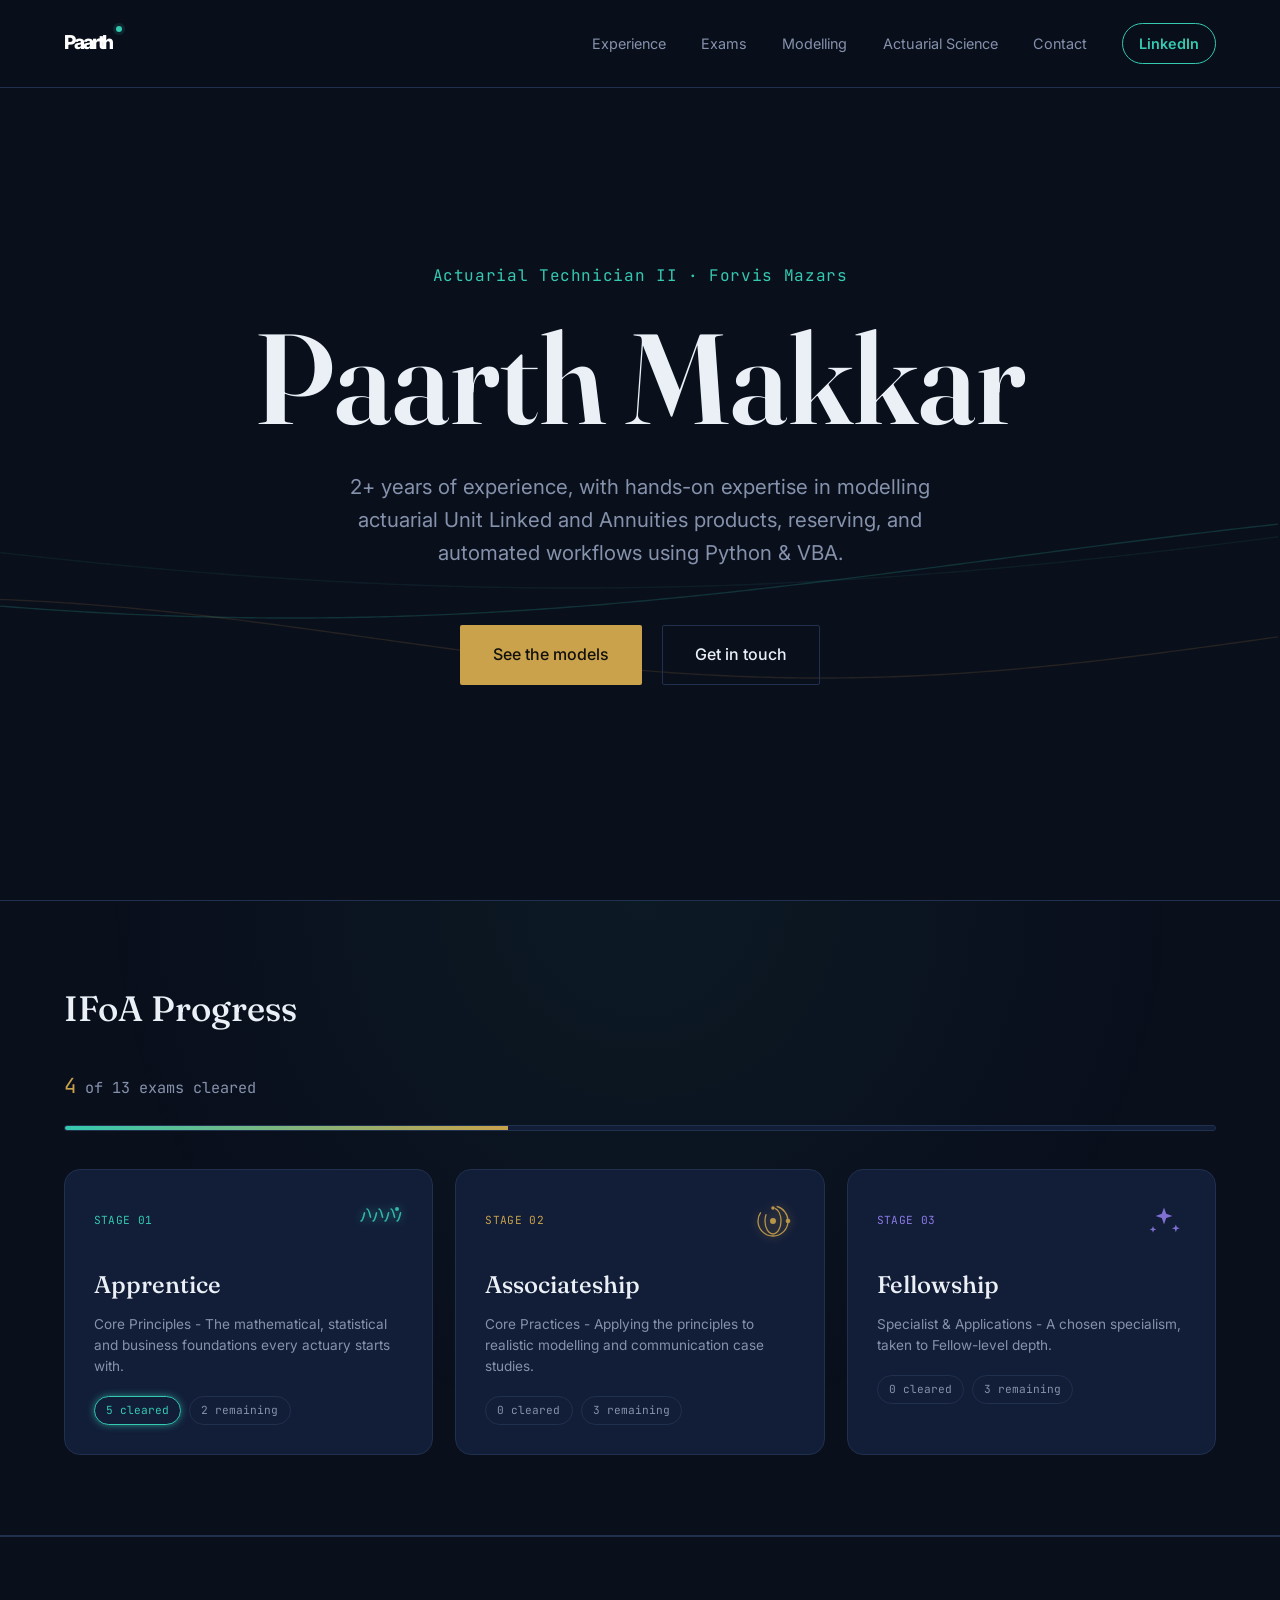
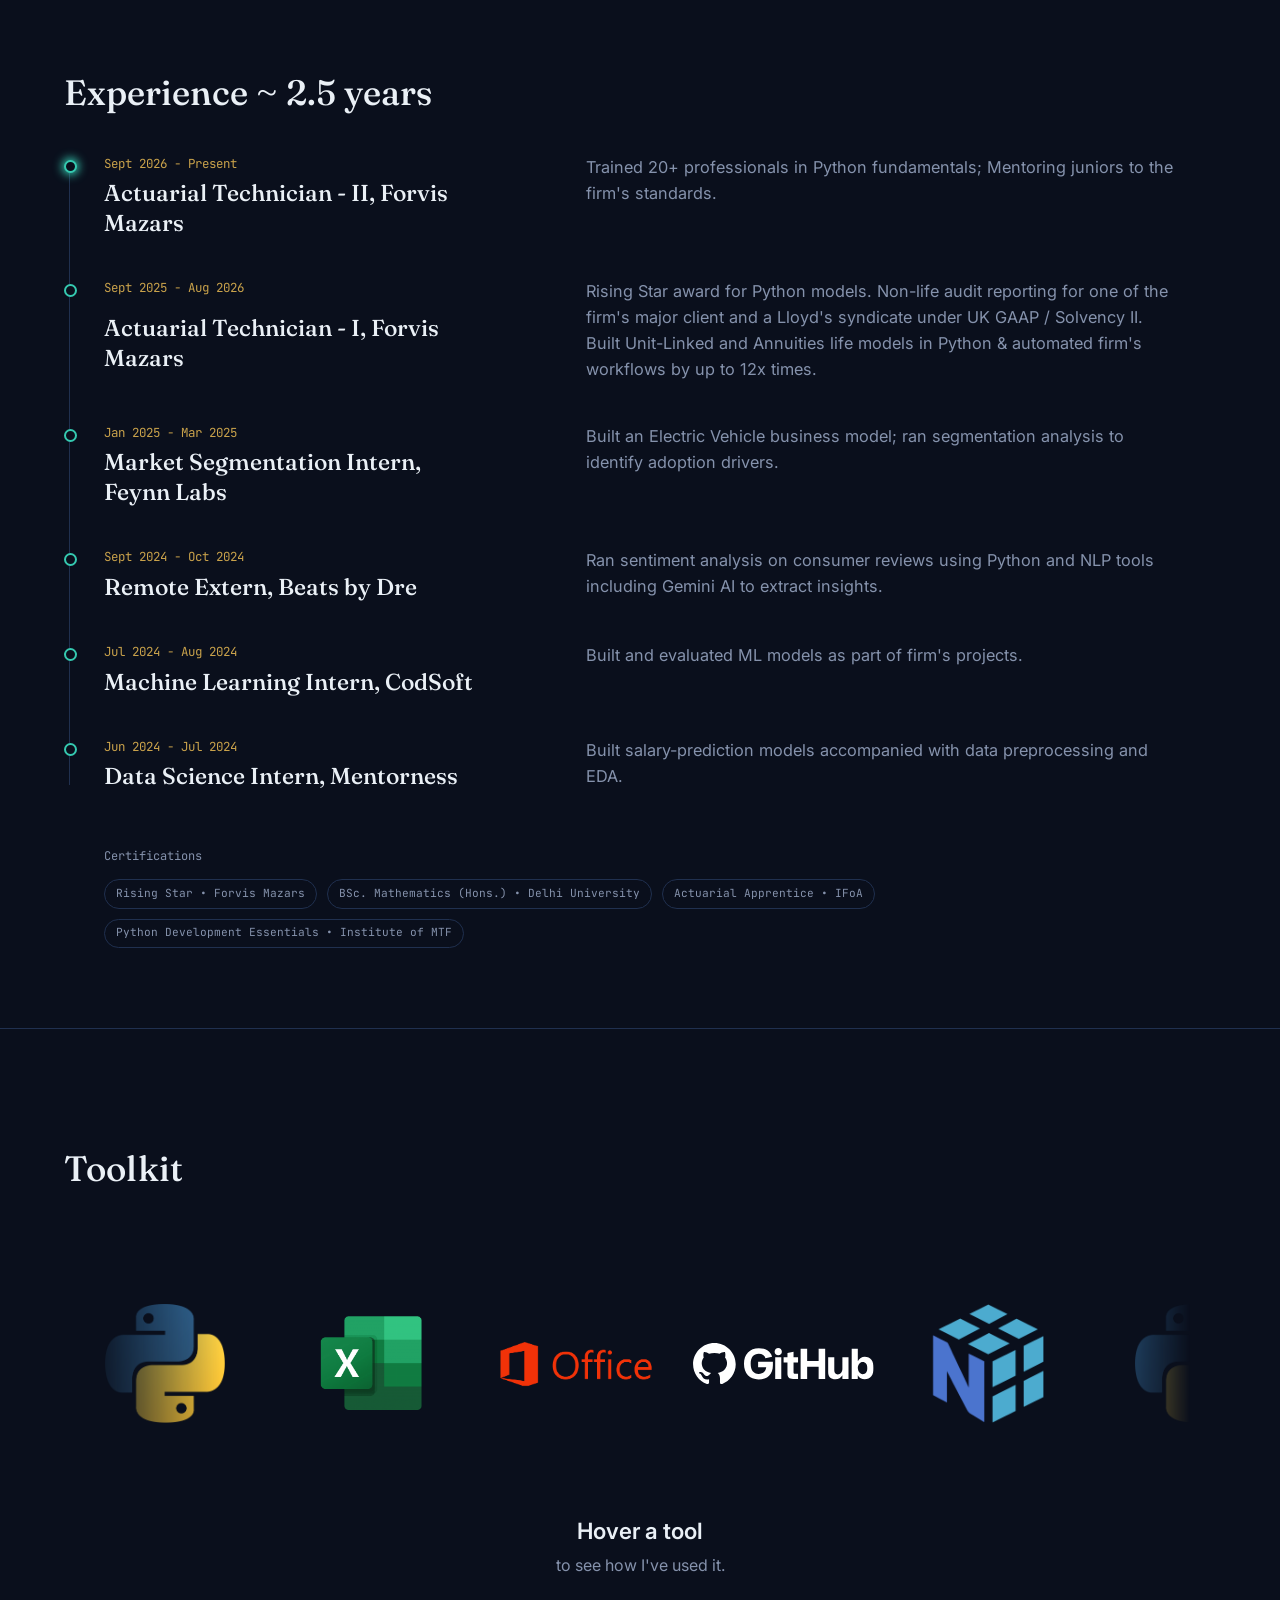
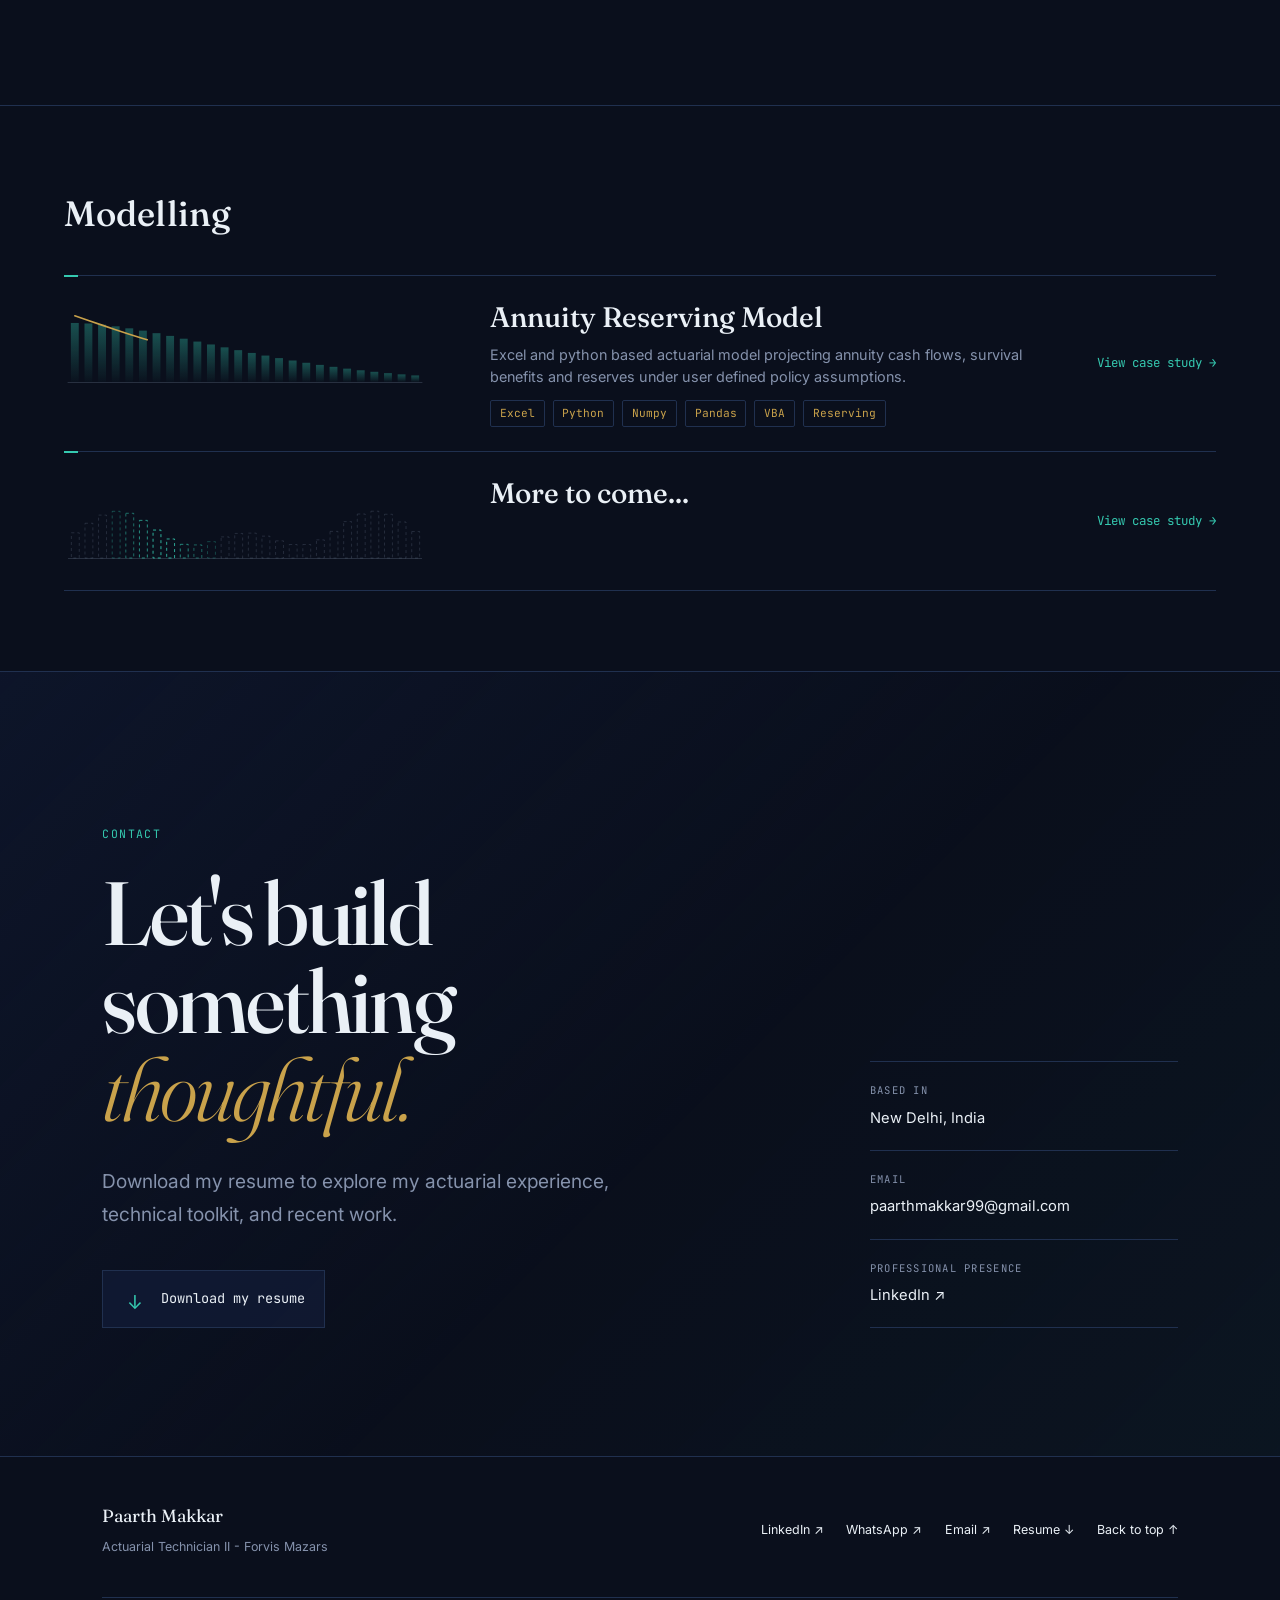
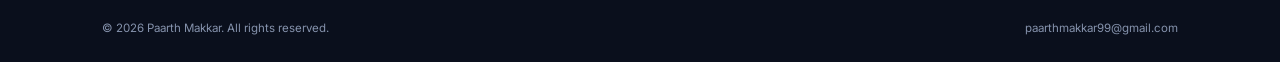
<file: index.html>
<!DOCTYPE html>
<html lang="en">
<head>
<meta charset="UTF-8">
<meta name="viewport" content="width=device-width, initial-scale=1.0">
<title>Paarth Makkar • Actuarial Technician</title>
<script async src="https://www.googletagmanager.com/gtag/js?id=G-KG7TGZZYTG"></script>
<script>
  window.dataLayer = window.dataLayer || [];
  function gtag(){dataLayer.push(arguments);}
  gtag('js', new Date());
  gtag('config', 'G-KG7TGZZYTG');
</script>
<link rel="preconnect" href="https://fonts.googleapis.com">
<link href="https://fonts.googleapis.com/css2?family=Fraunces:opsz,wght@9..144,300;9..144,500;9..144,600&family=Inter:wght@400;500;600&family=JetBrains+Mono:wght@400;500&display=swap" rel="stylesheet">
<link rel="stylesheet" href="assets/css/base.css">
<link rel="stylesheet" href="assets/css/style.css">
<link rel="icon" type="image/x-icon" href="assets/favicon.ico">
</head>
<body>

<canvas id="bg-curve"></canvas>

<header class="nav" id="top">
  <div class="nav__logo" aria-label="Paarth Makkar logo">
    <a href="./" aria-label="Go to home page">
      <span class="nav__logo-mark" aria-hidden="true">Paarth</span>
    </a>
  </div>
  <nav class="nav__links">
    <a href="#work">Experience</a>
    <a href="#exams">Exams</a>
    <a href="#modelling">Modelling</a>
    <a href="pages/actuarial-science/">Actuarial Science</a>
    <a href="#contact">Contact</a>
    <a class="nav__linkedin" href="https://www.linkedin.com/in/paarthmakkar" target="_blank" rel="noopener noreferrer" aria-label="Visit Paarth Makkar on LinkedIn">LinkedIn</a>
  </nav>
</header>

<main>

  <!-- HERO -->
  <section class="hero">
    <div class="hero__text">
      <p class="hero__eyebrow">Actuarial Technician II · Forvis Mazars</p>
      <h1 class="hero__title">Paarth Makkar</h1>
      <p class="hero__lede">2+ years of experience, with hands-on expertise in modelling actuarial Unit Linked and Annuities products, reserving, and automated workflows using Python & VBA.</p>
      <div class="hero__actions">
        <a href="#modelling" class="btn btn--primary">See the models</a>
        <a href="#contact" class="btn btn--ghost">Get in touch</a>
      </div>
    </div>
  </section>

  <!-- EXAMS -->
  <section class="exams" id="exams">
    <div class="exams__inner">
      <h2 class="section-title">IFoA Progress</h2>
      <p class="exams__caption"><span class="exams__count" data-target="5">0</span> of 13 exams cleared</p>
      <div class="exams__track">
        <div class="exams__fill" data-target="38.5"></div>
      </div>
      <div class="branch-grid">
        <article class="branch branch--teal">
          <div class="branch__top">
            <span class="branch__label">STAGE 01</span>
            <svg class="branch__icon icon-wave" viewBox="0 0 44 44" fill="none" stroke="currentColor" stroke-width="1.6" stroke-linecap="round" aria-hidden="true">
              <path class="wave-path" d="M2 22c3 0 3-12 6-12s3 12 6 12 3-12 6-12 3 12 6 12 3-12 6-12 3 12 6 12 3-12 6-12"/>
              <circle class="wave-pulse" cx="38" cy="10" r="2" fill="currentColor" stroke="none"/>
            </svg>
          </div>
          <h3 class="branch__title">Apprentice</h3>
          <p class="branch__desc">Core Principles - The mathematical, statistical and business foundations every actuary starts with.</p>
          <div class="branch__pills">
            <span class="pill pill--glow">5 cleared</span>
            <span class="pill">2 remaining</span>
          </div>
          <div class="branch__exams">
            <span class="ex ex--done">CB1</span>
            <span class="ex ex--done">CM1</span>
            <span class="ex ex--done">CM2</span>
            <span class="ex ex--done">CS1</span>
            <span class="ex ex--done">CS2</span>
            <span class="ex">CB2</span>
            <span class="ex">CB3</span>
          </div>
        </article>

        <article class="branch branch--gold">
          <div class="branch__top">
            <span class="branch__label">STAGE 02</span>
            <svg class="branch__icon icon-orbit" viewBox="0 0 44 44" fill="none" stroke="currentColor" stroke-width="1.3" aria-hidden="true">
              <circle class="orbit-ring orbit-ring--outer" cx="22" cy="22" r="15"/>
              <ellipse class="orbit-ring orbit-ring--inner" cx="22" cy="22" rx="8" ry="13"/>
              <circle class="orbit-core" cx="22" cy="22" r="3" fill="currentColor" stroke="none"/>
              <circle class="orbit-dot orbit-dot--one" cx="37" cy="22" r="2.3" fill="currentColor" stroke="none"/>
              <circle class="orbit-dot orbit-dot--two" cx="22" cy="9" r="1.8" fill="currentColor" stroke="none"/>
            </svg>
          </div>
          <h3 class="branch__title">Associateship</h3>
          <p class="branch__desc">Core Practices - Applying the principles to realistic modelling and communication case studies.</p>
          <div class="branch__pills">
            <span class="pill">0 cleared</span>
            <span class="pill">3 remaining</span>
          </div>
          <div class="branch__exams">
            <span class="ex">CP1</span>
            <span class="ex">CP2</span>
            <span class="ex">CP3</span>
          </div>
        </article>

        <article class="branch branch--violet">
          <div class="branch__top">
            <span class="branch__label">STAGE 03</span>
            <svg class="branch__icon icon-stars" viewBox="0 0 26 26" fill="currentColor" stroke="none">
              <path class="star star--a" d="M13 5l1.3 3.7L18 10l-3.7 1.3L13 15l-1.3-3.7L8 10l3.7-1.3L13 5Z"/>
              <path class="star star--b" d="M20 15l0.6 1.7L22.3 17.3l-1.7 0.6L20 19.6l-0.6-1.7L17.7 17.3l1.7-0.6L20 15Z"/>
              <path class="star star--c" d="M6.5 16l0.5 1.5L8.5 18l-1.5 0.5L6.5 20l-0.5-1.5L4.5 18l1.5-0.5L6.5 16Z"/>
            </svg>
          </div>
          <h3 class="branch__title">Fellowship</h3>
          <p class="branch__desc">Specialist &amp; Applications - A chosen specialism, taken to Fellow-level depth.</p>
          <div class="branch__pills">
            <span class="pill">0 cleared</span>
            <span class="pill">3 remaining</span>
          </div>
          <div class="branch__exams">
            <span class="ex">SP</span>
            <span class="ex">SA</span>
            <span class="ex">FA</span>
          </div>
        </article>
      </div>
    </div>
  </section>

  <!-- EXPERIENCE -->
  <section class="timeline" id="work">
    <div class="timeline__layout">
      <div class="timeline__main">
        <h2 class="section-title">Experience <span id="experience-years"></span></h2>
        <ol class="timeline__list">
          <li class="tl-item tl-item--current">
            <span class="tl-item__date">Sept 2026 - Present</span>
            <h3 class="tl-item__role">Actuarial Technician - II, Forvis Mazars</h3>
            <p class="tl-item__desc">Trained 20+ professionals in Python fundamentals; Mentoring juniors to the firm's standards.</p>
          </li>
          <li class="tl-item">
            <span class="tl-item__date">Sept 2025 - Aug 2026</span>
            <h3 class="tl-item__role">Actuarial Technician - I, Forvis Mazars</h3>
            <p class="tl-item__desc">Rising Star award for Python models. Non-life audit reporting for one of the firm's major client and a Lloyd's syndicate under UK GAAP / Solvency II. Built Unit-Linked and Annuities life models in Python & automated firm's workflows by up to 12x times.</p>
          </li>
          <li class="tl-item">
            <span class="tl-item__date">Jan 2025 - Mar 2025</span>
            <h3 class="tl-item__role">Market Segmentation Intern, Feynn Labs</h3>
            <p class="tl-item__desc">Built an Electric Vehicle business model; ran segmentation analysis to identify adoption drivers.</p>
          </li>
          <li class="tl-item">
            <span class="tl-item__date">Sept 2024 - Oct 2024</span>
            <h3 class="tl-item__role">Remote Extern, Beats by Dre</h3>
            <p class="tl-item__desc">Ran sentiment analysis on consumer reviews using Python and NLP tools including Gemini AI to extract insights.</p>
          </li>
          <li class="tl-item">
            <span class="tl-item__date">Jul 2024 - Aug 2024</span>
            <h3 class="tl-item__role">Machine Learning Intern, CodSoft</h3>
            <p class="tl-item__desc">Built and evaluated ML models as part of firm's projects.</p>
          </li>
          <li class="tl-item">
            <span class="tl-item__date">Jun 2024 - Jul 2024</span>
            <h3 class="tl-item__role">Data Science Intern, Mentorness</h3>
            <p class="tl-item__desc">Built salary-prediction models accompanied with data preprocessing and EDA.</p>
          </li>
        </ol>

        <div class="certs">
          <span class="cert-label">Certifications</span>
          <div class="cert-pills">
            <span class="pill">Rising Star • Forvis Mazars</span>
            <span class="pill">BSc. Mathematics (Hons.) • Delhi University</span>
            <span class="pill">Actuarial Apprentice • IFoA</span>
            <span class="pill">Python Development Essentials • Institute of MTF </span>
          </div>
        </div>
      </div>

    </div>
  </section>

  <!-- TOOLKIT -->
  <section class="toolkit" id="toolkit">
    <h2 class="section-title">Toolkit</h2>
    <div class="skills__marquee">
      <div class="skills__track">
            <div class="skill-tile" data-name="Python" data-use="Core programming language for actuarial modelling - used to build unit-linked and annuities reserving models."><img src="assets/images/logos/python.png" alt="Python logo"></div>
            <div class="skill-tile" data-name="Excel" data-use="Advanced spreadsheet modelling - used for Solvency II and UK GAAP audit reporting and analysis."><img src="assets/images/logos/excel.png" alt="Excel logo"></div>
            <div class="skill-tile" data-name="MS Office" data-use="Core business productivity suite - used for reporting, analysis, modelling, and document workflows in actuarial engagements."><img src="assets/images/logos/office.png" alt="Microsoft Office logo"></div>
            <div class="skill-tile" data-name="GitHub" data-use="Version control for models - version-controlled Python life models on GitHub."><img src="assets/images/logos/github.svg" alt="GitHub logo"></div>
            <div class="skill-tile" data-name="NumPy" data-use="Numerical computing for actuarial and data analysis - used for fast array-based calculations in Python."><img src="assets/images/logos/numpy.png" alt="NumPy logo"></div>
            <div class="skill-tile" aria-hidden="true" data-name="Python" data-use="Core programming language for actuarial modelling - used to build unit-linked and annuities reserving models."><img src="assets/images/logos/python.png" alt=""></div>
            <div class="skill-tile" aria-hidden="true" data-name="Excel" data-use="Advanced spreadsheet modelling - used for Solvency II and UK GAAP audit reporting and analysis."><img src="assets/images/logos/excel.png" alt=""></div>
            <div class="skill-tile" aria-hidden="true" data-name="MS Office" data-use="Core business productivity suite - used for reporting, analysis, modelling, and document workflows in actuarial engagements."><img src="assets/images/logos/office.png" alt=""></div>
            <div class="skill-tile" aria-hidden="true" data-name="GitHub" data-use="Version control for models - version-controlled Python life models on GitHub."><img src="assets/images/logos/github.svg" alt=""></div>
            <div class="skill-tile" aria-hidden="true" data-name="NumPy" data-use="Numerical computing for actuarial and data analysis - used for fast array-based calculations in Python."><img src="assets/images/logos/numpy.png" alt=""></div>
            <div class="skill-tile" aria-hidden="true" data-name="Python" data-use="Core programming language for actuarial modelling - used to build unit-linked and annuities reserving models."><img src="assets/images/logos/python.png" alt="Python logo"></div>
            <div class="skill-tile" aria-hidden="true" data-name="Excel" data-use="Advanced spreadsheet modelling - used for Solvency II and UK GAAP audit reporting and analysis."><img src="assets/images/logos/excel.png" alt="Excel logo"></div>
            <div class="skill-tile" aria-hidden="true" data-name="MS Office" data-use="Core business productivity suite - used for reporting, analysis, modelling, and document workflows in actuarial engagements."><img src="assets/images/logos/office.png" alt="Microsoft Office logo"></div>
            <div class="skill-tile" aria-hidden="true" data-name="GitHub" data-use="Version control for models - version-controlled Python life models on GitHub."><img src="assets/images/logos/github.svg" alt="GitHub logo"></div>
            <div class="skill-tile" aria-hidden="true" data-name="NumPy" data-use="Numerical computing for actuarial and data analysis - used for fast array-based calculations in Python."><img src="assets/images/logos/numpy.png" alt=""></div>
      </div>
    </div>
    <div class="skills__info" id="skills-info">
      <p class="skills__info-tool">Hover a tool</p>
      <p class="skills__info-use">to see how I've used it.</p>
    </div>
  </section>

  <!-- MODELLING -->
  <section class="modelling" id="modelling">
    <div class="modelling__head">
      <h2 class="section-title">Modelling</h2>
    </div>
    <div class="model-grid" id="model-grid">
      <a class="model-card model-card--link" href="pages/annuity-reserving/">
        <div class="model-card__chart" data-chart="reserve"></div>
        <h3 class="model-card__title">Annuity Reserving Model</h3>
        <p class="model-card__desc">Excel and python based actuarial model projecting annuity cash flows, survival benefits and reserves under user defined policy assumptions.</p>
        <div class="model-card__tags"><span>Excel</span><span>Python</span><span>Numpy</span><span>Pandas</span><span>VBA</span><span>Reserving</span></div>
        <span class="model-card__cta">View case study →</span>
      </a>
      <article class="model-card">
        <div class="model-card__chart" data-chart="unitlinked"></div>
        <h3 class="model-card__title">More to come...</h3>
        <a class="model-card__cta" href="#contact">View case study →</a>
      </article>
    </div>
  </section>

  <!-- CONTACT -->
  <section class="contact" id="contact">
    <div class="contact__inner">
      <div class="contact__intro">
        <p class="contact__eyebrow">Contact</p>
        <h2 class="contact__title">Let's build something<br><em>thoughtful.</em></h2>
        <p class="contact__lede">Download my resume to explore my actuarial experience, technical toolkit, and recent work.</p>
          <a class="contact__resume" href="documents/Paarth%20Makkar%20-%205%20papers%20-%202%20years%20exp.pdf" download="Paarth-Makkar-Resume.pdf">
          <span class="contact__resume-icon" aria-hidden="true">↓</span>
          <span>Download my resume</span>
        </a>
      </div>

      <div class="contact__details">
        <div class="contact__detail">
          <span class="contact__detail-label">Based in</span>
          <span>New Delhi, India</span>
        </div>
        <div class="contact__detail">
          <span class="contact__detail-label">Email</span>
          <a href="mailto:paarthmakkar99@gmail.com">paarthmakkar99@gmail.com</a>
        </div>
        <div class="contact__detail">
          <span class="contact__detail-label">Professional presence</span>
          <a href="https://www.linkedin.com/in/paarthmakkar" target="_blank" rel="noopener noreferrer">LinkedIn <span aria-hidden="true">↗</span></a>
        </div>
      </div>
    </div>
  </section>

</main>

<footer class="footer">
  <div class="footer__inner">
    <div class="footer__identity">
      <span class="footer__name">Paarth Makkar</span>
      <span>Actuarial Technician II - Forvis Mazars</span>
    </div>
    <nav class="footer__links" aria-label="Footer links">
      <a href="https://www.linkedin.com/in/paarthmakkar" target="_blank" rel="noopener noreferrer">LinkedIn <span aria-hidden="true">↗</span></a>
      <a href="https://wa.me/917982796215" target="_blank" rel="noopener noreferrer">WhatsApp <span aria-hidden="true">↗</span></a>
      <a href="mailto:paarthmakkar99@gmail.com">Email <span aria-hidden="true">↗</span></a>
      <a href="documents/Paarth%20Makkar%20-%205%20papers%20-%202%20years%20exp.pdf" download="Paarth-Makkar-Resume.pdf">Resume <span aria-hidden="true">↓</span></a>
      <a href="#top">Back to top <span aria-hidden="true">↑</span></a>
    </nav>
  </div>
  <div class="footer__base">
    <span>© <span id="year"></span> Paarth Makkar. All rights reserved.</span>
    <a href="mailto:paarthmakkar99@gmail.com">paarthmakkar99@gmail.com</a>
  </div>
</footer>

<script src="assets/js/script.js"></script>
</body>
</html>
</file>
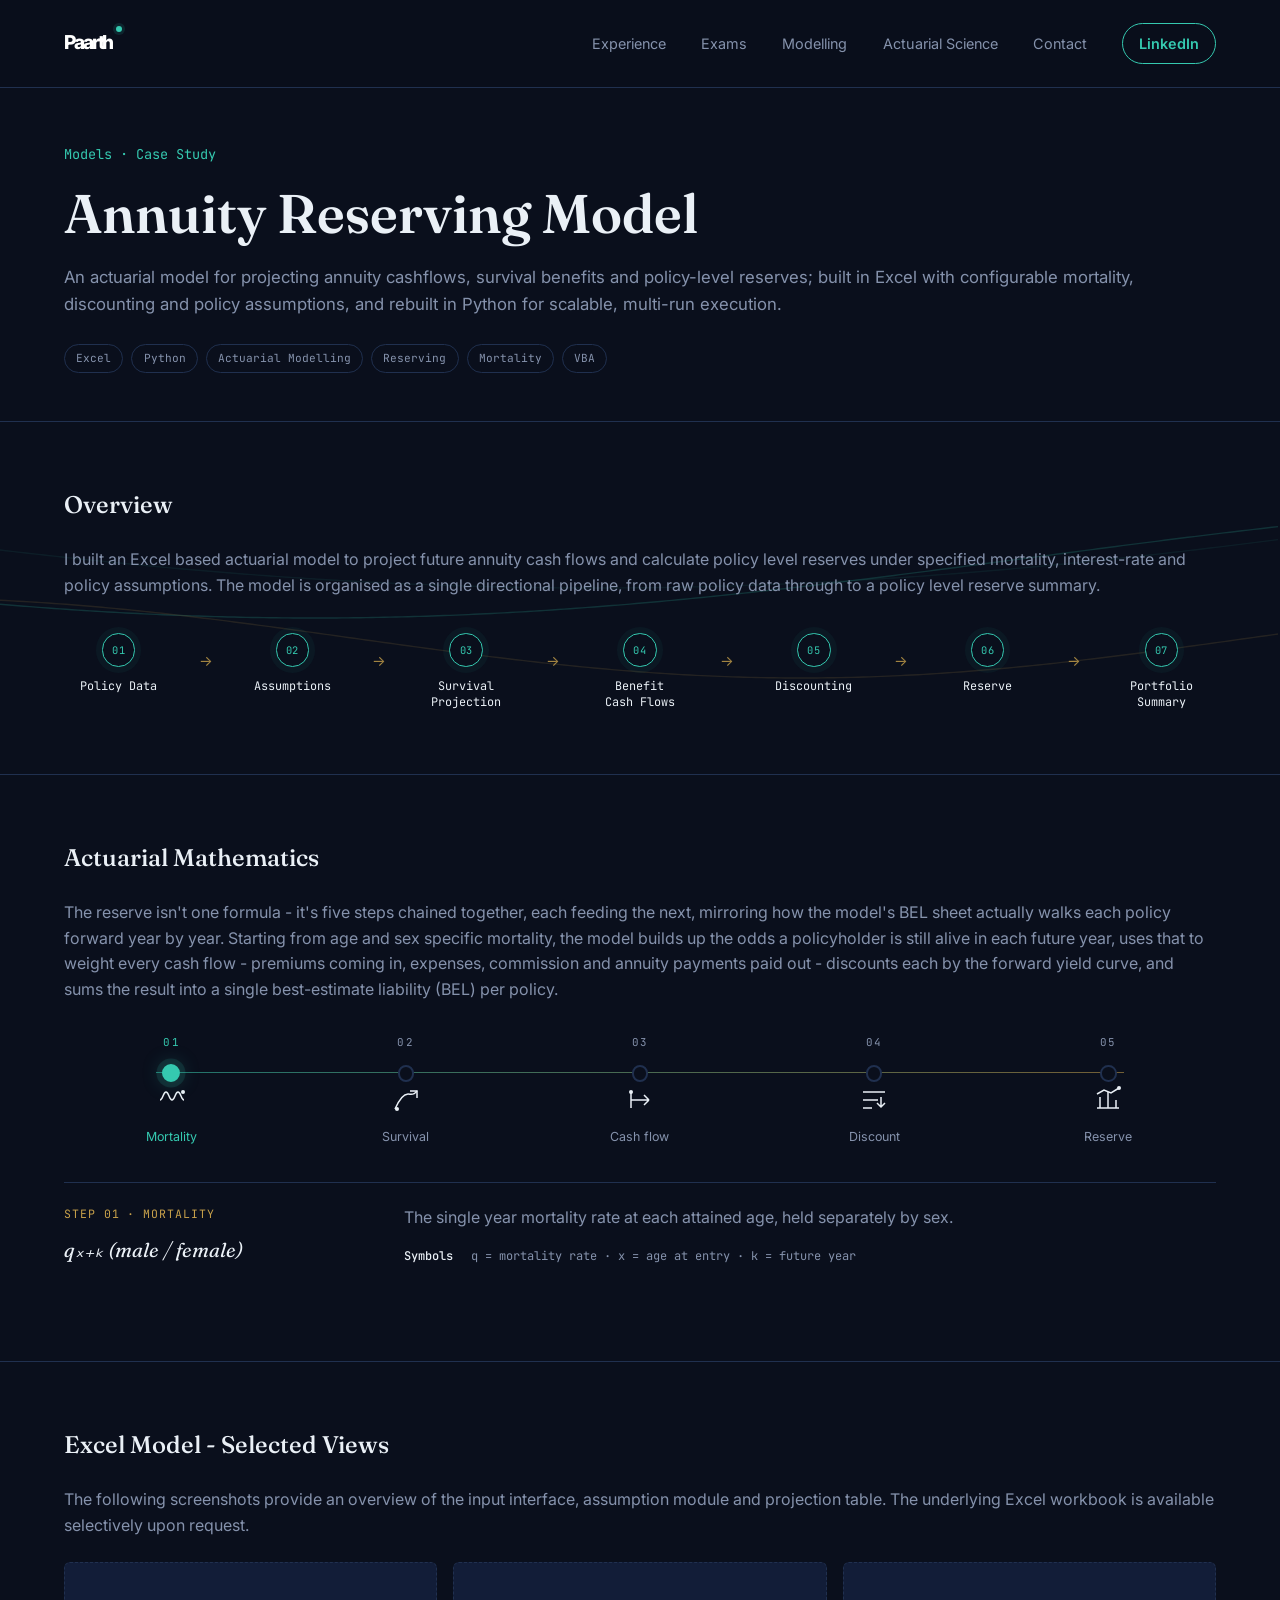
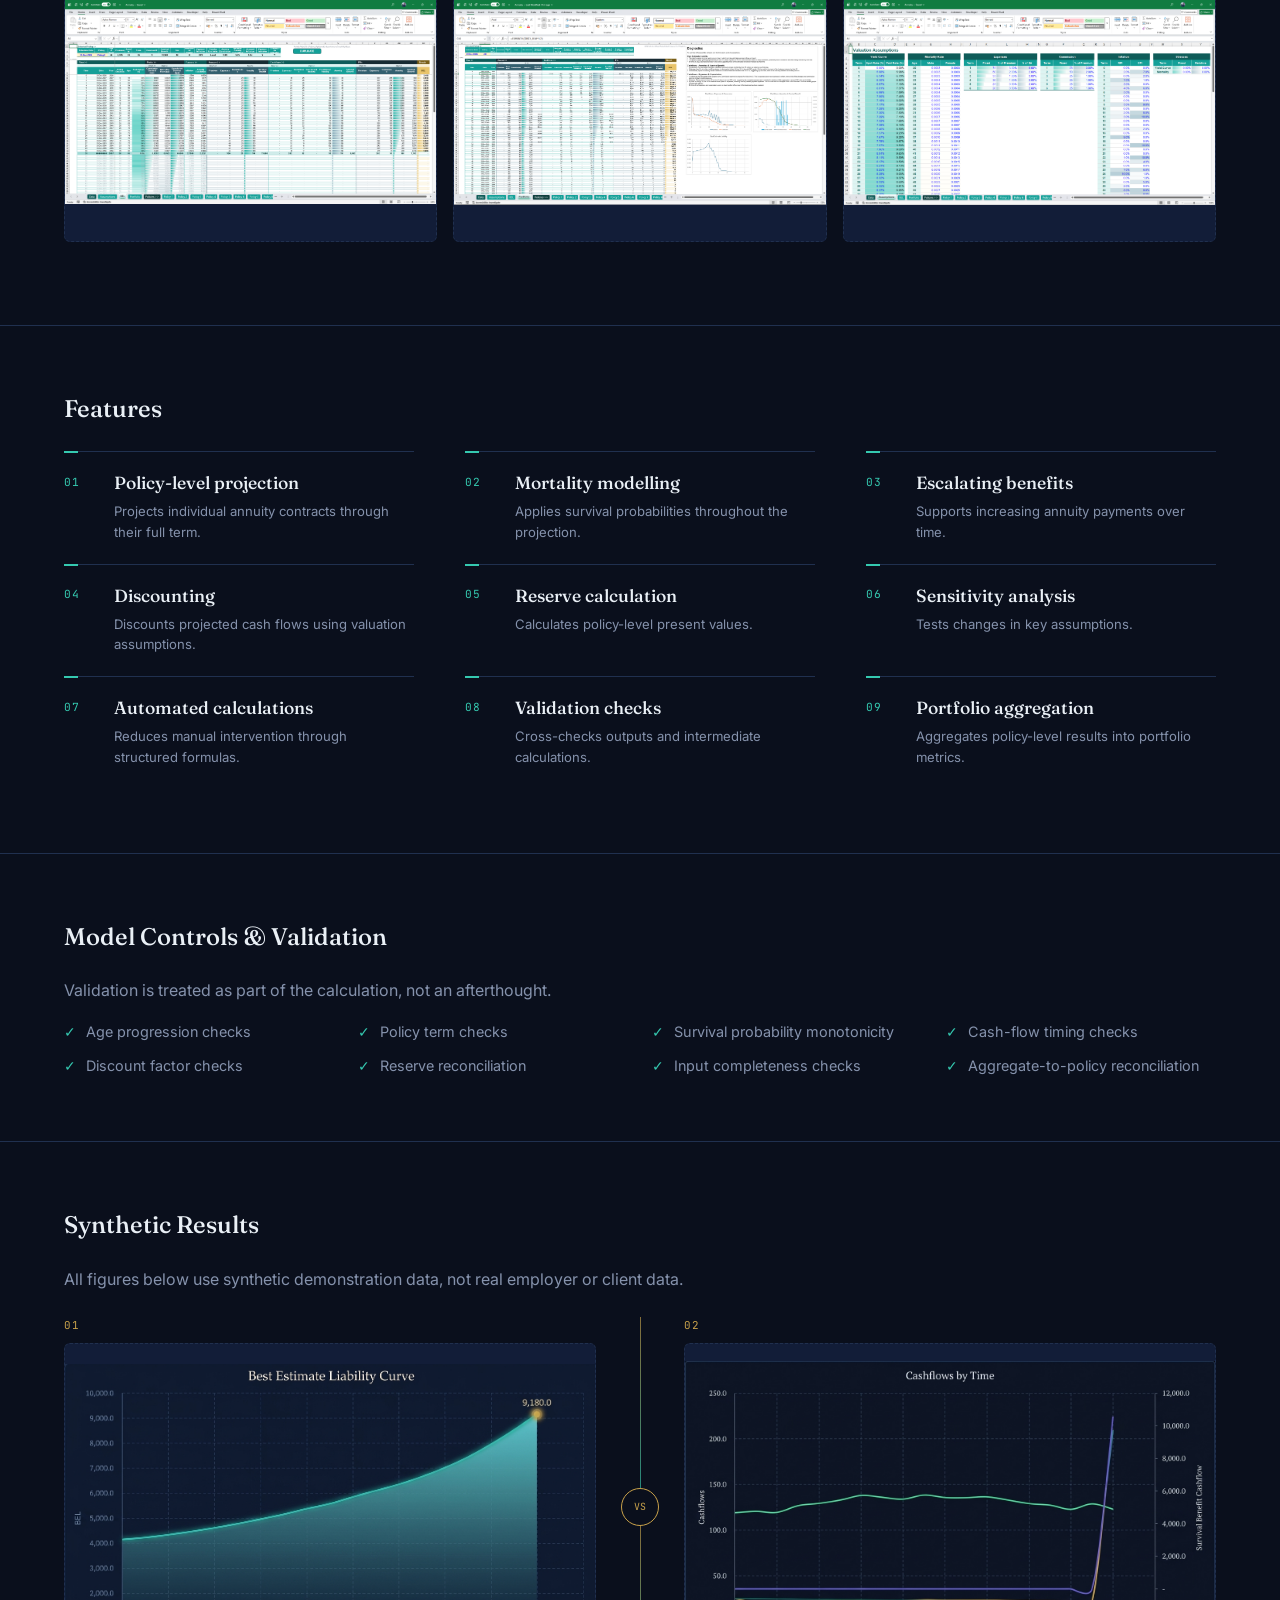
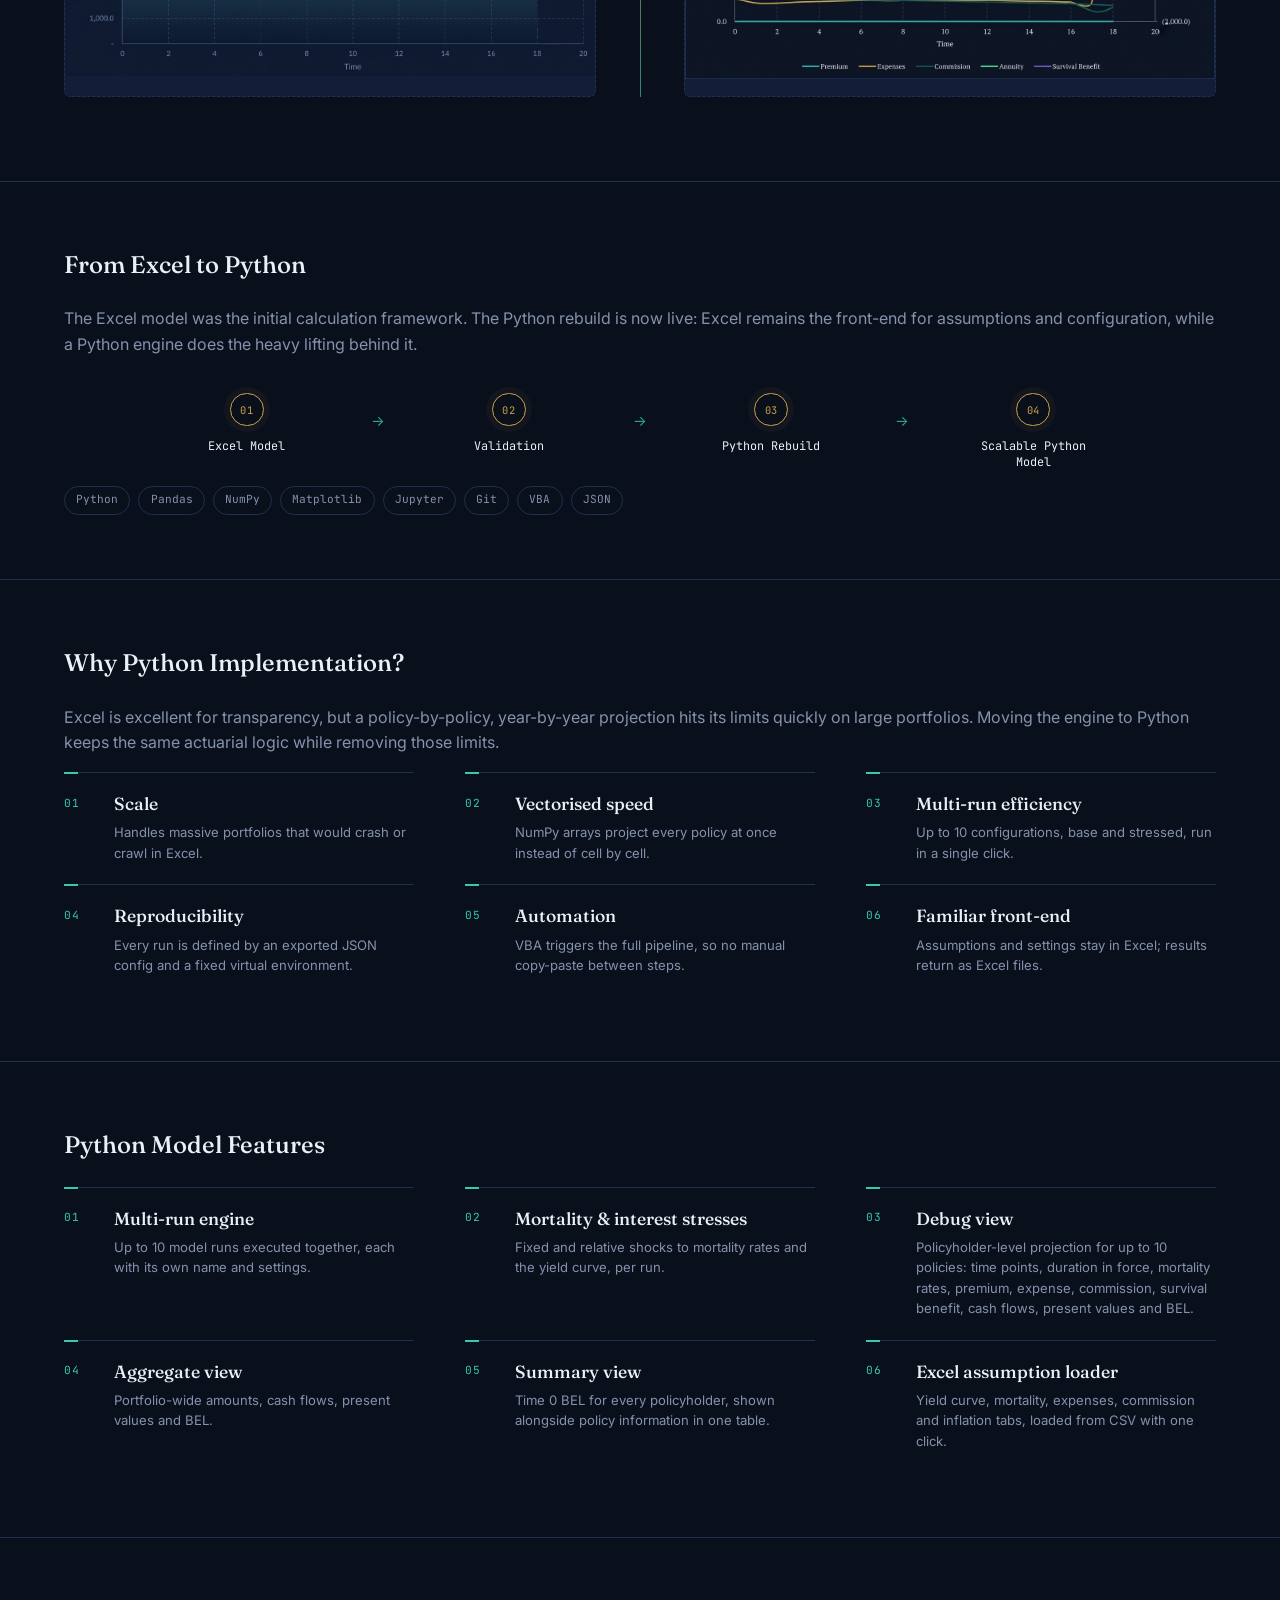
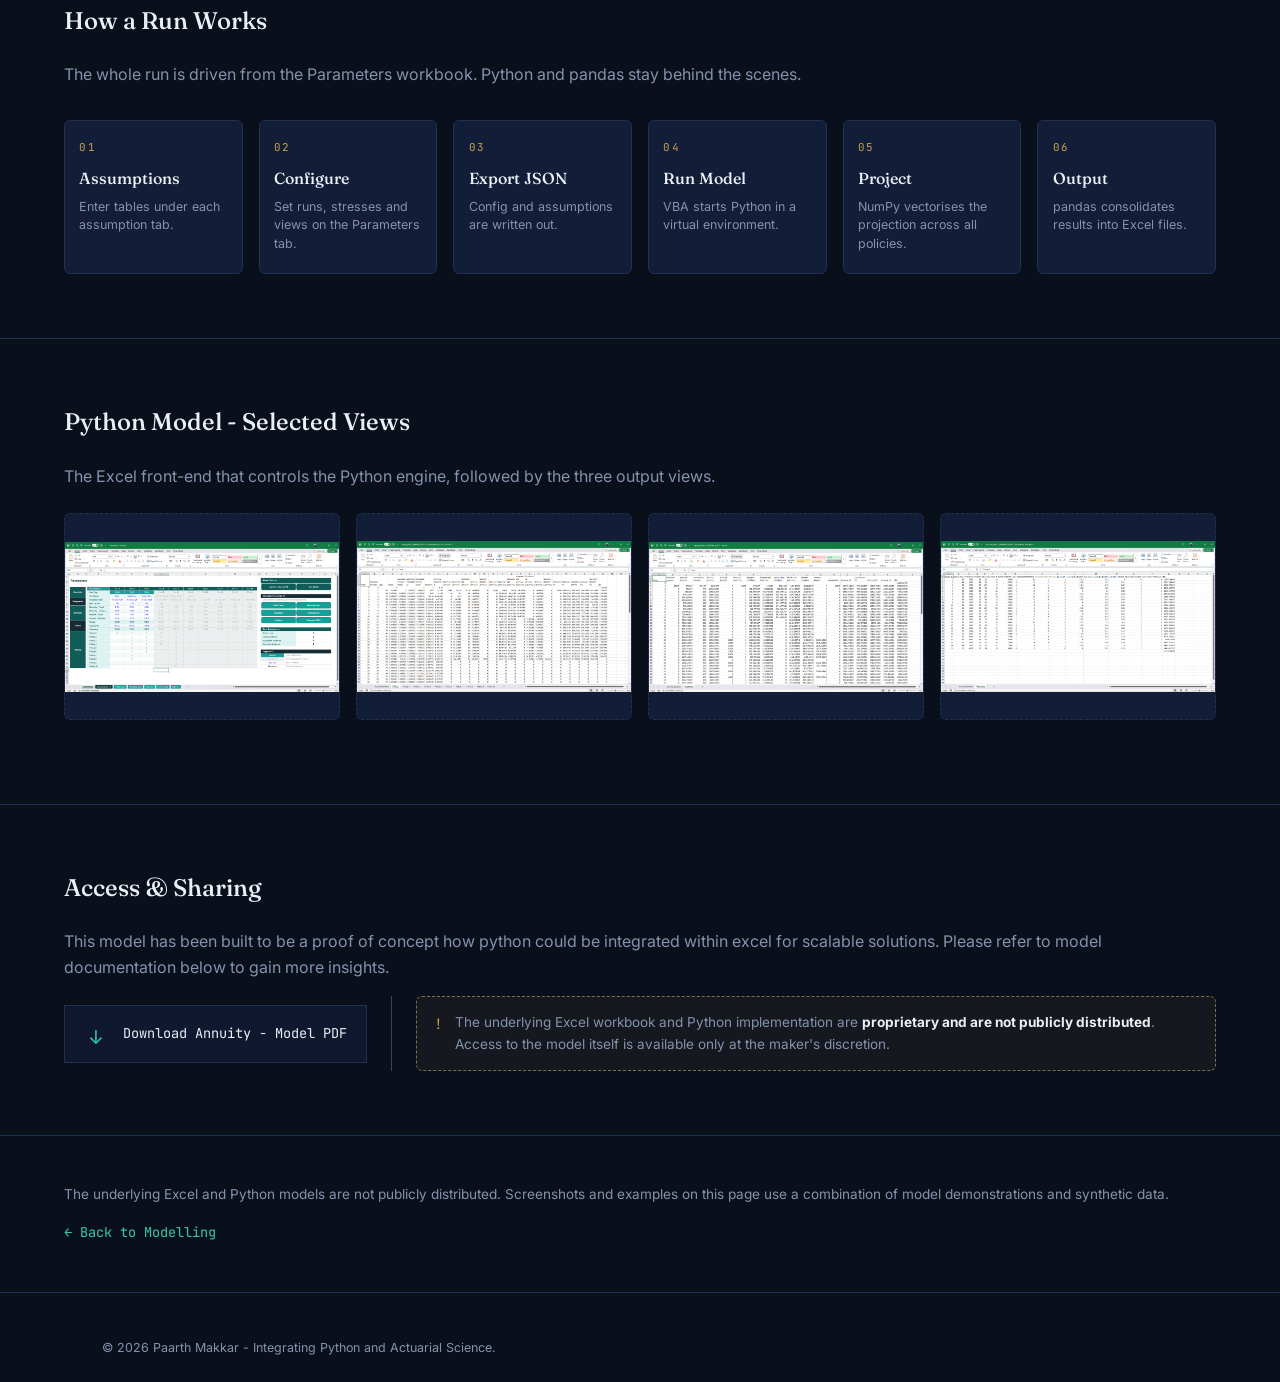
<file: pages/annuity-reserving/index.html>
<!DOCTYPE html>
<html lang="en">
<head>
<meta charset="UTF-8">
<meta name="viewport" content="width=device-width, initial-scale=1.0">
<title>Annuity Reserving Model - Paarth Makkar</title>
<link rel="preconnect" href="https://fonts.googleapis.com">
<link href="https://fonts.googleapis.com/css2?family=Fraunces:opsz,wght@9..144,300;9..144,500;9..144,600&family=Inter:wght@400;500;600&family=JetBrains+Mono:wght@400;500&display=swap" rel="stylesheet">
<link rel="stylesheet" href="../../assets/css/base.css">
<link rel="stylesheet" href="annuity-reserving.css">
<link rel="icon" type="image/x-icon" href="../../assets/favicon.ico">
</head>
<body>

<canvas id="bg-curve"></canvas>

<header class="nav">
  <div class="nav__logo" aria-label="Paarth Makkar logo">
    <a href="../../" aria-label="Go to home page">
      <span class="nav__logo-mark" aria-hidden="true">Paarth</span>
    </a>
  </div>
  <nav class="nav__links">
    <a href="../../#work">Experience</a>
    <a href="../../#exams">Exams</a>
    <a href="../../#modelling">Modelling</a>
    <a href="../actuarial-science/">Actuarial Science</a>
    <a href="../../#contact">Contact</a>
    <a class="nav__linkedin" href="https://www.linkedin.com/in/paarthmakkar" target="_blank" rel="noopener noreferrer" aria-label="Visit Paarth Makkar on LinkedIn">LinkedIn</a>
  </nav>
</header>

<main>

  <!-- HERO -->
  <section class="project-hero">
    <p class="project-hero__eyebrow">Models · Case Study</p>
    <h1 class="project-hero__title">Annuity Reserving Model</h1>
    <p class="project-hero__lede">An actuarial model for projecting annuity cashflows, survival benefits and policy-level reserves; built in Excel with configurable mortality, discounting and policy assumptions, and rebuilt in Python for scalable, multi-run execution.</p>
    <div class="project-hero__tags">
      <span class="pill">Excel</span>
      <span class="pill">Python</span>
      <span class="pill">Actuarial Modelling</span>
      <span class="pill">Reserving</span>
      <span class="pill">Mortality</span>
      <span class="pill">VBA</span>
    </div>
  </section>

  <!-- OVERVIEW -->
  <section class="project-section" id="overview">
    <h2 class="project-section__title">Overview</h2>
    <p>I built an Excel based actuarial model to project future annuity cash flows and calculate policy level reserves under specified mortality, interest-rate and policy assumptions. The model is organised as a single directional pipeline, from raw policy data through to a policy level reserve summary.</p>
    <div class="flow">
      <span class="flow__step"><span class="flow__index">01</span><span>Policy Data</span></span><span class="flow__arrow" aria-hidden="true">→</span>
      <span class="flow__step"><span class="flow__index">02</span><span>Assumptions</span></span><span class="flow__arrow" aria-hidden="true">→</span>
      <span class="flow__step"><span class="flow__index">03</span><span>Survival Projection</span></span><span class="flow__arrow" aria-hidden="true">→</span>
      <span class="flow__step"><span class="flow__index">04</span><span>Benefit Cash Flows</span></span><span class="flow__arrow" aria-hidden="true">→</span>
      <span class="flow__step"><span class="flow__index">05</span><span>Discounting</span></span><span class="flow__arrow" aria-hidden="true">→</span>
      <span class="flow__step"><span class="flow__index">06</span><span>Reserve</span></span><span class="flow__arrow" aria-hidden="true">→</span>
      <span class="flow__step"><span class="flow__index">07</span><span>Portfolio Summary</span></span>
    </div>
  </section>

  <!-- ACTUARIAL MATHEMATICS -->
  <section class="project-section" id="mathematics">
    <h2 class="project-section__title">Actuarial Mathematics</h2>
    <p>The reserve isn't one formula - it's five steps chained together, each feeding the next, mirroring how the model's BEL sheet actually walks each policy forward year by year. Starting from age and sex specific mortality, the model builds up the odds a policyholder is still alive in each future year, uses that to weight every cash flow - premiums coming in, expenses, commission and annuity payments paid out - discounts each by the forward yield curve, and sums the result into a single best-estimate liability (BEL) per policy.</p>

    <div class="formula-chain" aria-label="Annuity reserving formula chain">
      <div class="formula-chain__nodes" role="tablist" aria-label="Formula steps">
        <button class="formula-node is-active" type="button" role="tab" aria-selected="true" aria-controls="formula-detail-1" data-formula="1">
          <span class="formula-node__step">01</span>
          <span class="formula-node__formula" aria-hidden="true"><svg viewBox="0 0 32 32" fill="none" stroke="currentColor" stroke-width="1.5"><path d="M4 16c3 0 3-8 6-8s3 8 6 8 3-8 6-8 3 8 6 8"/><circle cx="27" cy="8" r="2" fill="currentColor" stroke="none"/></svg></span>
          <span class="formula-node__label">Mortality</span>
        </button>
        <button class="formula-node" type="button" role="tab" aria-selected="false" aria-controls="formula-detail-2" data-formula="2">
          <span class="formula-node__step">02</span>
          <span class="formula-node__formula" aria-hidden="true"><svg viewBox="0 0 32 32" fill="none" stroke="currentColor" stroke-width="1.5"><path d="M5 25c4-9 8-15 13-15 3 0 5 2 9-3"/><path d="M20 7h7v7"/><circle cx="7" cy="25" r="2" fill="currentColor" stroke="none"/></svg></span>
          <span class="formula-node__label">Survival</span>
        </button>
        <button class="formula-node" type="button" role="tab" aria-selected="false" aria-controls="formula-detail-3" data-formula="3">
          <span class="formula-node__step">03</span>
          <span class="formula-node__formula" aria-hidden="true"><svg viewBox="0 0 32 32" fill="none" stroke="currentColor" stroke-width="1.5"><path d="M7 8v16M7 16h18M25 16l-5-5M25 16l-5 5"/><circle cx="7" cy="8" r="2" fill="currentColor" stroke="none"/></svg></span>
          <span class="formula-node__label">Cash flow</span>
        </button>
        <button class="formula-node" type="button" role="tab" aria-selected="false" aria-controls="formula-detail-4" data-formula="4">
          <span class="formula-node__step">04</span>
          <span class="formula-node__formula" aria-hidden="true"><svg viewBox="0 0 32 32" fill="none" stroke="currentColor" stroke-width="1.5"><path d="M5 8h22M5 16h15M5 24h9"/><path d="M23 13v10M19 19l4 4 4-4"/></svg></span>
          <span class="formula-node__label">Discount</span>
        </button>
        <button class="formula-node" type="button" role="tab" aria-selected="false" aria-controls="formula-detail-5" data-formula="5">
          <span class="formula-node__step">05</span>
          <span class="formula-node__formula" aria-hidden="true"><svg viewBox="0 0 32 32" fill="none" stroke="currentColor" stroke-width="1.5"><path d="M5 24h22M8 24V13M16 24V8M24 24V16"/><path d="M5 10l7-4 7 3 8-5"/><circle cx="27" cy="4" r="2" fill="currentColor" stroke="none"/></svg></span>
          <span class="formula-node__label">Reserve</span>
        </button>
      </div>

      <div class="formula-detail" id="formula-detail-1" role="tabpanel" aria-live="polite">
        <div class="formula-detail__heading">
          <span class="formula-detail__kicker">Step 01 · Mortality</span>
          <span class="formula-detail__equation">qₓ₊ₖ (male / female)</span>
        </div>
        <div class="formula-detail__copy">
          <p class="formula-detail__meaning">The single year mortality rate at each attained age, held separately by sex.</p>
          <p class="formula-detail__symbols"><strong>Symbols</strong> <span>q = mortality rate · x = age at entry · k = future year</span></p>
        </div>
      </div>
    </div>

  </section>

  <!-- EXCEL SCREENSHOTS -->
  <section class="project-section" id="screenshots">
    <h2 class="project-section__title">Excel Model - Selected Views</h2>
    <p>The following screenshots provide an overview of the input interface, assumption module and projection table. The underlying Excel workbook is available selectively upon request.</p>

    <div class="placeholder-gallery" aria-label="Excel model selected views">
      <div class="placeholder-shot placeholder-shot--image" tabindex="0" role="button" aria-haspopup="dialog" aria-label="Open policy input screen in image viewer">
        <img class="placeholder-shot__image" src="../../assets/images/models/annuity-reserving/input-screen.png" alt="Policy input screen showing the annuity model input interface">
      </div>
      <div class="placeholder-shot placeholder-shot--image" tabindex="0" role="button" aria-haspopup="dialog" aria-label="Open assumptions module in image viewer">
        <img class="placeholder-shot__image" src="../../assets/images/models/annuity-reserving/assumptions.png" alt="Assumptions module for the annuity model">
      </div>
      <div class="placeholder-shot placeholder-shot--image" tabindex="0" role="button" aria-haspopup="dialog" aria-label="Open projection table in image viewer">
        <img class="placeholder-shot__image" src="../../assets/images/models/annuity-reserving/projection-table.png" alt="Projection table for the annuity model">
      </div>
    </div>

    <div class="image-viewer" id="image-viewer" role="dialog" aria-modal="true" aria-labelledby="image-viewer-title" hidden>
      <div class="image-viewer__backdrop" data-viewer-close></div>
      <div class="image-viewer__panel">
        <div class="image-viewer__topbar">
          <p class="image-viewer__title" id="image-viewer-title">Policy input screen</p>
          <button class="image-viewer__close" type="button" aria-label="Close image viewer" data-viewer-close>×</button>
        </div>
        <div class="image-viewer__stage">
          <button class="image-viewer__nav image-viewer__nav--previous" type="button" aria-label="Previous image" data-viewer-previous>←</button>
          <img class="image-viewer__image" alt="" data-viewer-image>
          <button class="image-viewer__nav image-viewer__nav--next" type="button" aria-label="Next image" data-viewer-next>→</button>
        </div>
        <div class="image-viewer__controls">
          <button type="button" data-viewer-zoom-out aria-label="Zoom out">−</button>
          <span data-viewer-zoom-level>100%</span>
          <button type="button" data-viewer-zoom-in aria-label="Zoom in">+</button>
          <span class="image-viewer__counter" data-viewer-counter>1 / 3</span>
        </div>
      </div>
    </div>

  </section>

  <!-- FEATURES -->
  <section class="project-section" id="features">
    <h2 class="project-section__title">Features</h2>
    <div class="feature-list">
      <article class="feature-item"><span class="feature-item__index">01</span><div><h3 class="feature-item__name">Policy-level projection</h3><p class="feature-item__desc">Projects individual annuity contracts through their full term.</p></div></article>
      <article class="feature-item"><span class="feature-item__index">02</span><div><h3 class="feature-item__name">Mortality modelling</h3><p class="feature-item__desc">Applies survival probabilities throughout the projection.</p></div></article>
      <article class="feature-item"><span class="feature-item__index">03</span><div><h3 class="feature-item__name">Escalating benefits</h3><p class="feature-item__desc">Supports increasing annuity payments over time.</p></div></article>
      <article class="feature-item"><span class="feature-item__index">04</span><div><h3 class="feature-item__name">Discounting</h3><p class="feature-item__desc">Discounts projected cash flows using valuation assumptions.</p></div></article>
      <article class="feature-item"><span class="feature-item__index">05</span><div><h3 class="feature-item__name">Reserve calculation</h3><p class="feature-item__desc">Calculates policy-level present values.</p></div></article>
      <article class="feature-item"><span class="feature-item__index">06</span><div><h3 class="feature-item__name">Sensitivity analysis</h3><p class="feature-item__desc">Tests changes in key assumptions.</p></div></article>
      <article class="feature-item"><span class="feature-item__index">07</span><div><h3 class="feature-item__name">Automated calculations</h3><p class="feature-item__desc">Reduces manual intervention through structured formulas.</p></div></article>
      <article class="feature-item"><span class="feature-item__index">08</span><div><h3 class="feature-item__name">Validation checks</h3><p class="feature-item__desc">Cross-checks outputs and intermediate calculations.</p></div></article>
      <article class="feature-item"><span class="feature-item__index">09</span><div><h3 class="feature-item__name">Portfolio aggregation</h3><p class="feature-item__desc">Aggregates policy-level results into portfolio metrics.</p></div></article>
    </div>
  </section>

  <!-- VALIDATION -->
  <section class="project-section" id="validation">
    <h2 class="project-section__title">Model Controls &amp; Validation</h2>
    <p>Validation is treated as part of the calculation, not an afterthought.</p>
    <ul class="checklist">
      <li>Age progression checks</li>
      <li>Policy term checks</li>
      <li>Survival probability monotonicity</li>
      <li>Cash-flow timing checks</li>
      <li>Discount factor checks</li>
      <li>Reserve reconciliation</li>
      <li>Input completeness checks</li>
      <li>Aggregate-to-policy reconciliation</li>
    </ul>
  </section>

  <!-- SYNTHETIC RESULTS -->
  <section class="project-section" id="results">
    <h2 class="project-section__title">Synthetic Results</h2>
    <p>All figures below use synthetic demonstration data, not real employer or client data.</p>
    <div class="results-pair" aria-label="Synthetic result charts">
      <div class="results-pair__item" tabindex="0" role="img" aria-label="BEL curve">
        <span class="results-pair__index">01</span>
        <div class="placeholder-shot">
          <img class="placeholder-shot__image" src="../../assets/images/models/annuity-reserving/BEL%20Curve.png" alt="BEL curve showing synthetic reserve results">
        </div>
      </div>
      <div class="results-pair__connector" aria-hidden="true"><span>VS</span></div>
      <div class="results-pair__item" tabindex="0" role="img" aria-label="Cashflow curve">
        <span class="results-pair__index">02</span>
        <div class="placeholder-shot">
          <img class="placeholder-shot__image" src="../../assets/images/models/annuity-reserving/Cashflow%20Curve.png" alt="Cashflow curve showing synthetic portfolio cash flows">
        </div>
      </div>
    </div>
  </section>

  <!-- PYTHON REBUILD -->
  <section class="project-section" id="python-rebuild">
    <h2 class="project-section__title">From Excel to Python</h2>
    <p>The Excel model was the initial calculation framework. The Python rebuild is now live: Excel remains the front-end for assumptions and configuration, while a Python engine does the heavy lifting behind it.</p>
    <div class="flow">
      <span class="flow__step"><span class="flow__index">01</span><span>Excel Model</span></span><span class="flow__arrow" aria-hidden="true">→</span>
      <span class="flow__step"><span class="flow__index">02</span><span>Validation</span></span><span class="flow__arrow" aria-hidden="true">→</span>
      <span class="flow__step"><span class="flow__index">03</span><span>Python Rebuild</span></span><span class="flow__arrow" aria-hidden="true">→</span>
      <span class="flow__step"><span class="flow__index">04</span><span>Scalable Python Model</span></span>
    </div>
    <div class="stack-pills">
      <span class="pill">Python</span>
      <span class="pill">Pandas</span>
      <span class="pill">NumPy</span>
      <span class="pill">Matplotlib</span>
      <span class="pill">Jupyter</span>
      <span class="pill">Git</span>
      <span class="pill">VBA</span>
      <span class="pill">JSON</span>
    </div>
  </section>

  <!-- WHY PYTHON -->
  <section class="project-section" id="python-why">
    <h2 class="project-section__title">Why Python Implementation?</h2>
    <p>Excel is excellent for transparency, but a policy-by-policy, year-by-year projection hits its limits quickly on large portfolios. Moving the engine to Python keeps the same actuarial logic while removing those limits.</p>
    <div class="feature-list">
      <article class="feature-item reveal"><span class="feature-item__index">01</span><div><h3 class="feature-item__name">Scale</h3><p class="feature-item__desc">Handles massive portfolios that would crash or crawl in Excel.</p></div></article>
      <article class="feature-item reveal"><span class="feature-item__index">02</span><div><h3 class="feature-item__name">Vectorised speed</h3><p class="feature-item__desc">NumPy arrays project every policy at once instead of cell by cell.</p></div></article>
      <article class="feature-item reveal"><span class="feature-item__index">03</span><div><h3 class="feature-item__name">Multi-run efficiency</h3><p class="feature-item__desc">Up to 10 configurations, base and stressed, run in a single click.</p></div></article>
      <article class="feature-item reveal"><span class="feature-item__index">04</span><div><h3 class="feature-item__name">Reproducibility</h3><p class="feature-item__desc">Every run is defined by an exported JSON config and a fixed virtual environment.</p></div></article>
      <article class="feature-item reveal"><span class="feature-item__index">05</span><div><h3 class="feature-item__name">Automation</h3><p class="feature-item__desc">VBA triggers the full pipeline, so no manual copy-paste between steps.</p></div></article>
      <article class="feature-item reveal"><span class="feature-item__index">06</span><div><h3 class="feature-item__name">Familiar front-end</h3><p class="feature-item__desc">Assumptions and settings stay in Excel; results return as Excel files.</p></div></article>
    </div>
  </section>

  <!-- PYTHON FEATURES -->
  <section class="project-section" id="python-features">
    <h2 class="project-section__title">Python Model Features</h2>
    <div class="feature-list">
      <article class="feature-item reveal"><span class="feature-item__index">01</span><div><h3 class="feature-item__name">Multi-run engine</h3><p class="feature-item__desc">Up to 10 model runs executed together, each with its own name and settings.</p></div></article>
      <article class="feature-item reveal"><span class="feature-item__index">02</span><div><h3 class="feature-item__name">Mortality &amp; interest stresses</h3><p class="feature-item__desc">Fixed and relative shocks to mortality rates and the yield curve, per run.</p></div></article>
      <article class="feature-item reveal"><span class="feature-item__index">03</span><div><h3 class="feature-item__name">Debug view</h3><p class="feature-item__desc">Policyholder-level projection for up to 10 policies: time points, duration in force, mortality rates, premium, expense, commission, survival benefit, cash flows, present values and BEL.</p></div></article>
      <article class="feature-item reveal"><span class="feature-item__index">04</span><div><h3 class="feature-item__name">Aggregate view</h3><p class="feature-item__desc">Portfolio-wide amounts, cash flows, present values and BEL.</p></div></article>
      <article class="feature-item reveal"><span class="feature-item__index">05</span><div><h3 class="feature-item__name">Summary view</h3><p class="feature-item__desc">Time 0 BEL for every policyholder, shown alongside policy information in one table.</p></div></article>
      <article class="feature-item reveal"><span class="feature-item__index">06</span><div><h3 class="feature-item__name">Excel assumption loader</h3><p class="feature-item__desc">Yield curve, mortality, expenses, commission and inflation tabs, loaded from CSV with one click.</p></div></article>
    </div>
  </section>

  <!-- PYTHON WORKFLOW -->
  <section class="project-section" id="python-workflow">
    <h2 class="project-section__title">How a Run Works</h2>
    <p>The whole run is driven from the Parameters workbook. Python and pandas stay behind the scenes.</p>
    <ol class="py-steps">
      <li class="py-step reveal"><span class="py-step__index">01</span><h3>Assumptions</h3><p>Enter tables under each assumption tab.</p></li>
      <li class="py-step reveal"><span class="py-step__index">02</span><h3>Configure</h3><p>Set runs, stresses and views on the Parameters tab.</p></li>
      <li class="py-step reveal"><span class="py-step__index">03</span><h3>Export JSON</h3><p>Config and assumptions are written out.</p></li>
      <li class="py-step reveal"><span class="py-step__index">04</span><h3>Run Model</h3><p>VBA starts Python in a virtual environment.</p></li>
      <li class="py-step reveal"><span class="py-step__index">05</span><h3>Project</h3><p>NumPy vectorises the projection across all policies.</p></li>
      <li class="py-step reveal"><span class="py-step__index">06</span><h3>Output</h3><p>pandas consolidates results into Excel files.</p></li>
    </ol>
  </section>

  <!-- PYTHON SCREENSHOTS -->
  <section class="project-section" id="python-screenshots">
    <h2 class="project-section__title">Python Model - Selected Views</h2>
    <p>The Excel front-end that controls the Python engine, followed by the three output views.</p>
    <div class="placeholder-gallery placeholder-gallery--four" aria-label="Python model selected views">
      <div class="placeholder-shot placeholder-shot--image" tabindex="0" role="button" aria-haspopup="dialog" aria-label="Open Parameters front-end in image viewer">
        <img class="placeholder-shot__image" src="../../assets/images/models/annuity-reserving/python-parameters.png" alt="Parameters workbook showing multi-run configuration, stresses, views and assumption loader">
      </div>
      <div class="placeholder-shot placeholder-shot--image" tabindex="0" role="button" aria-haspopup="dialog" aria-label="Open Debug output in image viewer">
        <img class="placeholder-shot__image" src="../../assets/images/models/annuity-reserving/debug-output.png" alt="Debug output showing policyholder-level projection results">
      </div>
      <div class="placeholder-shot placeholder-shot--image" tabindex="0" role="button" aria-haspopup="dialog" aria-label="Open Aggregate output in image viewer">
        <img class="placeholder-shot__image" src="../../assets/images/models/annuity-reserving/aggregate-output.png" alt="Aggregate output showing portfolio-level results">
      </div>
      <div class="placeholder-shot placeholder-shot--image" tabindex="0" role="button" aria-haspopup="dialog" aria-label="Open Summary output in image viewer">
        <img class="placeholder-shot__image" src="../../assets/images/models/annuity-reserving/summary-output.png" alt="Summary output showing time 0 BEL for each policyholder">
      </div>
    </div>
  </section>

  <!-- ACCESS -->
  <section class="project-section" id="python-access">
    <h2 class="project-section__title">Access &amp; Sharing</h2>
    <p>This model has been built to be a proof of concept how python could be integrated within excel for scalable solutions. Please refer to model documentation below to gain more insights.</p>
    <div class="access-sharing__options">
      <a class="annuity-download" href="../../documents/Documentation%20-%20Annuity%20Model.pdf" download="Annuity-Model.pdf">
        <span class="annuity-download__icon" aria-hidden="true">↓</span>
        <span>Download Annuity - Model PDF</span>
      </a>
      <span class="access-sharing__divider" aria-hidden="true"></span>
      <div class="flag">
        <span class="flag__icon" aria-hidden="true">!</span>
        <p>The underlying Excel workbook and Python implementation are <strong>proprietary and are not publicly distributed</strong>. Access to the model itself is available only at the maker's discretion.</p>
      </div>
    </div>
  </section>

  <!-- MODEL AVAILABILITY -->
  <section class="project-footer">
    <p>The underlying Excel and Python models are not publicly distributed. Screenshots and examples on this page use a combination of model demonstrations and synthetic data.</p>
    <a class="back-link" href="../../#modelling">← Back to Modelling</a>
  </section>

</main>

<footer class="footer">© <span id="year"></span> Paarth Makkar - Integrating Python and Actuarial Science.</footer>

<script src="annuity-reserving.js"></script>
</body>
</html>
</file>
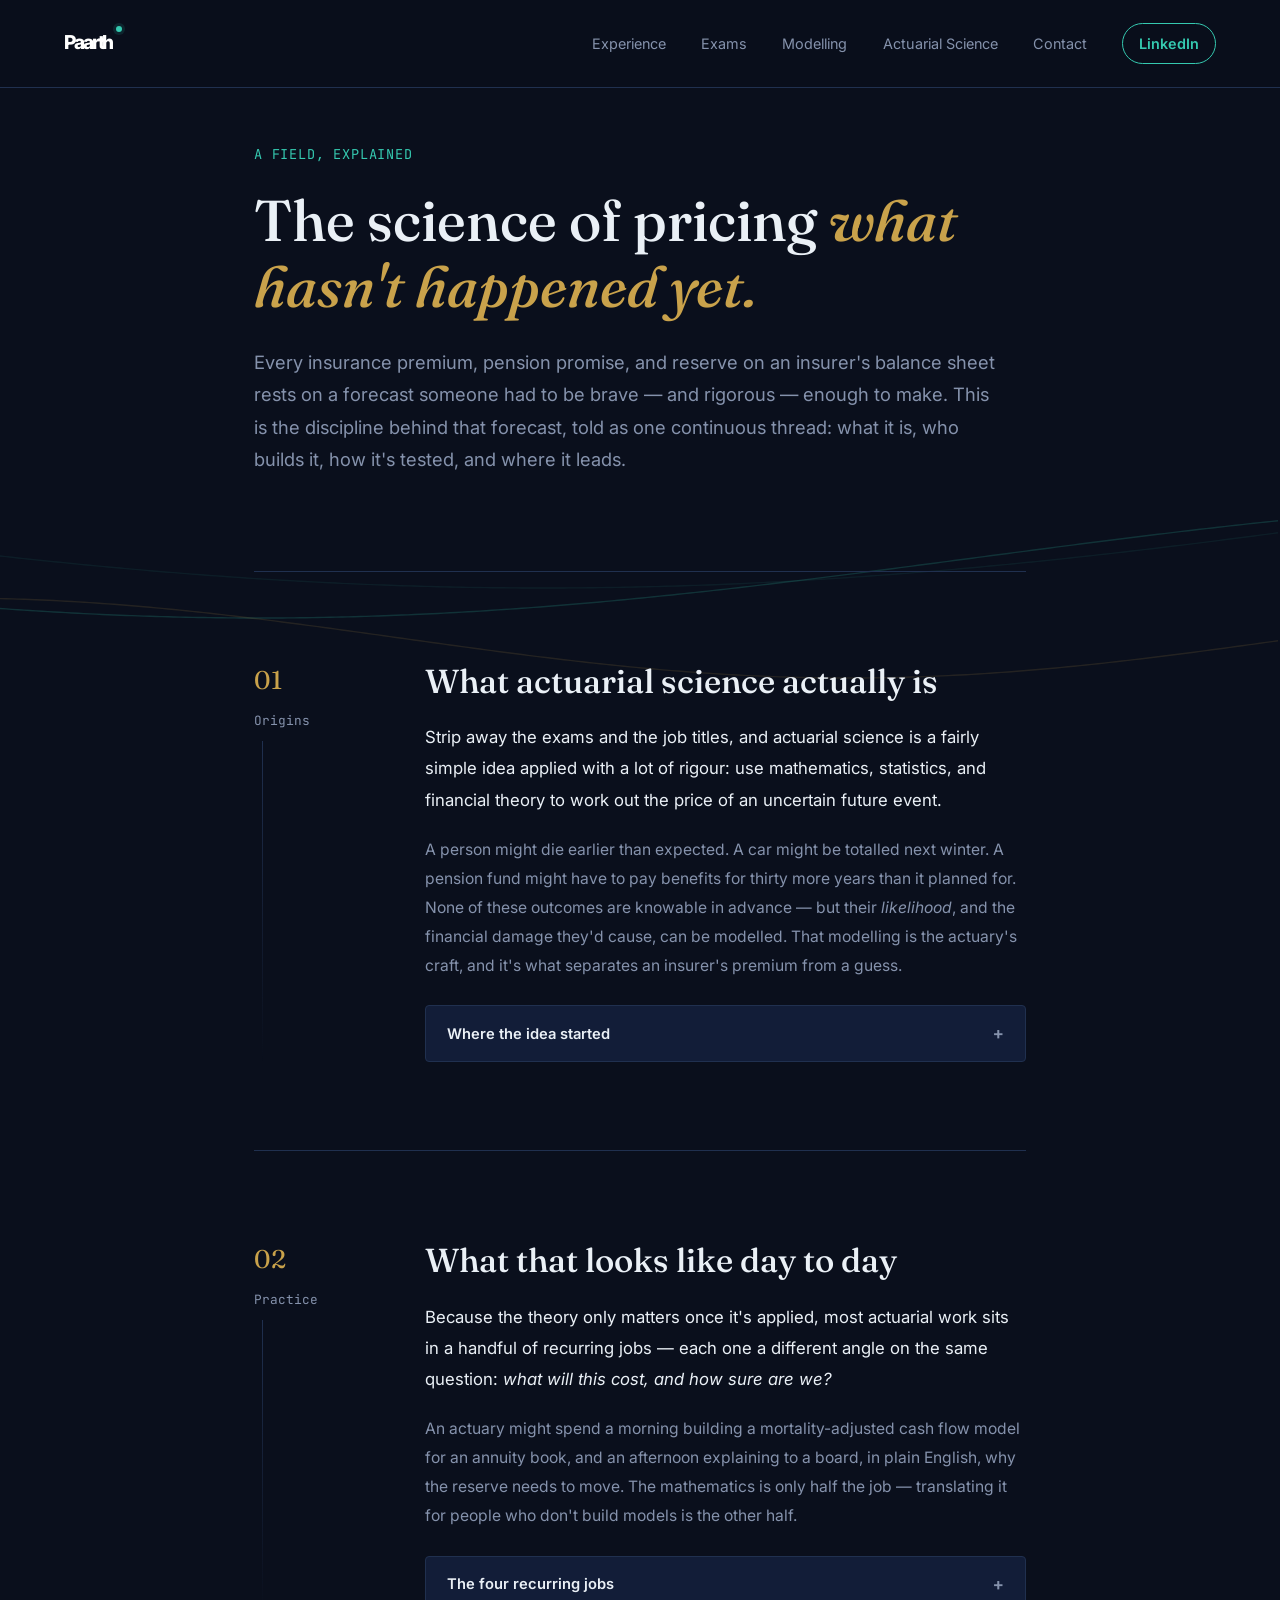
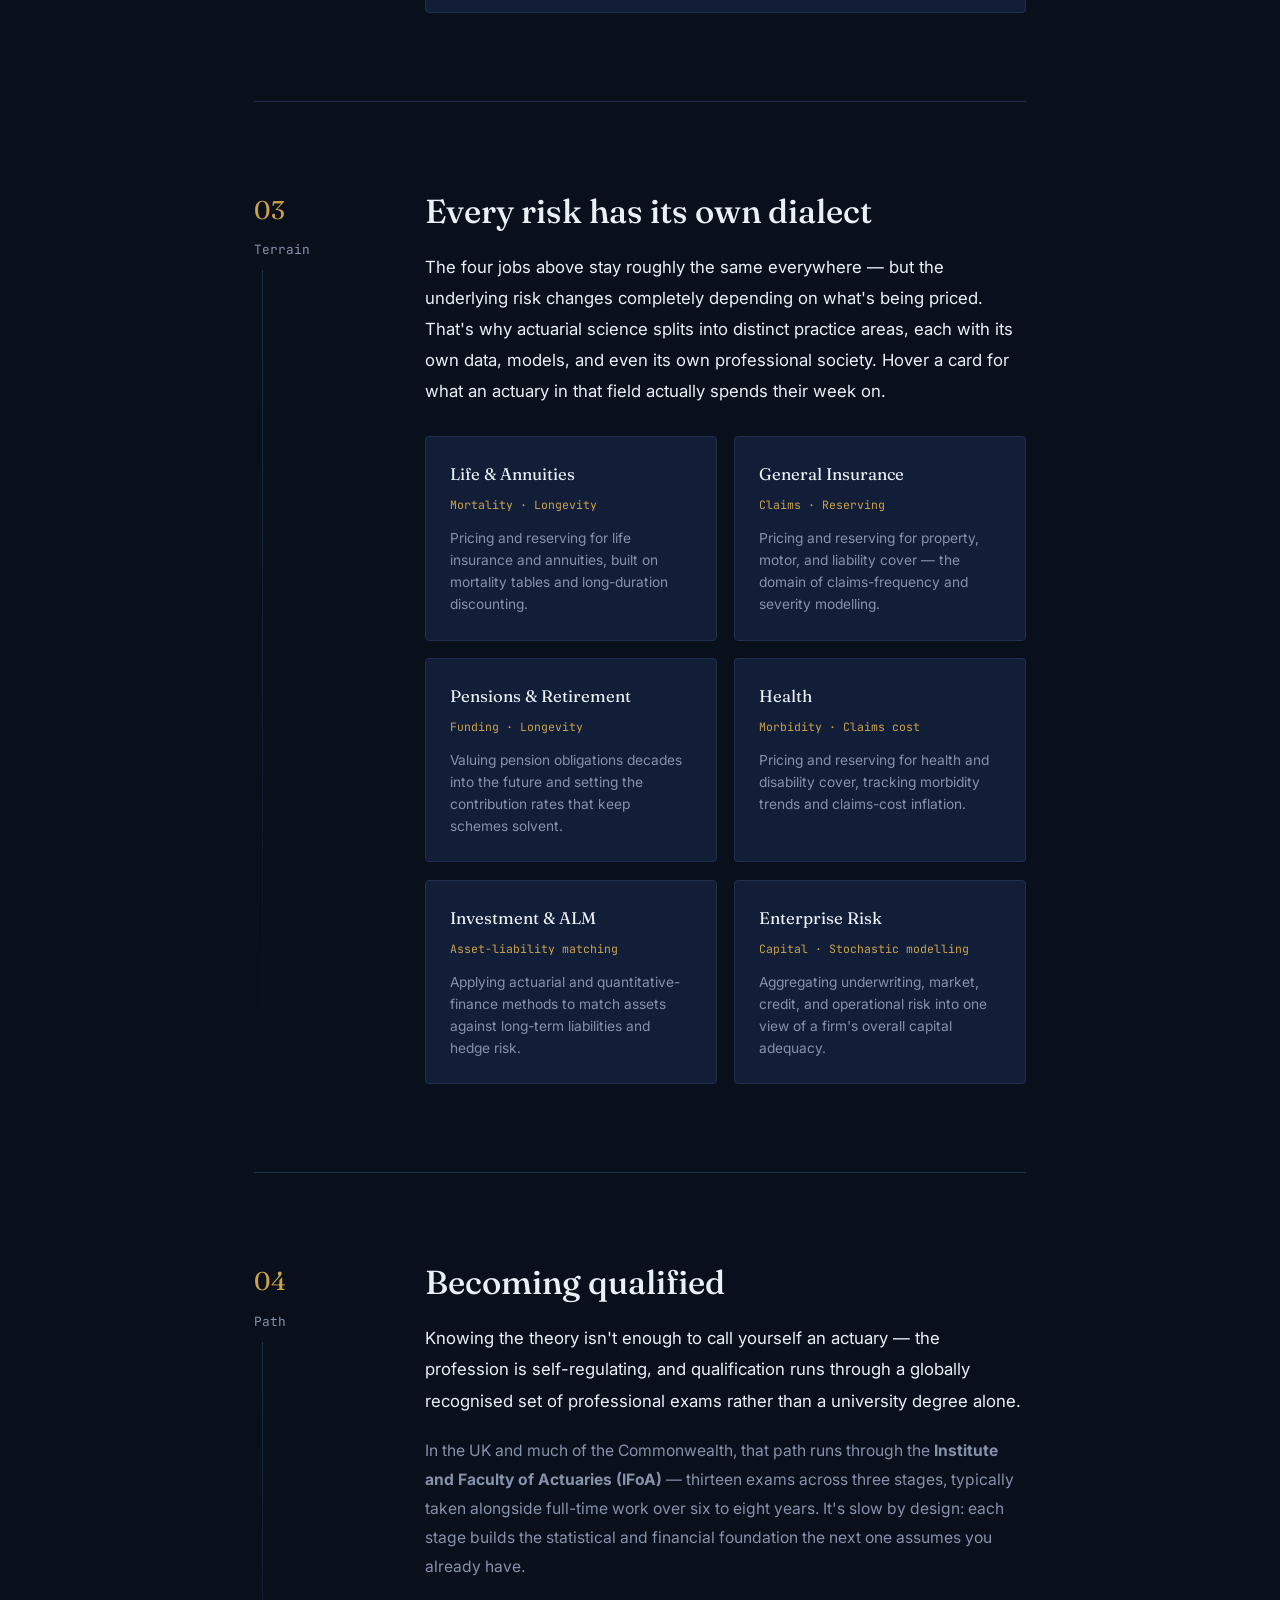
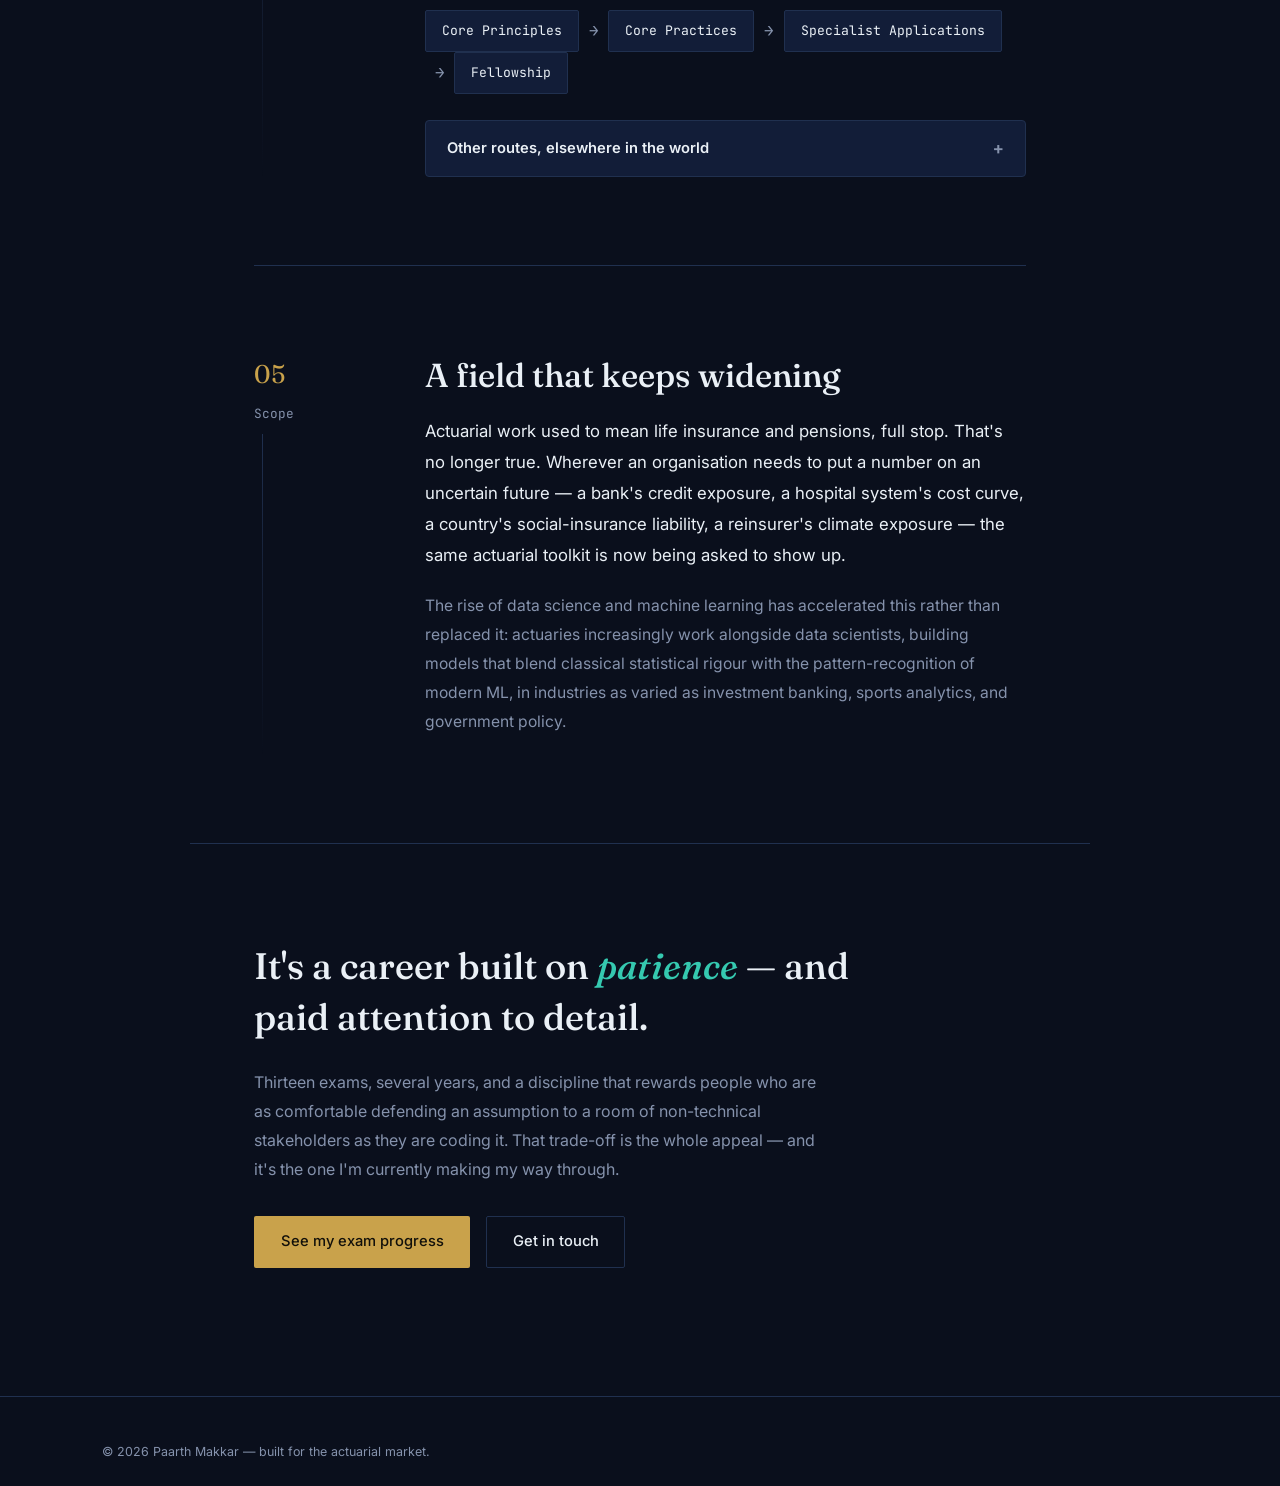
<file: actuarial-science.html>
<!DOCTYPE html>
<html lang="en">
<head>
<meta charset="UTF-8">
<meta name="viewport" content="width=device-width, initial-scale=1.0">
<title>Actuarial Science — Paarth Makkar</title>
<link rel="preconnect" href="https://fonts.googleapis.com">
<link href="https://fonts.googleapis.com/css2?family=Fraunces:opsz,wght@9..144,300;9..144,500;9..144,600&family=Inter:wght@400;500;600&family=JetBrains+Mono:wght@400;500&display=swap" rel="stylesheet">
<link rel="stylesheet" href="style.css">
<link rel="icon" type="image/x-icon" href="favicon.ico">
</head>
<body>

<canvas id="bg-curve"></canvas>

<header class="nav">
  <div class="nav__logo" aria-label="Paarth Makkar logo">
    <a href="index.html" aria-label="Go to home page">
      <span class="nav__logo-mark" aria-hidden="true">Paarth</span>
    </a>
  </div>
  <nav class="nav__links">
    <a href="index.html#work">Experience</a>
    <a href="index.html#exams">Exams</a>
    <a href="index.html#modelling">Modelling</a>
    <a href="actuarial-science.html">Actuarial Science</a>
    <a href="index.html#contact">Contact</a>
    <a class="nav__linkedin" href="https://www.linkedin.com/in/paarthmakkar" target="_blank" rel="noopener noreferrer" aria-label="Visit Paarth Makkar on LinkedIn">LinkedIn</a>
  </nav>
</header>

<main class="as-page">

  <!-- HERO -->
  <section class="as-hero">
    <p class="as-hero__eyebrow">A field, explained</p>
    <h1 class="as-hero__title">The science of pricing <em>what hasn't happened yet.</em></h1>
    <p class="as-hero__lede">Every insurance premium, pension promise, and reserve on an insurer's balance sheet rests on a forecast someone had to be brave — and rigorous — enough to make. This is the discipline behind that forecast, told as one continuous thread: what it is, who builds it, how it's tested, and where it leads.</p>
  </section>

  <div class="as-story">

    <!-- 01 : DEFINITION -->
    <section class="as-section" id="what-is-it">
      <div class="as-section__index"><span>01</span>Origins<div class="as-section__thread"></div></div>
      <div class="as-section__body">
        <h2 class="as-section__title">What actuarial science actually is</h2>
        <p class="as-section__lead">Strip away the exams and the job titles, and actuarial science is a fairly simple idea applied with a lot of rigour: use mathematics, statistics, and financial theory to work out the price of an uncertain future event.</p>
        <p class="as-section__text">A person might die earlier than expected. A car might be totalled next winter. A pension fund might have to pay benefits for thirty more years than it planned for. None of these outcomes are knowable in advance — but their <em>likelihood</em>, and the financial damage they'd cause, can be modelled. That modelling is the actuary's craft, and it's what separates an insurer's premium from a guess.</p>
        <div class="as-reveal">
          <button class="as-reveal__trigger" type="button" aria-expanded="false">
            <span>Where the idea started</span>
            <span class="as-reveal__icon">+</span>
          </button>
          <div class="as-reveal__panel">
            <p>The discipline traces back to 17th-century mortality tables and the early mathematics of life contingencies — work that let insurers move from arbitrary pricing to tables grounded in observed data. Over three centuries, the same logic — observe the past, model the uncertainty, price the future — was extended far beyond life insurance into pensions, health, general insurance, and now climate and enterprise risk.</p>
          </div>
        </div>
      </div>
    </section>

    <!-- 02 : WHAT ACTUARIES DO -->
    <section class="as-section" id="what-they-do">
      <div class="as-section__index"><span>02</span>Practice<div class="as-section__thread"></div></div>
      <div class="as-section__body">
        <h2 class="as-section__title">What that looks like day to day</h2>
        <p class="as-section__lead">Because the theory only matters once it's applied, most actuarial work sits in a handful of recurring jobs — each one a different angle on the same question: <em>what will this cost, and how sure are we?</em></p>
        <p class="as-section__text">An actuary might spend a morning building a mortality-adjusted cash flow model for an annuity book, and an afternoon explaining to a board, in plain English, why the reserve needs to move. The mathematics is only half the job — translating it for people who don't build models is the other half.</p>
        <div class="as-reveal">
          <button class="as-reveal__trigger" type="button" aria-expanded="false">
            <span>The four recurring jobs</span>
            <span class="as-reveal__icon">+</span>
          </button>
          <div class="as-reveal__panel">
            <ul>
              <li><strong>Pricing</strong> — setting premiums so they cover expected claims, expenses, and a margin for the unexpected.</li>
              <li><strong>Reserving</strong> — deciding how much money has to be set aside today for claims that haven't been paid yet.</li>
              <li><strong>Capital &amp; solvency</strong> — stress-testing a company's balance sheet against extreme but plausible scenarios.</li>
              <li><strong>Product design &amp; advisory</strong> — shaping new insurance, pension, or investment products and advising boards and regulators on the risk they carry.</li>
            </ul>
          </div>
        </div>
      </div>
    </section>

    <!-- 03 : SUBFIELDS -->
    <section class="as-section" id="fields">
      <div class="as-section__index"><span>03</span>Terrain<div class="as-section__thread"></div></div>
      <div class="as-section__body">
        <h2 class="as-section__title">Every risk has its own dialect</h2>
        <p class="as-section__lead">The four jobs above stay roughly the same everywhere — but the underlying risk changes completely depending on what's being priced. That's why actuarial science splits into distinct practice areas, each with its own data, models, and even its own professional society. Hover a card for what an actuary in that field actually spends their week on.</p>
        <div class="as-grid">
          <div class="as-card" tabindex="0">
            <div class="as-card__front">
              <span class="as-card__name">Life &amp; Annuities</span>
              <span class="as-card__tag">Mortality · Longevity</span>
              Pricing and reserving for life insurance and annuities, built on mortality tables and long-duration discounting.
            </div>
            <div class="as-card__back">
              <span class="as-card__name">Life &amp; Annuities</span>
              <p>Answers questions like: if we sell this whole-life policy today, how much will it cost us across a 50-year horizon, and how much interest can we assume we'll earn on the premiums along the way?</p>
            </div>
          </div>
          <div class="as-card" tabindex="0">
            <div class="as-card__front">
              <span class="as-card__name">General Insurance</span>
              <span class="as-card__tag">Claims · Reserving</span>
              Pricing and reserving for property, motor, and liability cover — the domain of claims-frequency and severity modelling.
            </div>
            <div class="as-card__back">
              <span class="as-card__name">General Insurance</span>
              <p>Works with "triangles" of historical claims data to estimate how much of this year's claims haven't been reported yet — and prices next year's motor or property policies accordingly.</p>
            </div>
          </div>
          <div class="as-card" tabindex="0">
            <div class="as-card__front">
              <span class="as-card__name">Pensions &amp; Retirement</span>
              <span class="as-card__tag">Funding · Longevity</span>
              Valuing pension obligations decades into the future and setting the contribution rates that keep schemes solvent.
            </div>
            <div class="as-card__back">
              <span class="as-card__name">Pensions &amp; Retirement</span>
              <p>If people are living longer than a pension scheme assumed twenty years ago, someone has to work out exactly how much extra funding that longevity now requires.</p>
            </div>
          </div>
          <div class="as-card" tabindex="0">
            <div class="as-card__front">
              <span class="as-card__name">Health</span>
              <span class="as-card__tag">Morbidity · Claims cost</span>
              Pricing and reserving for health and disability cover, tracking morbidity trends and claims-cost inflation.
            </div>
            <div class="as-card__back">
              <span class="as-card__name">Health</span>
              <p>Models how medical cost inflation, treatment patterns, and policyholder age are likely to move claims costs — often the fastest-changing numbers in the profession.</p>
            </div>
          </div>
          <div class="as-card" tabindex="0">
            <div class="as-card__front">
              <span class="as-card__name">Investment &amp; ALM</span>
              <span class="as-card__tag">Asset-liability matching</span>
              Applying actuarial and quantitative-finance methods to match assets against long-term liabilities and hedge risk.
            </div>
            <div class="as-card__back">
              <span class="as-card__name">Investment &amp; ALM</span>
              <p>Makes sure the assets backing an insurer's promises actually mature at the right time and in the right currency to pay claims — decades before they fall due.</p>
            </div>
          </div>
          <div class="as-card" tabindex="0">
            <div class="as-card__front">
              <span class="as-card__name">Enterprise Risk</span>
              <span class="as-card__tag">Capital · Stochastic modelling</span>
              Aggregating underwriting, market, credit, and operational risk into one view of a firm's overall capital adequacy.
            </div>
            <div class="as-card__back">
              <span class="as-card__name">Enterprise Risk</span>
              <p>Runs stochastic simulations across thousands of correlated scenarios to answer one board-level question: could we survive a genuinely bad year?</p>
            </div>
          </div>
        </div>
      </div>
    </section>

    <!-- 04 : BECOMING ONE -->
    <section class="as-section" id="path">
      <div class="as-section__index"><span>04</span>Path<div class="as-section__thread"></div></div>
      <div class="as-section__body">
        <h2 class="as-section__title">Becoming qualified</h2>
        <p class="as-section__lead">Knowing the theory isn't enough to call yourself an actuary — the profession is self-regulating, and qualification runs through a globally recognised set of professional exams rather than a university degree alone.</p>
        <p class="as-section__text">In the UK and much of the Commonwealth, that path runs through the <strong>Institute and Faculty of Actuaries (IFoA)</strong> — thirteen exams across three stages, typically taken alongside full-time work over six to eight years. It's slow by design: each stage builds the statistical and financial foundation the next one assumes you already have.</p>
        <div class="as-flow" aria-label="Exam progression">
          <span class="as-flow__step">Core Principles</span><span class="as-flow__arrow">→</span>
          <span class="as-flow__step">Core Practices</span><span class="as-flow__arrow">→</span>
          <span class="as-flow__step">Specialist Applications</span><span class="as-flow__arrow">→</span>
          <span class="as-flow__step">Fellowship</span>
        </div>
        <div class="as-reveal">
          <button class="as-reveal__trigger" type="button" aria-expanded="false">
            <span>Other routes, elsewhere in the world</span>
            <span class="as-reveal__icon">+</span>
          </button>
          <div class="as-reveal__panel">
            <ul>
              <li><strong>SOA</strong> (Society of Actuaries) — the largest global body, covering life, health, retirement, and general insurance, based in the US.</li>
              <li><strong>CAS</strong> (Casualty Actuarial Society) — the US and Canadian specialist body for property &amp; casualty insurance.</li>
              <li><strong>IAI</strong> (Institute of Actuaries of India) — the statutory regulator for actuaries in India, with a mutual recognition agreement that lets exams cleared at the IFoA count toward IAI membership, and vice versa.</li>
            </ul>
          </div>
        </div>
      </div>
    </section>

    <!-- 05 : WHERE IT LEADS -->
    <section class="as-section" id="scope">
      <div class="as-section__index"><span>05</span>Scope<div class="as-section__thread"></div></div>
      <div class="as-section__body">
        <h2 class="as-section__title">A field that keeps widening</h2>
        <p class="as-section__lead">Actuarial work used to mean life insurance and pensions, full stop. That's no longer true. Wherever an organisation needs to put a number on an uncertain future — a bank's credit exposure, a hospital system's cost curve, a country's social-insurance liability, a reinsurer's climate exposure — the same actuarial toolkit is now being asked to show up.</p>
        <p class="as-section__text">The rise of data science and machine learning has accelerated this rather than replaced it: actuaries increasingly work alongside data scientists, building models that blend classical statistical rigour with the pattern-recognition of modern ML, in industries as varied as investment banking, sports analytics, and government policy.</p>
      </div>
    </section>

  </div>

  <!-- CLOSING -->
  <section class="as-close">
    <h2 class="as-close__title">It's a career built on <em>patience</em> — and paid attention to detail.</h2>
    <p class="as-close__text">Thirteen exams, several years, and a discipline that rewards people who are as comfortable defending an assumption to a room of non-technical stakeholders as they are coding it. That trade-off is the whole appeal — and it's the one I'm currently making my way through.</p>
    <div class="as-close__actions">
      <a href="index.html#exams" class="btn btn--primary">See my exam progress</a>
      <a href="index.html#contact" class="btn btn--ghost">Get in touch</a>
    </div>
  </section>

</main>

<footer class="footer">© <span id="year"></span> Paarth Makkar — built for the actuarial market.</footer>

<script src="actuarial-science.js"></script>
</body>
</html>
</file>
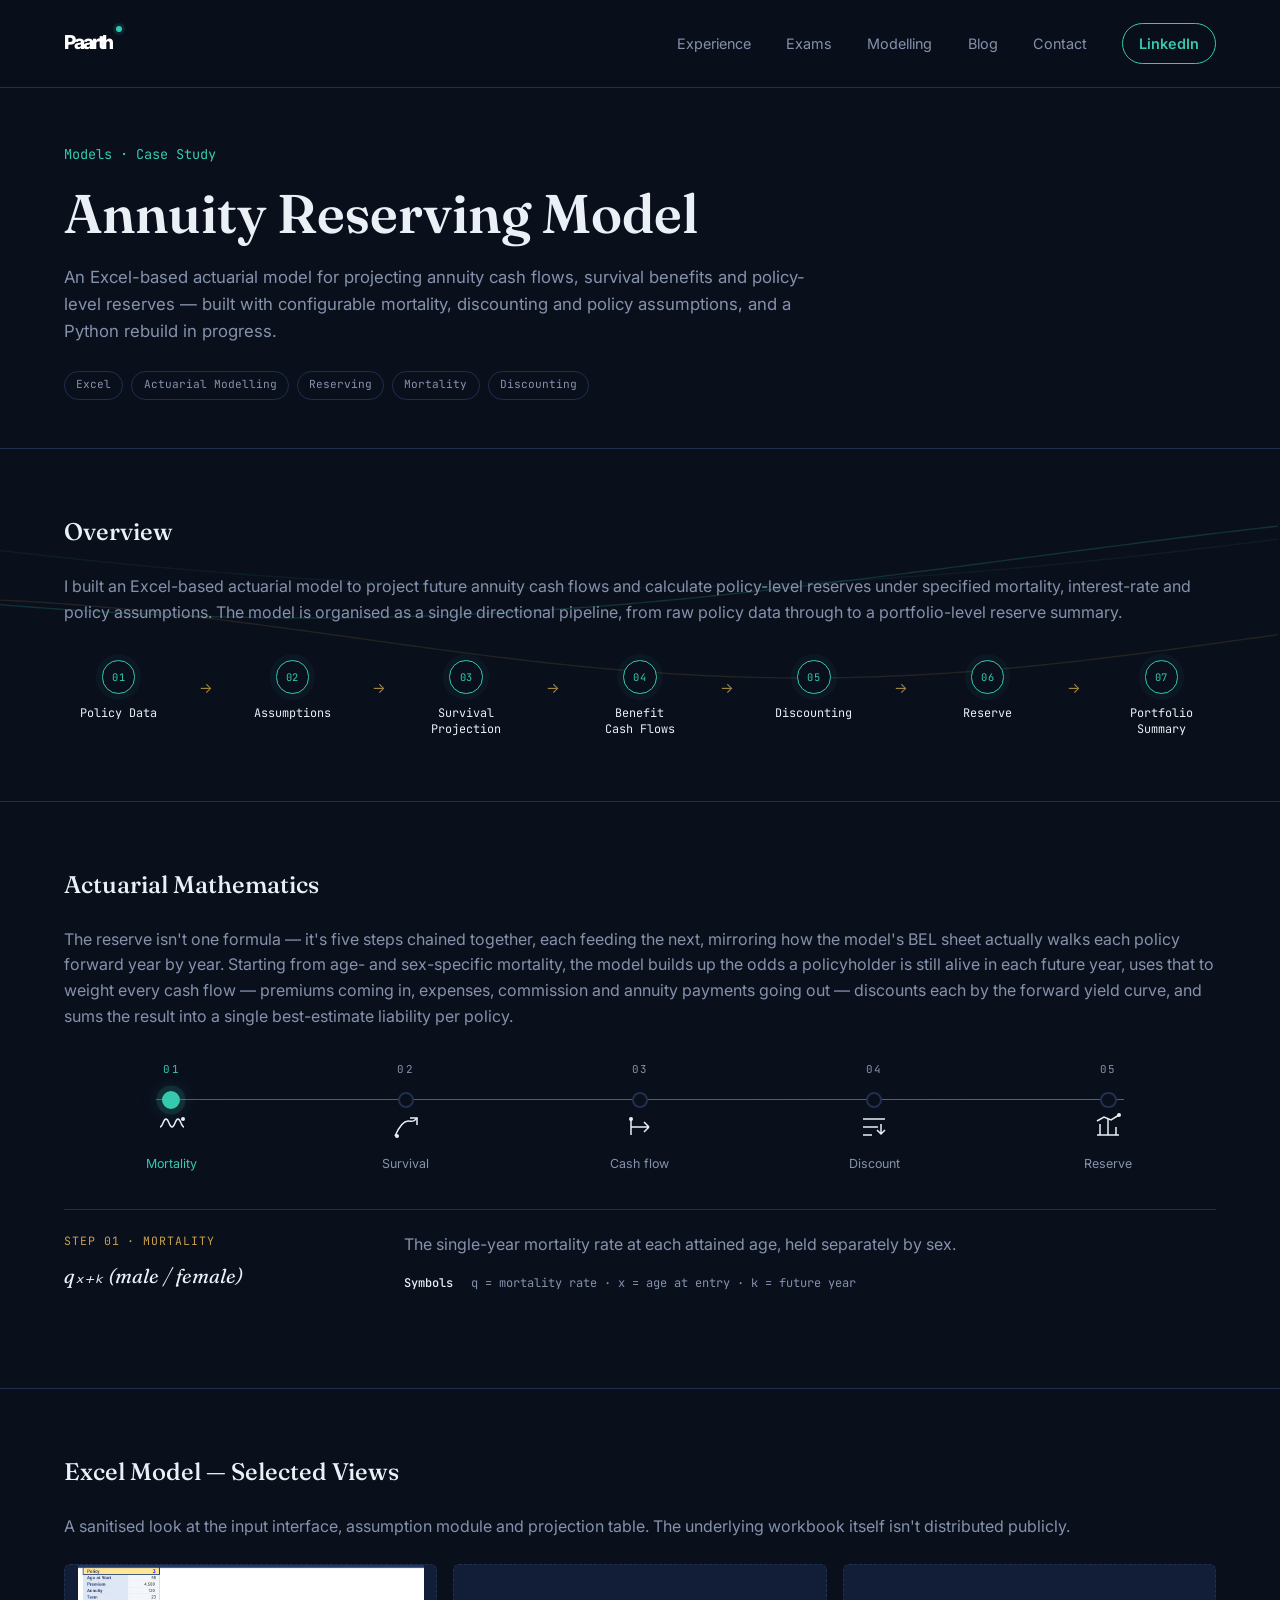
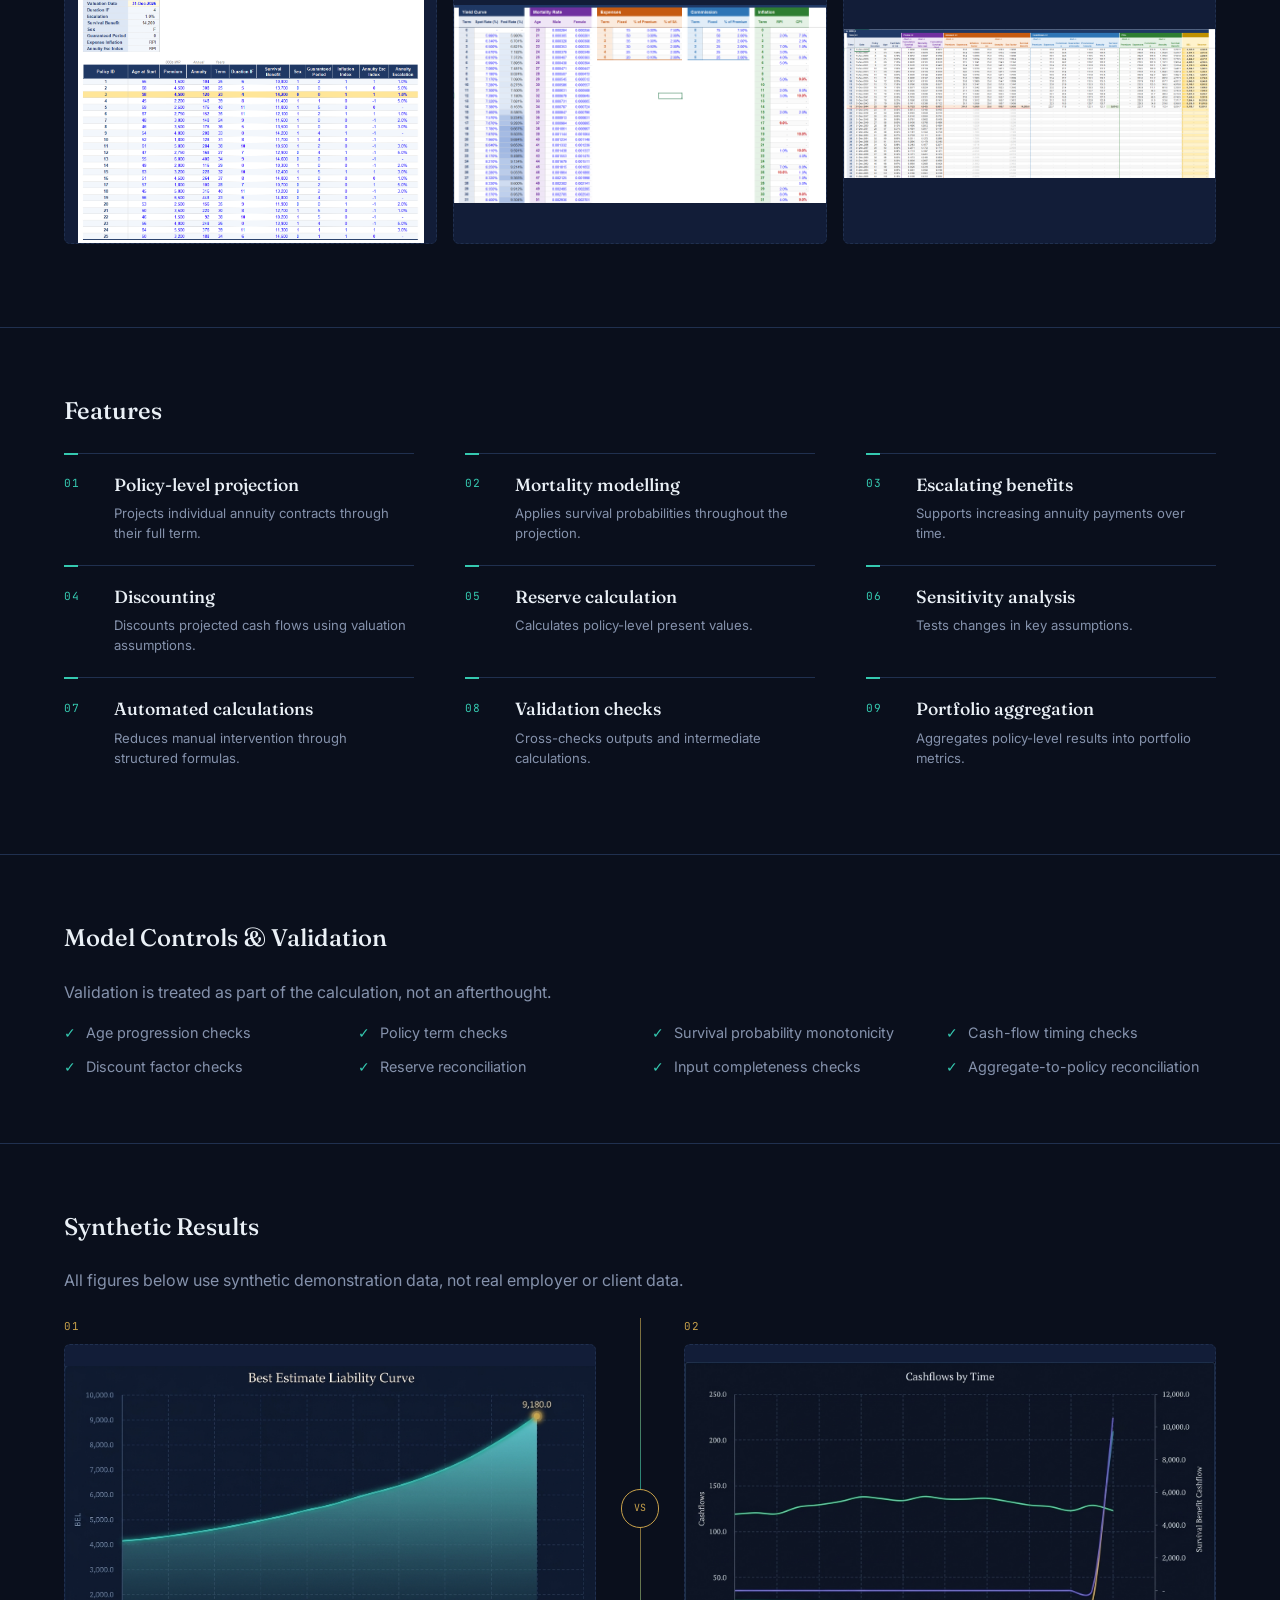
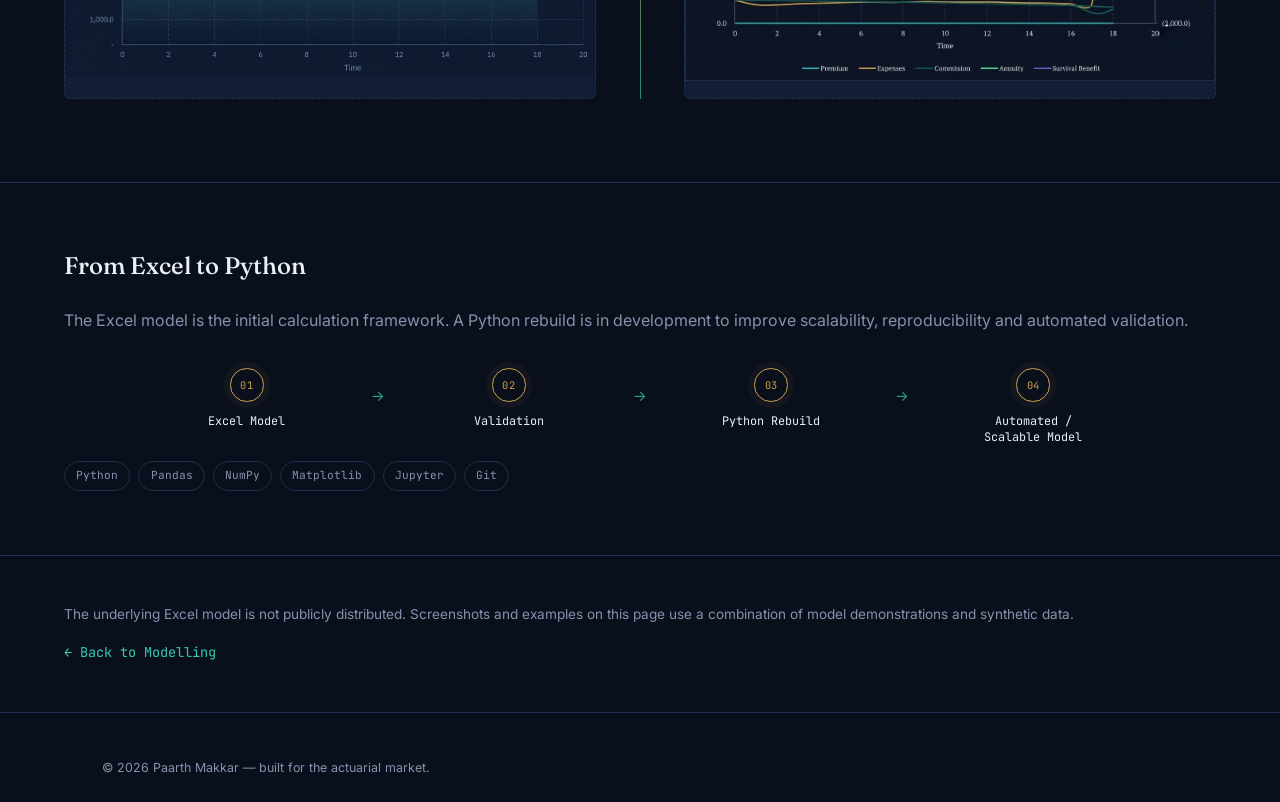
<file: annuity-reserving.html>
<!DOCTYPE html>
<html lang="en">
<head>
<meta charset="UTF-8">
<meta name="viewport" content="width=device-width, initial-scale=1.0">
<title>Annuity Reserving Model — Paarth Makkar</title>
<link rel="preconnect" href="https://fonts.googleapis.com">
<link href="https://fonts.googleapis.com/css2?family=Fraunces:opsz,wght@9..144,300;9..144,500;9..144,600&family=Inter:wght@400;500;600&family=JetBrains+Mono:wght@400;500&display=swap" rel="stylesheet">
<link rel="stylesheet" href="style.css">
<link rel="icon" type="image/x-icon" href="favicon.ico">
</head>
<body>

<canvas id="bg-curve"></canvas>

<header class="nav">
  <div class="nav__logo" aria-label="Paarth Makkar logo">
    <a href="index.html" aria-label="Go to home page">
      <span class="nav__logo-mark" aria-hidden="true">Paarth</span>
    </a>
  </div>
  <nav class="nav__links">
    <a href="index.html#work">Experience</a>
    <a href="index.html#exams">Exams</a>
    <a href="index.html#modelling">Modelling</a>
    <a href="actuarial-science.html">Blog</a>
    <a href="index.html#contact">Contact</a>
    <a class="nav__linkedin" href="https://www.linkedin.com/in/paarthmakkar" target="_blank" rel="noopener noreferrer" aria-label="Visit Paarth Makkar on LinkedIn">LinkedIn</a>
  </nav>
</header>

<main>

  <!-- HERO -->
  <section class="project-hero">
    <p class="project-hero__eyebrow">Models · Case Study</p>
    <h1 class="project-hero__title">Annuity Reserving Model</h1>
    <p class="project-hero__lede">An Excel-based actuarial model for projecting annuity cash flows, survival benefits and policy-level reserves — built with configurable mortality, discounting and policy assumptions, and a Python rebuild in progress.</p>
    <div class="project-hero__tags">
      <span class="pill">Excel</span>
      <span class="pill">Actuarial Modelling</span>
      <span class="pill">Reserving</span>
      <span class="pill">Mortality</span>
      <span class="pill">Discounting</span>
    </div>
  </section>

  <!-- OVERVIEW -->
  <section class="project-section" id="overview">
    <h2 class="project-section__title">Overview</h2>
    <p>I built an Excel-based actuarial model to project future annuity cash flows and calculate policy-level reserves under specified mortality, interest-rate and policy assumptions. The model is organised as a single directional pipeline, from raw policy data through to a portfolio-level reserve summary.</p>
    <div class="flow">
      <span class="flow__step"><span class="flow__index">01</span><span>Policy Data</span></span><span class="flow__arrow" aria-hidden="true">→</span>
      <span class="flow__step"><span class="flow__index">02</span><span>Assumptions</span></span><span class="flow__arrow" aria-hidden="true">→</span>
      <span class="flow__step"><span class="flow__index">03</span><span>Survival Projection</span></span><span class="flow__arrow" aria-hidden="true">→</span>
      <span class="flow__step"><span class="flow__index">04</span><span>Benefit Cash Flows</span></span><span class="flow__arrow" aria-hidden="true">→</span>
      <span class="flow__step"><span class="flow__index">05</span><span>Discounting</span></span><span class="flow__arrow" aria-hidden="true">→</span>
      <span class="flow__step"><span class="flow__index">06</span><span>Reserve</span></span><span class="flow__arrow" aria-hidden="true">→</span>
      <span class="flow__step"><span class="flow__index">07</span><span>Portfolio Summary</span></span>
    </div>
  </section>

  <!-- ACTUARIAL MATHEMATICS -->
  <section class="project-section" id="mathematics">
    <h2 class="project-section__title">Actuarial Mathematics</h2>
    <p>The reserve isn't one formula — it's five steps chained together, each feeding the next, mirroring how the model's BEL sheet actually walks each policy forward year by year. Starting from age- and sex-specific mortality, the model builds up the odds a policyholder is still alive in each future year, uses that to weight every cash flow — premiums coming in, expenses, commission and annuity payments going out — discounts each by the forward yield curve, and sums the result into a single best-estimate liability per policy.</p>

    <div class="formula-chain" aria-label="Annuity reserving formula chain">
      <div class="formula-chain__nodes" role="tablist" aria-label="Formula steps">
        <button class="formula-node is-active" type="button" role="tab" aria-selected="true" aria-controls="formula-detail-1" data-formula="1">
          <span class="formula-node__step">01</span>
          <span class="formula-node__formula" aria-hidden="true"><svg viewBox="0 0 32 32" fill="none" stroke="currentColor" stroke-width="1.5"><path d="M4 16c3 0 3-8 6-8s3 8 6 8 3-8 6-8 3 8 6 8"/><circle cx="27" cy="8" r="2" fill="currentColor" stroke="none"/></svg></span>
          <span class="formula-node__label">Mortality</span>
        </button>
        <button class="formula-node" type="button" role="tab" aria-selected="false" aria-controls="formula-detail-2" data-formula="2">
          <span class="formula-node__step">02</span>
          <span class="formula-node__formula" aria-hidden="true"><svg viewBox="0 0 32 32" fill="none" stroke="currentColor" stroke-width="1.5"><path d="M5 25c4-9 8-15 13-15 3 0 5 2 9-3"/><path d="M20 7h7v7"/><circle cx="7" cy="25" r="2" fill="currentColor" stroke="none"/></svg></span>
          <span class="formula-node__label">Survival</span>
        </button>
        <button class="formula-node" type="button" role="tab" aria-selected="false" aria-controls="formula-detail-3" data-formula="3">
          <span class="formula-node__step">03</span>
          <span class="formula-node__formula" aria-hidden="true"><svg viewBox="0 0 32 32" fill="none" stroke="currentColor" stroke-width="1.5"><path d="M7 8v16M7 16h18M25 16l-5-5M25 16l-5 5"/><circle cx="7" cy="8" r="2" fill="currentColor" stroke="none"/></svg></span>
          <span class="formula-node__label">Cash flow</span>
        </button>
        <button class="formula-node" type="button" role="tab" aria-selected="false" aria-controls="formula-detail-4" data-formula="4">
          <span class="formula-node__step">04</span>
          <span class="formula-node__formula" aria-hidden="true"><svg viewBox="0 0 32 32" fill="none" stroke="currentColor" stroke-width="1.5"><path d="M5 8h22M5 16h15M5 24h9"/><path d="M23 13v10M19 19l4 4 4-4"/></svg></span>
          <span class="formula-node__label">Discount</span>
        </button>
        <button class="formula-node" type="button" role="tab" aria-selected="false" aria-controls="formula-detail-5" data-formula="5">
          <span class="formula-node__step">05</span>
          <span class="formula-node__formula" aria-hidden="true"><svg viewBox="0 0 32 32" fill="none" stroke="currentColor" stroke-width="1.5"><path d="M5 24h22M8 24V13M16 24V8M24 24V16"/><path d="M5 10l7-4 7 3 8-5"/><circle cx="27" cy="4" r="2" fill="currentColor" stroke="none"/></svg></span>
          <span class="formula-node__label">Reserve</span>
        </button>
      </div>

      <div class="formula-detail" id="formula-detail-1" role="tabpanel" aria-live="polite">
        <div class="formula-detail__heading">
          <span class="formula-detail__kicker">Step 01 · Mortality</span>
          <span class="formula-detail__equation">qₓ₊ₖ (male / female)</span>
        </div>
        <div class="formula-detail__copy">
          <p class="formula-detail__meaning">The single-year mortality rate at each attained age, held separately by sex.</p>
          <p class="formula-detail__symbols"><strong>Symbols</strong> <span>q = mortality rate · x = age at entry · k = future year</span></p>
        </div>
      </div>
    </div>

  </section>

  <!-- EXCEL SCREENSHOTS -->
  <section class="project-section" id="screenshots">
    <h2 class="project-section__title">Excel Model — Selected Views</h2>
    <p>A sanitised look at the input interface, assumption module and projection table. The underlying workbook itself isn't distributed publicly.</p>

    <div class="placeholder-gallery" aria-label="Excel model selected views">
      <div class="placeholder-shot placeholder-shot--image" tabindex="0" role="button" aria-haspopup="dialog" aria-label="Open policy input screen in image viewer">
        <img class="placeholder-shot__image" src="models/annuity-reserving/input-screen.png" alt="Policy input screen showing the annuity model input interface">
      </div>
      <div class="placeholder-shot placeholder-shot--image" tabindex="0" role="button" aria-haspopup="dialog" aria-label="Open assumptions module in image viewer">
        <img class="placeholder-shot__image" src="models/annuity-reserving/assumptions.png" alt="Assumptions module for the annuity model">
      </div>
      <div class="placeholder-shot placeholder-shot--image" tabindex="0" role="button" aria-haspopup="dialog" aria-label="Open projection table in image viewer">
        <img class="placeholder-shot__image" src="models/annuity-reserving/projection-table.png" alt="Projection table for the annuity model">
      </div>
    </div>

    <div class="image-viewer" id="image-viewer" role="dialog" aria-modal="true" aria-labelledby="image-viewer-title" hidden>
      <div class="image-viewer__backdrop" data-viewer-close></div>
      <div class="image-viewer__panel">
        <div class="image-viewer__topbar">
          <p class="image-viewer__title" id="image-viewer-title">Policy input screen</p>
          <button class="image-viewer__close" type="button" aria-label="Close image viewer" data-viewer-close>×</button>
        </div>
        <div class="image-viewer__stage">
          <button class="image-viewer__nav image-viewer__nav--previous" type="button" aria-label="Previous image" data-viewer-previous>←</button>
          <img class="image-viewer__image" alt="" data-viewer-image>
          <button class="image-viewer__nav image-viewer__nav--next" type="button" aria-label="Next image" data-viewer-next>→</button>
        </div>
        <div class="image-viewer__controls">
          <button type="button" data-viewer-zoom-out aria-label="Zoom out">−</button>
          <span data-viewer-zoom-level>100%</span>
          <button type="button" data-viewer-zoom-in aria-label="Zoom in">+</button>
          <span class="image-viewer__counter" data-viewer-counter>1 / 3</span>
        </div>
      </div>
    </div>

  </section>

  <!-- FEATURES -->
  <section class="project-section" id="features">
    <h2 class="project-section__title">Features</h2>
    <div class="feature-list">
      <article class="feature-item"><span class="feature-item__index">01</span><div><h3 class="feature-item__name">Policy-level projection</h3><p class="feature-item__desc">Projects individual annuity contracts through their full term.</p></div></article>
      <article class="feature-item"><span class="feature-item__index">02</span><div><h3 class="feature-item__name">Mortality modelling</h3><p class="feature-item__desc">Applies survival probabilities throughout the projection.</p></div></article>
      <article class="feature-item"><span class="feature-item__index">03</span><div><h3 class="feature-item__name">Escalating benefits</h3><p class="feature-item__desc">Supports increasing annuity payments over time.</p></div></article>
      <article class="feature-item"><span class="feature-item__index">04</span><div><h3 class="feature-item__name">Discounting</h3><p class="feature-item__desc">Discounts projected cash flows using valuation assumptions.</p></div></article>
      <article class="feature-item"><span class="feature-item__index">05</span><div><h3 class="feature-item__name">Reserve calculation</h3><p class="feature-item__desc">Calculates policy-level present values.</p></div></article>
      <article class="feature-item"><span class="feature-item__index">06</span><div><h3 class="feature-item__name">Sensitivity analysis</h3><p class="feature-item__desc">Tests changes in key assumptions.</p></div></article>
      <article class="feature-item"><span class="feature-item__index">07</span><div><h3 class="feature-item__name">Automated calculations</h3><p class="feature-item__desc">Reduces manual intervention through structured formulas.</p></div></article>
      <article class="feature-item"><span class="feature-item__index">08</span><div><h3 class="feature-item__name">Validation checks</h3><p class="feature-item__desc">Cross-checks outputs and intermediate calculations.</p></div></article>
      <article class="feature-item"><span class="feature-item__index">09</span><div><h3 class="feature-item__name">Portfolio aggregation</h3><p class="feature-item__desc">Aggregates policy-level results into portfolio metrics.</p></div></article>
    </div>
  </section>

  <!-- VALIDATION -->
  <section class="project-section" id="validation">
    <h2 class="project-section__title">Model Controls &amp; Validation</h2>
    <p>Validation is treated as part of the calculation, not an afterthought.</p>
    <ul class="checklist">
      <li>Age progression checks</li>
      <li>Policy term checks</li>
      <li>Survival probability monotonicity</li>
      <li>Cash-flow timing checks</li>
      <li>Discount factor checks</li>
      <li>Reserve reconciliation</li>
      <li>Input completeness checks</li>
      <li>Aggregate-to-policy reconciliation</li>
    </ul>
  </section>

  <!-- SYNTHETIC RESULTS -->
  <section class="project-section" id="results">
    <h2 class="project-section__title">Synthetic Results</h2>
    <p>All figures below use synthetic demonstration data, not real employer or client data.</p>
    <div class="results-pair" aria-label="Synthetic result charts">
      <div class="results-pair__item" tabindex="0" role="img" aria-label="BEL curve">
        <span class="results-pair__index">01</span>
        <div class="placeholder-shot">
          <img class="placeholder-shot__image" src="models/annuity-reserving/BEL%20Curve.png" alt="BEL curve showing synthetic reserve results">
        </div>
      </div>
      <div class="results-pair__connector" aria-hidden="true"><span>VS</span></div>
      <div class="results-pair__item" tabindex="0" role="img" aria-label="Cashflow curve">
        <span class="results-pair__index">02</span>
        <div class="placeholder-shot">
          <img class="placeholder-shot__image" src="models/annuity-reserving/Cashflow%20Curve.png" alt="Cashflow curve showing synthetic portfolio cash flows">
        </div>
      </div>
    </div>
  </section>

  <!-- PYTHON REBUILD -->
  <section class="project-section" id="python-rebuild">
    <h2 class="project-section__title">From Excel to Python</h2>
    <p>The Excel model is the initial calculation framework. A Python rebuild is in development to improve scalability, reproducibility and automated validation.</p>
    <div class="flow">
      <span class="flow__step"><span class="flow__index">01</span><span>Excel Model</span></span><span class="flow__arrow" aria-hidden="true">→</span>
      <span class="flow__step"><span class="flow__index">02</span><span>Validation</span></span><span class="flow__arrow" aria-hidden="true">→</span>
      <span class="flow__step"><span class="flow__index">03</span><span>Python Rebuild</span></span><span class="flow__arrow" aria-hidden="true">→</span>
      <span class="flow__step"><span class="flow__index">04</span><span>Automated / Scalable Model</span></span>
    </div>
    <div class="stack-pills">
      <span class="pill">Python</span>
      <span class="pill">Pandas</span>
      <span class="pill">NumPy</span>
      <span class="pill">Matplotlib</span>
      <span class="pill">Jupyter</span>
      <span class="pill">Git</span>
    </div>
  </section>

  <!-- MODEL AVAILABILITY -->
  <section class="project-footer">
    <p>The underlying Excel model is not publicly distributed. Screenshots and examples on this page use a combination of model demonstrations and synthetic data.</p>
    <a class="back-link" href="index.html#modelling">← Back to Modelling</a>
  </section>

</main>

<footer class="footer">© <span id="year"></span> Paarth Makkar — built for the actuarial market.</footer>

<script src="annuity-reserving.js"></script>
</body>
</html>
</file>
<file: assets/css/base.css>
:root{
  --bg:#0A0F1C;
  --bg-alt:#0F1830;
  --surface:#121D38;
  --border:#20304F;
  --text:#EAF0F6;
  --muted:#8592AC;
  --gold:#C9A24B;
  --teal:#35C9B0;
  --violet:#8C7AE6;
  --serif:'Fraunces', serif;
  --mono:'JetBrains Mono', monospace;
  --sans:'Inter', sans-serif;
}
*{margin:0;padding:0;box-sizing:border-box;}
html{scroll-behavior:smooth;}
body{
  background:var(--bg);
  color:var(--text);
  font-family:var(--sans);
  line-height:1.6;
  overflow-x:hidden;
}
@media (prefers-reduced-motion: reduce){
  html{scroll-behavior:auto;}
  *{animation-duration:0.01ms !important; transition-duration:0.01ms !important;}
}

a{color:inherit;text-decoration:none;}
:focus-visible{outline:2px solid var(--teal);outline-offset:3px;}

#bg-curve{
  position:fixed;inset:0;
  width:100%;height:100%;
  z-index:0;
  opacity:0.55;
  pointer-events:none;
}

main, .nav, .footer{position:relative;z-index:1;}

.nav{
  position:fixed;top:0;left:0;right:0;
  display:flex;justify-content:space-between;align-items:center;
  padding:1.4rem clamp(1.5rem,5vw,4rem);
  z-index:10;
  backdrop-filter:blur(10px);
  background:rgba(10,15,28,0.55);
  border-bottom:1px solid var(--border);
}
.nav__logo{height:42px;display:grid;place-items:center;flex:0 0 auto;cursor:default;}
.nav__logo-mark{
  position:relative;font-family:var(--sans);font-size:1.2rem;font-weight:800;
  letter-spacing:-.11em;color:#fff;line-height:1;transition:transform .2s ease;
}
.nav__logo-mark::after{
  content:'';position:absolute;width:6px;height:6px;border-radius:50%;
  background:var(--teal);right:-10px;top:-4px;box-shadow:0 0 0 3px rgba(53,201,176,.12);
  animation:logo-shine 2.8s ease-in-out infinite;
}
.nav__logo:hover .nav__logo-mark{transform:translateY(-1px);}
@keyframes logo-shine{0%,100%{box-shadow:0 0 0 3px rgba(53,201,176,.12),0 0 0 rgba(53,201,176,0);}50%{box-shadow:0 0 0 5px rgba(53,201,176,.08),0 0 12px rgba(53,201,176,.75);}}
.nav__links{display:flex;align-items:center;gap:clamp(1rem,3vw,2.2rem);}
.nav__links a{font-size:0.9rem;color:var(--muted);transition:color .2s;}
.nav__links a:hover{color:var(--teal);}
.nav__links .nav__linkedin{
  display:inline-flex;align-items:center;justify-content:center;
  padding:0.48rem 1rem;border-radius:999px;
  color:var(--teal);background:transparent;border:1px solid var(--teal);font-weight:600;
  box-shadow:none;
  transition:transform .2s ease,background .2s ease,color .2s ease,box-shadow .2s ease;
}
.nav__links .nav__linkedin:hover{color:#071713;background:var(--teal);transform:translateY(-2px);box-shadow:0 9px 22px -8px rgba(53,201,176,.7);}

.btn{
  display:inline-block;
  padding:0.85rem 1.6rem;
  border-radius:2px;
  font-size:0.92rem;
  font-weight:500;
  cursor:pointer;
  border:1px solid transparent;
  transition:transform .15s ease, background .2s ease, border-color .2s ease;
}
.btn:hover{transform:translateY(-2px);}
.btn--primary{background:var(--gold);color:#12100A;}
.btn--primary:hover{background:#dcb865;}
.btn--ghost{background:transparent;color:var(--text);border-color:var(--border);}
.btn--ghost:hover{border-color:var(--teal);color:var(--teal);}

.pill{
  font-family:var(--mono);font-size:0.7rem;color:var(--muted);
  border:1px solid var(--border);padding:0.3rem 0.7rem;border-radius:999px;
}
.pill--glow{color:var(--accent);border-color:var(--accent);box-shadow:0 0 10px -2px var(--accent);}

.footer{
  padding:2.8rem clamp(1.5rem,8vw,8rem) 1.5rem;color:var(--muted);
  font-size:0.78rem;border-top:1px solid var(--border);
}
.footer__inner,.footer__base{max-width:1180px;margin:0 auto;display:flex;justify-content:space-between;align-items:center;gap:2rem;}
.footer__inner{padding-bottom:2.5rem;}
.footer__identity{display:flex;flex-direction:column;gap:.45rem;}
.footer__name{font-family:var(--serif);font-size:1.1rem;color:var(--text);}
.footer__links{display:flex;align-items:center;justify-content:flex-end;gap:1.4rem;flex-wrap:wrap;}
.footer__links a{color:var(--text);transition:color .2s ease;}
.footer__links a:hover,.footer__base a:hover{color:var(--teal);}
.footer__base{padding-top:1.3rem;border-top:1px solid var(--border);font-size:.72rem;}
.footer__base a{transition:color .2s ease;}
@media (max-width:720px){
  .footer__inner,.footer__base{align-items:flex-start;flex-direction:column;gap:1.3rem;}
  .footer__links{justify-content:flex-start;gap:.8rem 1.1rem;}
  .footer__inner{padding-bottom:2rem;}
}
</file>
<file: assets/css/style.css>
.section-title{
  font-family:var(--serif);
  font-weight:500;
  font-size:clamp(1.6rem,3vw,2.2rem);
  margin-bottom:2rem;
  color:var(--text);
}

/* ===== Hero ===== */
.hero{
  min-height:100vh;
  width:100%;
  display:flex;align-items:center;justify-content:center;
  text-align:center;
  padding:6rem clamp(1.5rem,6vw,6rem) 3rem;
}
.hero__text{max-width:1100px;display:flex;flex-direction:column;align-items:center;}
.hero__eyebrow{
  font-family:var(--mono);
  font-size:1rem;
  letter-spacing:0.04em;
  color:var(--teal);
  margin-bottom:1.6rem;
  animation:hero-in .8s ease-out both;
  animation-delay:.05s;
}
.hero__title{
  font-family:var(--serif);
  font-weight:600;
  font-size:clamp(4rem,11vw,8rem);
  line-height:1;
  margin-bottom:1.8rem;
  animation:hero-in .8s ease-out both;
  animation-delay:.2s;
}
.hero__lede{
  font-size:clamp(1.15rem,1.6vw,1.5rem);
  color:var(--muted);
  max-width:46ch;
  margin-bottom:3rem;
  animation:hero-in .8s ease-out both;
  animation-delay:.4s;
}
.hero__actions{
  display:flex;justify-content:center;gap:1.2rem;flex-wrap:wrap;margin-top:0.5rem;
  animation:hero-in .8s ease-out both;
  animation-delay:.55s;
}
.hero__actions .btn{padding:1rem 2rem;font-size:1rem;}

@keyframes hero-in{
  from{opacity:0;transform:translateY(18px);}
  to{opacity:1;transform:translateY(0);}
}

/* ===== About ===== */
.about{
  padding:2rem clamp(1.5rem,5vw,4rem) 6rem;
  max-width:800px;
}
.about__p{font-size:1.05rem;color:var(--muted);}

/* ===== Timeline ===== */
.timeline{padding:5rem clamp(1.5rem,5vw,4rem);border-top:1px solid var(--border);}
.timeline .section-title{text-align:left;}
.skills__marquee:hover .skills__track{animation-play-state:paused;}
@keyframes marquee-scroll{to{transform:translateX(-33.333333%);}}
.skill-tile{
  position:relative;width:104px;height:104px;flex:0 0 auto;display:flex;align-items:center;justify-content:center;
  transition:transform .25s ease, filter .25s ease;
}
.skill-tile img{width:100%;height:100%;object-fit:contain;}
.toolkit .skill-tile[data-name="NumPy"] img,
.toolkit .skill-tile[data-name="Pandas"] img{width:80%;height:80%;}
.toolkit .skill-tile[data-name="Python"] img{width:80%;height:80%;}
.toolkit .skill-tile[data-name="GitHub"] img,
.toolkit .skill-tile[data-name="MS Office"] img{width:130%;height:130%;}
.skill-tile:hover{transform:translateY(-3px);filter:drop-shadow(0 4px 10px color-mix(in srgb, var(--teal) 55%, transparent));}


.skills__info-tool{font-family:var(--sans);font-size:1rem;font-weight:600;color:var(--text);margin-bottom:0.3rem;}
.skills__info-use{font-size:0.85rem;color:var(--muted);line-height:1.4;max-width:340px;margin:0 auto;}

.timeline__list{list-style:none;width:100%;position:relative;padding:0 2.5rem;}
.timeline__list::before{
  content:'';position:absolute;left:5px;top:6px;bottom:6px;width:1px;background:var(--border);
}
.tl-item{
  position:relative;margin-bottom:3.2rem;
  display:grid;grid-template-columns:minmax(200px,280px) 1fr;column-gap:4rem;
}
.tl-item::before{
  content:'';position:absolute;left:-2.5rem;top:6px;
  width:9px;height:9px;border-radius:50%;
  background:var(--bg);border:2px solid var(--teal);
}
.tl-item--current::before{
  box-shadow:0 0 10px 2px var(--teal);
  animation:current-pulse 2.4s ease-in-out infinite;
}
@keyframes current-pulse{0%,100%{box-shadow:0 0 8px 1px var(--teal);}50%{box-shadow:0 0 14px 4px var(--teal);}}
.tl-item__date{grid-column:1;grid-row:1;font-family:var(--mono);font-size:0.78rem;color:var(--gold);}
.tl-item__role{grid-column:1;grid-row:2;font-family:var(--serif);font-weight:500;font-size:1.2rem;margin:0.3rem 0 0;line-height:1.3;}
.tl-item__desc{grid-column:2;grid-row:1 / 3;align-self:start;color:var(--muted);max-width:52ch;}

@media (max-width:720px){
  .tl-item{grid-template-columns:1fr;row-gap:0.5rem;}
  .tl-item__desc{grid-column:1;grid-row:auto;margin-top:0.5rem;}
}

.certs{width:100%;margin:1rem 0 0;padding:0 2.5rem;}
.cert-label{display:block;font-family:var(--mono);font-size:0.75rem;color:var(--muted);margin-bottom:0.8rem;}
.cert-pills{display:flex;flex-wrap:wrap;gap:0.6rem;}
.cert-pills .pill{color:var(--muted);}
.cert-pills .pill:hover{color:var(--teal);border-color:var(--teal);}

/* ===== Exams ===== */
.exams{
  padding:5rem 0;border-top:1px solid var(--border);border-bottom:1px solid var(--border);
  background:radial-gradient(ellipse at top, rgba(53,201,176,0.06), transparent 60%);
}
.exams__inner{padding:0 clamp(1.5rem,5vw,4rem);}
.exams__caption{font-family:var(--mono);font-size:0.95rem;color:var(--muted);margin-bottom:1.4rem;}
.exams__count{color:var(--gold);font-size:1.3rem;}

.exams__track{
  height:6px;background:var(--surface);border:1px solid var(--border);
  border-radius:3px;overflow:hidden;width:100%;margin-bottom:2.4rem;
}
.exams__fill{
  height:100%;width:0%;
  background:linear-gradient(90deg,var(--teal),var(--gold));
  transition:width 1.4s cubic-bezier(.22,1,.36,1);
}

.branch-grid{display:grid;grid-template-columns:repeat(auto-fit,minmax(270px,1fr));gap:1.4rem;}
.branch{
  --accent:var(--teal);
  --spot-x:50%;--spot-y:0%;
  background:var(--surface);border:1px solid var(--border);border-radius:16px;
  padding:1.8rem;position:relative;overflow:hidden;
  transition:transform .3s ease, border-color .3s ease, box-shadow .3s ease;
}
.branch::before{
  content:'';position:absolute;inset:0;pointer-events:none;opacity:0;
  background:radial-gradient(180px circle at var(--spot-x) var(--spot-y), color-mix(in srgb, var(--accent) 14%, transparent), transparent 68%);
  transition:opacity .3s ease;
}
.branch--gold{--accent:var(--gold);}
.branch--violet{--accent:var(--violet);}
.branch:hover{
  transform:translateY(-6px);
  border-color:var(--accent);
  box-shadow:0 0 0 1px var(--accent), 0 20px 40px -20px var(--accent);
}
.branch:hover::before,.branch:focus-within::before{opacity:1;}
.branch__top{display:flex;justify-content:space-between;align-items:center;margin-bottom:1.4rem;}
.branch__label{font-family:var(--mono);font-size:0.7rem;color:var(--accent);letter-spacing:0.03em;}
.branch__icon{width:44px;height:44px;color:var(--accent);opacity:0.9;overflow:visible;}

.icon-wave{filter:drop-shadow(0 0 5px color-mix(in srgb, var(--accent) 65%, transparent));}
.icon-wave .wave-path{stroke-dasharray:9 5;animation:wave-flow 2.8s linear infinite;}
.wave-pulse{transform-origin:center;animation:wave-pulse 1.5s ease-in-out infinite;}
@keyframes wave-flow{to{stroke-dashoffset:-28;}}
@keyframes wave-pulse{0%,100%{opacity:.35;transform:scale(.65);}50%{opacity:1;transform:scale(1.45);}}

.icon-orbit{filter:drop-shadow(0 0 5px color-mix(in srgb, var(--accent) 55%, transparent));}
.orbit-ring{transform-box:fill-box;transform-origin:center;stroke-dasharray:56 18;}
.orbit-ring--outer{animation:orbit-spin 7s linear infinite;}
.orbit-ring--inner{stroke-dasharray:40 12;animation:orbit-spin 4s linear infinite reverse;}
.orbit-core{animation:core-breathe 2.2s ease-in-out infinite;}
.orbit-dot{transform-origin:22px 22px;animation:orbit-dot 3.5s linear infinite;}
.orbit-dot--two{animation-duration:4.8s;animation-direction:reverse;}
@keyframes orbit-spin{to{transform:rotate(360deg);}}
@keyframes orbit-dot{to{transform:rotate(360deg);}}
@keyframes core-breathe{0%,100%{opacity:.55;transform:scale(.8);}50%{opacity:1;transform:scale(1.18);}}

.icon-stars .star{transform-origin:center;animation:twinkle 1.8s ease-in-out infinite;}
.icon-stars .star--b{animation-delay:.4s;}
.icon-stars .star--c{animation-delay:.9s;}
@keyframes twinkle{0%,100%{opacity:0.3;transform:scale(0.8);}50%{opacity:1;transform:scale(1.1);}}
.branch__title{font-family:var(--serif);font-size:1.5rem;font-weight:500;margin-bottom:0.6rem;}
.branch__desc{color:var(--muted);font-size:0.85rem;line-height:1.55;margin-bottom:1.2rem;}
.branch__pills{display:flex;gap:0.5rem;flex-wrap:wrap;}
.branch__exams{
  display:flex;flex-wrap:wrap;gap:0.5rem;
  max-height:0;opacity:0;margin-top:0;overflow:hidden;
  transition:max-height .4s ease, opacity .3s ease, margin-top .4s ease;
}
.branch:hover .branch__exams{max-height:10rem;opacity:1;margin-top:1.2rem;}
.ex{
  font-family:var(--mono);font-size:0.72rem;padding:0.35rem 0.7rem;border-radius:6px;
  color:var(--muted);background:var(--bg);border:1px solid var(--border);opacity:0.5;
}
.ex--done{
  color:var(--accent);border-color:var(--accent);opacity:1;
  box-shadow:0 0 10px -3px var(--accent);
}

/* ===== Modelling ===== */
.modelling{padding:5rem clamp(1.5rem,5vw,4rem);border-top:1px solid var(--border);}
.modelling__head{display:flex;justify-content:space-between;align-items:center;flex-wrap:wrap;gap:1rem;margin-bottom:2rem;}
.modelling__head .section-title{margin-bottom:0;}
.model-grid{display:flex;flex-direction:column;max-width:1180px;margin:0 auto;}
.model-card{
  position:relative;display:grid;grid-template-columns:minmax(220px,.8fr) minmax(0,1.2fr) auto;grid-template-rows:auto auto auto;column-gap:clamp(1.5rem,5vw,5rem);row-gap:.65rem;align-items:start;
  padding:1.5rem 0;border-top:1px solid var(--border);transition:transform .25s ease;
}
.model-card--link{color:inherit;}
.model-card:last-child{border-bottom:1px solid var(--border);}
.model-card:hover{transform:translateX(6px);}
.model-card::before{content:'';position:absolute;left:0;top:-1px;width:2.5rem;height:2px;background:var(--teal);transform:scaleX(.35);transform-origin:left;transition:transform .25s ease,background .25s ease;}
.model-card:hover::before{transform:scaleX(1);background:var(--gold);}
.model-card__cta{display:inline-block;grid-column:3;grid-row:1 / 4;align-self:center;white-space:nowrap;font-family:var(--mono);font-size:.78rem;color:var(--teal);transition:color .2s ease;}
.model-card__cta:hover{color:var(--gold);}
.model-card__chart{height:90px;grid-column:1;grid-row:1 / 4;margin:0;position:relative;}
.model-card__chart canvas{width:100%;height:100%;display:block;}
.model-card__title{grid-column:2;grid-row:1;font-family:var(--serif);font-size:clamp(1.3rem,2.2vw,1.8rem);font-weight:500;line-height:1.2;margin:0;color:var(--text);}
.model-card__desc{grid-column:2;grid-row:2;color:var(--muted);font-size:0.9rem;line-height:1.55;margin:0;}
.model-card__tags{grid-column:2;grid-row:3;display:flex;gap:0.5rem;flex-wrap:wrap;margin-top:.1rem;}
.model-card__tags span{
  font-family:var(--mono);font-size:0.7rem;color:var(--gold);
  border:1px solid var(--border);padding:0.2rem 0.55rem;border-radius:2px;
}

@media (max-width:900px){
  .model-card{grid-template-columns:minmax(150px,.7fr) minmax(0,1.3fr);column-gap:2rem;}
  .model-card__cta{grid-column:2;grid-row:3;justify-self:start;margin-top:.4rem;}
  .model-card__tags{grid-column:2;grid-row:4;}
}

.contact{
  padding:clamp(6rem,12vw,10rem) clamp(1.5rem,8vw,8rem) clamp(6rem,10vw,8rem);
  border-top:1px solid var(--border);
  background:linear-gradient(135deg,rgba(15,24,48,.68),rgba(10,15,28,.2) 55%,rgba(53,201,176,.035));
}
.contact__inner{max-width:1180px;margin:0 auto;display:grid;grid-template-columns:minmax(0,1.35fr) minmax(230px,.65fr);gap:clamp(3rem,10vw,10rem);align-items:end;}
.contact__eyebrow,.contact__detail-label{font-family:var(--mono);font-size:.72rem;letter-spacing:.12em;text-transform:uppercase;color:var(--teal);}
.contact__eyebrow{margin-bottom:1.6rem;}
.contact__title{font-family:var(--serif);font-size:clamp(3rem,7vw,6rem);font-weight:500;line-height:.98;letter-spacing:-.03em;margin-bottom:2rem;}
.contact__title em{color:var(--gold);font-weight:300;}
.contact__lede{max-width:43ch;color:var(--muted);font-size:clamp(1rem,1.5vw,1.2rem);line-height:1.75;margin-bottom:2.4rem;}
.contact__resume{display:inline-flex;align-items:center;gap:.9rem;color:var(--text);font-family:var(--mono);font-size:.85rem;padding:1rem 1.2rem;border:1px solid var(--border);background:rgba(18,29,56,.72);transition:color .2s ease,border-color .2s ease,transform .2s ease;}
.contact__resume:hover{color:var(--teal);border-color:var(--teal);transform:translateY(-2px);}
.contact__resume-icon{display:grid;place-items:center;width:1.5rem;height:1.5rem;color:var(--teal);font-family:var(--sans);font-size:1.2rem;}
.contact__details{border-top:1px solid var(--border);}
.contact__detail{display:flex;flex-direction:column;gap:.45rem;padding:1.25rem 0;border-bottom:1px solid var(--border);color:var(--text);font-size:.92rem;}
.contact__detail-label{color:var(--muted);font-size:.66rem;}
.contact__detail a{transition:color .2s ease;}
.contact__detail a:hover{color:var(--teal);}
@media (max-width:720px){
  .contact__inner{grid-template-columns:1fr;gap:4rem;}
  .contact__title{font-size:clamp(3rem,15vw,5rem);}
  .contact__resume{max-width:100%;font-size:.7rem;}
  .model-card{display:flex;flex-direction:column;align-items:flex-start;gap:.8rem;padding:1.4rem 0;}
  .model-card__chart{width:100%;height:80px;}
  .model-card__title,.model-card__desc,.model-card__tags,.model-card__cta{width:100%;}
  .model-card__cta{margin-top:0;}
}

/* ===== Experience: full-screen, roomy ===== */
.timeline{min-height:100vh;display:flex;flex-direction:column;justify-content:center;padding:8rem clamp(1.5rem,5vw,5rem) 5rem;}
.timeline__layout,.timeline__main{width:100%;flex:1;display:flex;flex-direction:column;}
.timeline__list{flex:1;display:flex;flex-direction:column;justify-content:space-between;gap:2.5rem;padding:0 2.5rem;}
.tl-item{margin-bottom:0;grid-template-columns:minmax(260px,380px) 1fr;column-gap:clamp(2rem,8vw,8rem);}
.tl-item__role{font-size:clamp(1.2rem,1.8vw,1.6rem);}
.tl-item__desc{max-width:75ch;font-size:1.02rem;}
.certs{margin-top:3.5rem;}

/* ===== Toolkit: centered, prominent ===== */
.toolkit{--gap:3.5rem;padding:7rem clamp(1.5rem,5vw,4rem);border-top:1px solid var(--border);display:flex;flex-direction:column;align-items:center;text-align:center;}
.toolkit .section-title{align-self:flex-start;text-align:left;margin-bottom:3.5rem;}
.skills__marquee{overflow:hidden;width:100%;max-width:1100px;height:220px;-webkit-mask-image:linear-gradient(to right,transparent,#000 12%,#000 88%,transparent);mask-image:linear-gradient(to right,transparent,#000 12%,#000 88%,transparent);}
.skills__track{display:flex;flex-wrap:nowrap;align-items:center;height:100%;gap:var(--gap);padding-right:var(--gap);width:max-content;animation:marquee-scroll 28s linear infinite;}
.skills__marquee:hover .skills__track{animation-play-state:paused;}
@keyframes marquee-scroll{to{transform:translateX(-33.333333%);}}
.toolkit .skill-tile{width:150px;height:150px;}
.skills__info{min-height:5rem;margin-top:2.5rem;}
.skills__info-tool{font-size:1.4rem;}
.skills__info-use{font-size:1rem;max-width:480px;}
@media (max-width:720px){.timeline{padding-top:6rem;min-height:auto;}.timeline__list{padding:0 1.8rem;}.toolkit .skill-tile{width:110px;height:110px;}}
</file>
<file: pages/annuity-reserving/annuity-reserving.css>
@keyframes project-intro-in{from{opacity:0;transform:translateY(10px);}to{opacity:1;transform:translateY(0);}}
body:has(.project-hero) .nav{animation:project-intro-in .45s ease-out both;}
.project-hero{padding:9rem clamp(1.5rem,5vw,4rem) 3rem;width:100%;}
.project-hero__eyebrow{font-family:var(--mono);font-size:0.85rem;color:var(--teal);margin-bottom:1.2rem;}
.project-hero__title{font-family:var(--serif);font-weight:600;font-size:clamp(2.2rem,5vw,3.4rem);line-height:1.05;margin-bottom:1.4rem;}
.project-hero__lede{color:var(--muted);font-size:1.05rem;max-width:none;margin-bottom:1.6rem;}
.project-hero__tags{display:flex;gap:0.5rem;flex-wrap:wrap;}
.project-hero__tags .pill{transition:color .2s ease,border-color .2s ease,box-shadow .2s ease;}
.project-hero__tags .pill:hover{color:var(--gold);border-color:var(--gold);box-shadow:0 0 12px -3px var(--gold);}
.access-sharing__options{display:flex;align-items:center;gap:1.5rem;margin-top:1rem;}
.annuity-download{display:inline-flex;align-items:center;gap:.9rem;flex:0 0 auto;color:var(--text);font-family:var(--mono);font-size:.85rem;padding:1rem 1.2rem;border:1px solid var(--border);background:rgba(18,29,56,.72);transition:color .2s ease,border-color .2s ease,transform .2s ease;}
.annuity-download:hover{color:var(--teal);border-color:var(--teal);transform:translateY(-2px);}
.annuity-download__icon{display:grid;place-items:center;width:1.5rem;height:1.5rem;color:var(--teal);font-family:var(--sans);font-size:1.2rem;}
.access-sharing__divider{align-self:stretch;width:1px;background:color-mix(in srgb,var(--border) 80%,var(--muted));}
.access-sharing__options .flag{flex:1;margin:0;}

.project-section{padding:4rem clamp(1.5rem,5vw,4rem);border-top:1px solid var(--border);width:100%;}
.project-section__title{font-family:var(--serif);font-weight:500;font-size:1.5rem;margin-bottom:1.4rem;}
.project-section p{color:var(--muted);max-width:70ch;margin-bottom:1rem;}
.project-section > p{max-width:none;}
.project-section p:last-child{margin-bottom:0;}

.gaps{background:var(--surface);border:1px solid var(--border);border-radius:6px;padding:1.4rem 1.6rem;max-width:1000px;}
.gaps__title{font-family:var(--mono);font-size:0.8rem;color:var(--gold);margin-bottom:0.8rem;}
.gaps ul{margin:0;padding-left:1.2rem;color:var(--muted);font-size:0.9rem;line-height:1.7;}

.flow{display:flex;flex-wrap:wrap;gap:.6rem;align-items:center;}
.flow__step{font-family:var(--mono);font-size:.78rem;color:var(--text);border:1px solid var(--border);background:var(--surface);padding:.6rem .9rem;border-radius:6px;}
.flow__arrow{color:var(--muted);font-size:.9rem;}
#overview .flow{display:grid;grid-template-columns:repeat(13,minmax(0,1fr));align-items:start;max-width:1240px;margin:2.2rem auto 0;padding:0 1rem;}
#overview .flow__step{display:flex;flex-direction:column;align-items:center;gap:.7rem;min-width:0;text-align:center;font-family:var(--mono);font-size:.74rem;line-height:1.35;color:var(--text);border:0;background:none;padding:0;}
#overview .flow__index{display:grid;place-items:center;width:2.1rem;height:2.1rem;border:1px solid var(--teal);border-radius:50%;background:var(--bg);color:var(--teal);font-size:.65rem;letter-spacing:.05em;box-shadow:0 0 0 6px rgba(53,201,176,.05);}
#overview .flow__arrow{align-self:start;margin-top:1rem;color:var(--gold);font-size:.9rem;text-align:center;opacity:.8;}
#python-rebuild .flow{display:grid;grid-template-columns:repeat(7,minmax(0,1fr));align-items:start;max-width:940px;margin:2.2rem auto 0;padding:0 1rem;}
#python-rebuild .flow__step{display:flex;flex-direction:column;align-items:center;gap:.7rem;min-width:0;text-align:center;font-family:var(--mono);font-size:.74rem;line-height:1.35;color:var(--text);border:0;background:none;padding:0;}
#python-rebuild .flow__index{display:grid;place-items:center;width:2.1rem;height:2.1rem;border:1px solid var(--gold);border-radius:50%;background:var(--bg);color:var(--gold);font-size:.65rem;letter-spacing:.05em;box-shadow:0 0 0 6px rgba(201,162,75,.05);}
#python-rebuild .flow__arrow{align-self:start;margin-top:1rem;color:var(--teal);font-size:.9rem;text-align:center;opacity:.8;}
#python-rebuild .stack-pills .pill{transition:color .2s ease,border-color .2s ease,box-shadow .2s ease,background .2s ease;}
#python-rebuild .stack-pills .pill:hover{color:#071713;border-color:var(--teal);background:var(--teal);box-shadow:0 0 14px -3px var(--teal);}

.formula-chain{margin-top:2rem;}
.formula-chain__nodes{position:relative;display:grid;grid-template-columns:repeat(5,minmax(0,1fr));gap:1.2rem;}
.formula-chain__nodes::before{content:'';position:absolute;top:2.35rem;left:8%;right:8%;height:1px;background:linear-gradient(90deg,var(--teal),var(--gold));opacity:.55;}
.formula-node{position:relative;z-index:1;display:flex;flex-direction:column;align-items:center;gap:.45rem;border:0;background:none;color:var(--muted);font:inherit;cursor:pointer;padding:0 .35rem;min-width:0;}
.formula-node::before{content:'';position:absolute;top:1.92rem;width:.78rem;height:.78rem;border:2px solid var(--border);border-radius:50%;background:var(--bg);transition:background .2s ease,border-color .2s ease,box-shadow .2s ease,transform .2s ease;}
.formula-node__step{font-family:var(--mono);font-size:.68rem;letter-spacing:.12em;color:var(--muted);transition:color .2s ease;}
.formula-node__formula{display:flex;align-items:center;justify-content:center;min-height:3.8rem;padding:1.55rem .8rem .2rem;color:var(--text);}
.formula-node__formula svg{width:2rem;height:2rem;display:block;}
.formula-node__label{font-size:.78rem;color:var(--muted);transition:color .2s ease;}
.formula-node:hover,.formula-node:focus-visible,.formula-node.is-active{color:var(--teal);}
.formula-node:hover::before,.formula-node:focus-visible::before,.formula-node.is-active::before{background:var(--teal);border-color:var(--teal);box-shadow:0 0 0 5px rgba(53,201,176,.12),0 0 18px rgba(53,201,176,.35);transform:scale(1.12);}
.formula-node:hover .formula-node__step,.formula-node:focus-visible .formula-node__step,.formula-node.is-active .formula-node__step,.formula-node:hover .formula-node__label,.formula-node:focus-visible .formula-node__label,.formula-node.is-active .formula-node__label{color:var(--teal);}
.formula-detail{display:grid;grid-template-columns:minmax(190px,.55fr) minmax(0,1.45fr);gap:2rem;margin-top:2.2rem;padding:1.4rem 0 0;border-top:1px solid var(--border);min-height:7.2rem;animation:formula-detail-in .3s ease both;}
.formula-detail__kicker{display:block;font-family:var(--mono);font-size:.72rem;letter-spacing:.08em;text-transform:uppercase;color:var(--gold);margin-bottom:.6rem;}
.formula-detail__equation{font-family:var(--serif);font-style:italic;font-size:1.25rem;color:var(--text);}
.formula-detail__meaning{color:var(--muted);max-width:none;margin:0 0 .65rem;}
.formula-detail__symbols{color:var(--muted);font-family:var(--mono);font-size:.75rem;max-width:none;margin:0;}
.formula-detail__symbols strong{color:var(--text);font-weight:500;margin-right:.7rem;}
@keyframes formula-detail-in{from{opacity:0;transform:translateY(5px);}to{opacity:1;transform:translateY(0);}}

.placeholder-shot{
  border:1px dashed var(--border);border-radius:6px;background:var(--surface);
  aspect-ratio:16/9;display:flex;flex-direction:column;align-items:center;justify-content:center;
  gap:0.6rem;color:var(--muted);margin-bottom:1.2rem;
}
.placeholder-shot svg{width:36px;height:36px;opacity:0.5;}
.placeholder-shot span{font-family:var(--mono);font-size:0.78rem;}
.placeholder-shot__image{display:block;width:100%;height:100%;object-fit:contain;}
.placeholder-gallery{display:grid;grid-template-columns:repeat(3,minmax(0,1fr));gap:1rem;margin:1.5rem 0 1.2rem;}
.placeholder-gallery .placeholder-shot{aspect-ratio:4/3;margin:0;position:relative;cursor:zoom-in;outline:none;transition:transform .25s ease,opacity .25s ease,filter .25s ease,box-shadow .25s ease,border-color .25s ease;}
.placeholder-gallery .placeholder-shot:hover,.placeholder-gallery .placeholder-shot:focus-visible{z-index:2;transform:scale(1.18);border-color:var(--teal);box-shadow:0 16px 32px rgba(0,0,0,.35);}
.placeholder-gallery:has(.placeholder-shot:hover) .placeholder-shot:not(:hover),
.placeholder-gallery:has(.placeholder-shot:focus-visible) .placeholder-shot:not(:focus-visible){opacity:.2;filter:grayscale(.8);transform:scale(.96);}
.placeholder-gallery .placeholder-shot:focus-visible{outline:2px solid var(--teal);outline-offset:4px;}
.placeholder-gallery .placeholder-shot:first-child{transform-origin:left center;}
.placeholder-gallery .placeholder-shot:last-child{transform-origin:right center;}
.placeholder-shot--image{cursor:zoom-in;}
.image-viewer[hidden]{display:none;}
.image-viewer{position:fixed;inset:0;z-index:100;display:grid;place-items:center;padding:2rem;color:var(--text);}
.image-viewer__backdrop{position:absolute;inset:0;background:rgba(5,9,18,.94);backdrop-filter:blur(8px);}
.image-viewer__panel{position:relative;z-index:1;width:min(1400px,100%);height:min(92vh,920px);display:grid;grid-template-rows:auto minmax(0,1fr) auto;background:var(--bg);border:1px solid var(--border);box-shadow:0 24px 80px rgba(0,0,0,.5);}
.image-viewer__topbar{display:flex;align-items:center;justify-content:space-between;padding:.8rem 1rem;border-bottom:1px solid var(--border);}
.image-viewer__title{font-family:var(--mono);font-size:.78rem;color:var(--muted);margin:0;}
.image-viewer__close,.image-viewer__nav,.image-viewer__controls button{border:1px solid var(--border);background:var(--surface);color:var(--text);cursor:pointer;transition:color .2s ease,border-color .2s ease,background .2s ease;}
.image-viewer__close{width:2rem;height:2rem;font-size:1.4rem;line-height:1;border-radius:50%;}
.image-viewer__close:hover,.image-viewer__nav:hover,.image-viewer__controls button:hover{color:#071713;border-color:var(--teal);background:var(--teal);}
.image-viewer__stage{position:relative;display:grid;place-items:center;min-height:0;overflow:hidden;background:radial-gradient(circle at center,rgba(18,29,56,.65),transparent 70%);}
.image-viewer__image{max-width:calc(100% - 9rem);max-height:calc(100% - 3rem);object-fit:contain;transform:scale(1);transform-origin:center;transition:transform .2s ease;user-select:none;}
.image-viewer__nav{position:absolute;z-index:2;top:50%;transform:translateY(-50%);width:2.5rem;height:2.5rem;border-radius:50%;font-size:1.15rem;}
.image-viewer__nav--previous{left:1rem;}.image-viewer__nav--next{right:1rem;}
.image-viewer__controls{display:flex;align-items:center;justify-content:center;gap:.7rem;padding:.8rem 1rem;border-top:1px solid var(--border);font-family:var(--mono);font-size:.72rem;color:var(--muted);}
.image-viewer__controls button{width:2rem;height:2rem;border-radius:50%;font-size:1rem;line-height:1;}
.image-viewer__counter{margin-left:1rem;color:var(--gold);}
body.viewer-open{overflow:hidden;}
.results-pair{display:grid;grid-template-columns:minmax(0,1fr) 3.5rem minmax(0,1fr);align-items:center;gap:1rem;margin:1.5rem 0 1.2rem;}
.results-pair__item{position:relative;min-width:0;outline:none;transition:opacity .3s ease,transform .3s ease,filter .3s ease;}
.results-pair__item .placeholder-shot{aspect-ratio:3/2;margin:0;cursor:zoom-in;transition:transform .3s ease,box-shadow .3s ease,border-color .3s ease;}
.results-pair__item:hover,.results-pair__item:focus-visible{z-index:2;transform:translateY(-5px);}
.results-pair__item:hover .placeholder-shot,.results-pair__item:focus-visible .placeholder-shot{border-color:var(--gold);box-shadow:0 18px 34px rgba(0,0,0,.32);transform:scale(1.04);}
.results-pair:has(.results-pair__item:hover) .results-pair__item:not(:hover),
.results-pair:has(.results-pair__item:focus-visible) .results-pair__item:not(:focus-visible){opacity:.22;filter:grayscale(.8);transform:scale(.96);}
.results-pair__index{display:block;margin-bottom:.55rem;font-family:var(--mono);font-size:.68rem;letter-spacing:.12em;color:var(--gold);}
.results-pair__connector{display:grid;place-items:center;position:relative;height:100%;}
.results-pair__connector::before,.results-pair__connector::after{content:'';position:absolute;left:50%;width:1px;background:linear-gradient(var(--gold),var(--teal));opacity:.65;}
.results-pair__connector::before{top:0;height:calc(50% - 1.2rem);}
.results-pair__connector::after{bottom:0;height:calc(50% - 1.2rem);}
.results-pair__connector span{position:relative;z-index:1;display:grid;place-items:center;width:2.4rem;height:2.4rem;border:1px solid var(--gold);border-radius:50%;background:var(--bg);font-family:var(--mono);font-size:.62rem;color:var(--gold);}

.flag{
  display:flex;gap:0.7rem;border:1px dashed color-mix(in srgb, var(--gold) 55%, var(--border));
  background:color-mix(in srgb, var(--gold) 6%, transparent);
  border-radius:6px;padding:0.9rem 1.1rem;margin-top:1rem;
}
.flag__icon{color:var(--gold);flex:0 0 auto;font-family:var(--mono);font-size:0.9rem;}
.flag p{color:var(--muted);font-size:0.85rem;max-width:none;margin:0;}
.flag strong{color:var(--text);}
.flag code{font-family:var(--mono);font-size:0.8rem;color:var(--teal);background:var(--bg);padding:0.1rem 0.35rem;border-radius:3px;}

.feature-list{display:grid;grid-template-columns:repeat(3,minmax(0,1fr));column-gap:clamp(1.5rem,4vw,4rem);row-gap:0;}
.feature-item{position:relative;display:grid;grid-template-columns:2.2rem minmax(0,1fr);gap:.9rem;padding:1.25rem 0 1.35rem;border-top:1px solid var(--border);transition:transform .25s ease;}
.feature-item::before{content:'';position:absolute;top:-1px;left:0;width:2.5rem;height:2px;background:var(--teal);transform:scaleX(.35);transform-origin:left;transition:transform .25s ease,background .25s ease;}
.feature-item:hover,.feature-item:focus-within{transform:translateY(-3px);}
.feature-item:hover::before,.feature-item:focus-within::before{transform:scaleX(1);background:var(--gold);}
.feature-item__index{font-family:var(--mono);font-size:.7rem;letter-spacing:.08em;color:var(--teal);padding-top:.1rem;transition:color .25s ease;}
.feature-item:hover .feature-item__index,.feature-item:focus-within .feature-item__index{color:var(--gold);}
.feature-item__name{font-family:var(--serif);font-weight:500;font-size:1.1rem;line-height:1.25;color:var(--text);margin:0 0 .45rem;transition:color .25s ease;}
.feature-item:hover .feature-item__name,.feature-item:focus-within .feature-item__name{color:var(--teal);}
.feature-item__desc{color:var(--muted);font-size:.82rem;line-height:1.55;margin:0;}

.checklist{display:grid;grid-template-columns:repeat(auto-fit,minmax(240px,1fr));gap:0.7rem 1.5rem;}
.checklist li{list-style:none;display:flex;gap:0.6rem;color:var(--muted);font-size:0.9rem;}
.checklist li::before{content:'✓';color:var(--teal);font-family:var(--mono);}
.stack-pills{display:flex;gap:0.5rem;flex-wrap:wrap;margin-top:1rem;}
.project-footer{padding:3rem clamp(1.5rem,5vw,4rem);border-top:1px solid var(--border);width:100%;}
.project-footer p{color:var(--muted);font-size:0.85rem;}
.back-link{display:inline-block;margin-top:1rem;font-family:var(--mono);font-size:0.85rem;color:var(--teal);}

.placeholder-gallery--four{grid-template-columns:repeat(4,minmax(0,1fr));}
.placeholder-gallery .placeholder-shot:not(.placeholder-shot--image){cursor:default;}
.py-steps{list-style:none;margin:2rem 0 0;padding:0;display:grid;grid-template-columns:repeat(6,minmax(0,1fr));gap:1rem;position:relative;}
.py-step{position:relative;padding:1.1rem .9rem 1.2rem;border:1px solid var(--border);border-radius:6px;background:var(--surface);transition:transform .25s ease,border-color .25s ease;}
.py-step:hover{transform:translateY(-3px);border-color:var(--teal);}
.py-step__index{display:block;font-family:var(--mono);font-size:.68rem;letter-spacing:.12em;color:var(--gold);margin-bottom:.6rem;}
.py-step h3{font-family:var(--serif);font-weight:500;font-size:1rem;color:var(--text);margin:0 0 .4rem;}
.py-step p{color:var(--muted);font-size:.78rem;line-height:1.5;margin:0;}
.js .reveal{opacity:0;transform:translateY(10px);transition:opacity .5s ease,transform .5s ease;}
.js .reveal.is-visible{opacity:1;transform:none;}
@media (prefers-reduced-motion:reduce){.js .reveal{opacity:1;transform:none;transition:none;}}
@media (max-width:900px){
  .placeholder-gallery--four{grid-template-columns:repeat(2,minmax(0,1fr));}
  .py-steps{grid-template-columns:repeat(3,minmax(0,1fr));}
  .feature-list{grid-template-columns:repeat(2,minmax(0,1fr));}
  #overview .flow{display:flex;justify-content:center;gap:.7rem 1rem;}
  #overview .flow__step{flex:0 1 10rem;}
  #overview .flow__arrow{margin-top:.85rem;}
  #python-rebuild .flow{display:flex;justify-content:center;gap:.7rem 1rem;}
  #python-rebuild .flow__step{flex:0 1 10rem;}
  #python-rebuild .flow__arrow{margin-top:.85rem;}
}

@media (max-width:720px){
  .access-sharing__options{align-items:stretch;flex-direction:column;gap:1rem;}
  .access-sharing__divider{width:100%;height:1px;}
  .annuity-download{align-self:flex-start;max-width:100%;font-size:.75rem;}
  .py-steps{grid-template-columns:1fr;}
  .formula-chain__nodes{display:flex;flex-direction:column;gap:.15rem;padding:.2rem 0;}
  .formula-chain__nodes::before{top:1rem;bottom:1rem;left:.38rem;right:auto;width:1px;height:auto;background:linear-gradient(var(--teal),var(--gold));}
  .formula-node{display:grid;grid-template-columns:2.3rem minmax(0,1fr) auto;grid-template-rows:auto auto;align-items:center;column-gap:.7rem;text-align:left;padding:.65rem 0 .65rem 0;}
  .formula-node::before{top:50%;left:0;width:.72rem;height:.72rem;transform:translateY(-50%);}
  .formula-node:hover::before,.formula-node:focus-visible::before,.formula-node.is-active::before{transform:translateY(-50%) scale(1.12);}
  .formula-node__step{grid-column:1;grid-row:1 / 3;}
  .formula-node__formula{grid-column:2;grid-row:1;justify-content:flex-start;min-height:0;padding:.55rem 0 .1rem;}
  .formula-node__label{grid-column:2;grid-row:2;}
  .formula-detail{grid-template-columns:1fr;gap:.7rem;margin-top:1.2rem;padding-top:1.2rem;}
  .placeholder-gallery{grid-template-columns:1fr;gap:.75rem;}
  .placeholder-gallery .placeholder-shot{aspect-ratio:16/9;}
  .placeholder-gallery .placeholder-shot:hover,.placeholder-gallery .placeholder-shot:focus-visible{transform:scale(1.03);}
  .placeholder-gallery .placeholder-shot:first-child,.placeholder-gallery .placeholder-shot:last-child{transform-origin:center;}
  .results-pair{grid-template-columns:1fr;gap:.85rem;}
  .results-pair__connector{height:2.5rem;}
  .results-pair__connector::before,.results-pair__connector::after{left:50%;width:calc(50% - 1.2rem);height:1px;top:50%;bottom:auto;}
  .results-pair__connector::before{margin-left:calc(-50% + 1.2rem);}
  .results-pair__connector::after{margin-left:1.2rem;}
  .results-pair__item:hover .placeholder-shot,.results-pair__item:focus-visible .placeholder-shot{transform:scale(1.02);}
  .image-viewer{padding:.6rem;}
  .image-viewer__panel{height:min(94vh,920px);}
  .image-viewer__image{max-width:calc(100% - 5rem);max-height:calc(100% - 2rem);}
  .image-viewer__nav--previous{left:.4rem;}.image-viewer__nav--next{right:.4rem;}
}
</file>
<file: style.css>
/* ===== Tokens ===== */
:root{
  --bg:#0A0F1C;
  --bg-alt:#0F1830;
  --surface:#121D38;
  --border:#20304F;
  --text:#EAF0F6;
  --muted:#8592AC;
  --gold:#C9A24B;
  --teal:#35C9B0;
  --violet:#8C7AE6;
  --serif:'Fraunces', serif;
  --mono:'JetBrains Mono', monospace;
  --sans:'Inter', sans-serif;
}
*{margin:0;padding:0;box-sizing:border-box;}
html{scroll-behavior:smooth;}
body{
  background:var(--bg);
  color:var(--text);
  font-family:var(--sans);
  line-height:1.6;
  overflow-x:hidden;
}
@media (prefers-reduced-motion: reduce){
  html{scroll-behavior:auto;}
  *{animation-duration:0.01ms !important; transition-duration:0.01ms !important;}
}

a{color:inherit;text-decoration:none;}
:focus-visible{outline:2px solid var(--teal);outline-offset:3px;}

#bg-curve{
  position:fixed;inset:0;
  width:100%;height:100%;
  z-index:0;
  opacity:0.55;
  pointer-events:none;
}

.section-title{
  font-family:var(--serif);
  font-weight:500;
  font-size:clamp(1.6rem,3vw,2.2rem);
  margin-bottom:2rem;
  color:var(--text);
}

main, .nav, .footer{position:relative;z-index:1;}

/* ===== Nav ===== */
.nav{
  position:fixed;top:0;left:0;right:0;
  display:flex;justify-content:space-between;align-items:center;
  padding:1.4rem clamp(1.5rem,5vw,4rem);
  z-index:10;
  backdrop-filter:blur(10px);
  background:rgba(10,15,28,0.55);
  border-bottom:1px solid var(--border);
}
.nav__logo{height:42px;display:grid;place-items:center;flex:0 0 auto;cursor:default;}
.nav__logo-mark{
  position:relative;font-family:var(--sans);font-size:1.2rem;font-weight:800;
  letter-spacing:-.11em;color:#fff;line-height:1;transition:transform .2s ease;
}
.nav__logo-mark::after{
  content:'';position:absolute;width:6px;height:6px;border-radius:50%;
  background:var(--teal);right:-10px;top:-4px;box-shadow:0 0 0 3px rgba(53,201,176,.12);
  animation:logo-shine 2.8s ease-in-out infinite;
}
.nav__logo:hover .nav__logo-mark{transform:translateY(-1px);}
@keyframes logo-shine{0%,100%{box-shadow:0 0 0 3px rgba(53,201,176,.12),0 0 0 rgba(53,201,176,0);}50%{box-shadow:0 0 0 5px rgba(53,201,176,.08),0 0 12px rgba(53,201,176,.75);}}
.nav__links{display:flex;align-items:center;gap:clamp(1rem,3vw,2.2rem);}
.nav__links a{font-size:0.9rem;color:var(--muted);transition:color .2s;}
.nav__links a:hover{color:var(--teal);}
.nav__links .nav__linkedin{
  display:inline-flex;align-items:center;justify-content:center;
  padding:0.48rem 1rem;border-radius:999px;
  color:var(--teal);background:transparent;border:1px solid var(--teal);font-weight:600;
  box-shadow:none;
  transition:transform .2s ease,background .2s ease,color .2s ease,box-shadow .2s ease;
}
.nav__links .nav__linkedin:hover{color:#071713;background:var(--teal);transform:translateY(-2px);box-shadow:0 9px 22px -8px rgba(53,201,176,.7);}

/* ===== Hero ===== */
.hero{
  min-height:100vh;
  width:100%;
  display:flex;align-items:center;justify-content:center;
  text-align:center;
  padding:6rem clamp(1.5rem,6vw,6rem) 3rem;
}
.hero__text{max-width:1100px;display:flex;flex-direction:column;align-items:center;}
.hero__eyebrow{
  font-family:var(--mono);
  font-size:1rem;
  letter-spacing:0.04em;
  color:var(--teal);
  margin-bottom:1.6rem;
  animation:hero-in .8s ease-out both;
  animation-delay:.05s;
}
.hero__title{
  font-family:var(--serif);
  font-weight:600;
  font-size:clamp(4rem,11vw,8rem);
  line-height:1;
  margin-bottom:1.8rem;
  animation:hero-in .8s ease-out both;
  animation-delay:.2s;
}
.hero__lede{
  font-size:clamp(1.15rem,1.6vw,1.5rem);
  color:var(--muted);
  max-width:46ch;
  margin-bottom:3rem;
  animation:hero-in .8s ease-out both;
  animation-delay:.4s;
}
.hero__actions{
  display:flex;justify-content:center;gap:1.2rem;flex-wrap:wrap;margin-top:0.5rem;
  animation:hero-in .8s ease-out both;
  animation-delay:.55s;
}
.hero__actions .btn{padding:1rem 2rem;font-size:1rem;}

@keyframes hero-in{
  from{opacity:0;transform:translateY(18px);}
  to{opacity:1;transform:translateY(0);}
}

.btn{
  display:inline-block;
  padding:0.85rem 1.6rem;
  border-radius:2px;
  font-size:0.92rem;
  font-weight:500;
  cursor:pointer;
  border:1px solid transparent;
  transition:transform .15s ease, background .2s ease, border-color .2s ease;
}
.btn:hover{transform:translateY(-2px);}
.btn--primary{background:var(--gold);color:#12100A;}
.btn--primary:hover{background:#dcb865;}
.btn--ghost{background:transparent;color:var(--text);border-color:var(--border);}
.btn--ghost:hover{border-color:var(--teal);color:var(--teal);}

/* ===== About ===== */
.about{
  padding:2rem clamp(1.5rem,5vw,4rem) 6rem;
  max-width:800px;
}
.about__p{font-size:1.05rem;color:var(--muted);}

/* ===== Timeline ===== */
.timeline{padding:5rem clamp(1.5rem,5vw,4rem);border-top:1px solid var(--border);}
.timeline .section-title{text-align:left;}
.timeline__layout{display:grid;grid-template-columns:minmax(0,1fr) auto minmax(0,1fr);gap:3rem;align-items:start;}
.timeline__divider{align-self:stretch;width:1px;background:linear-gradient(to bottom, transparent, var(--border) 15%, var(--border) 85%, transparent);}
.timeline__skills{position:sticky;top:7rem;}
.timeline__skills{display:flex;flex-direction:column;align-items:center;text-align:center;}
.skills__label{
  font-family:var(--serif);font-weight:500;font-size:clamp(1.4rem,2.4vw,1.8rem);
  color:var(--text);margin-bottom:2rem;
}
.skills__col{display:flex;flex-direction:column;align-items:center;gap:1.6rem;width:100%;}
.skills__marquee{
  overflow:hidden;width:100%;max-width:520px;height:220px;
  -webkit-mask-image:linear-gradient(to right, transparent, #000 12%, #000 88%, transparent);
  mask-image:linear-gradient(to right, transparent, #000 12%, #000 88%, transparent);
}
.skills__track{
  display:flex;flex-direction:row;flex-wrap:nowrap;align-items:center;height:100%;gap:2.2rem;width:max-content;
  animation:marquee-scroll 16s linear infinite;
}
.skills__marquee:hover .skills__track{animation-play-state:paused;}
@keyframes marquee-scroll{to{transform:translateX(-50%);}}
.skill-tile{
  position:relative;width:104px;height:104px;flex:0 0 auto;display:flex;align-items:center;justify-content:center;
  transition:transform .25s ease, filter .25s ease;
}
.skill-tile img{width:100%;height:100%;object-fit:contain;}
.skill-tile:hover{transform:translateY(-3px);filter:drop-shadow(0 4px 10px color-mix(in srgb, var(--teal) 55%, transparent));}

.skills__info{min-height:3rem;}
.skills__info-tool{font-family:var(--sans);font-size:1rem;font-weight:600;color:var(--text);margin-bottom:0.3rem;opacity:0;transform:translateY(6px);transition:opacity .3s ease, transform .3s ease;}
.skills__info-use{font-size:0.85rem;color:var(--muted);line-height:1.4;max-width:340px;margin:0 auto;opacity:0;transform:translateY(6px);transition:opacity .3s ease .05s, transform .3s ease .05s;}
.skills__info.is-active .skills__info-tool,
.skills__info.is-active .skills__info-use{opacity:1;transform:translateY(0);}

@media (max-width:900px){
  .timeline__layout{grid-template-columns:1fr;}
  .timeline__divider{display:none;}
  .timeline__skills{position:static;}
}
.timeline__list{list-style:none;width:100%;position:relative;padding:0 2.5rem;}
.timeline__list::before{
  content:'';position:absolute;left:5px;top:6px;bottom:6px;width:1px;background:var(--border);
}
.tl-item{
  position:relative;margin-bottom:3.2rem;
  display:grid;grid-template-columns:minmax(200px,280px) 1fr;column-gap:4rem;
}
.tl-item::before{
  content:'';position:absolute;left:-2.5rem;top:6px;
  width:9px;height:9px;border-radius:50%;
  background:var(--bg);border:2px solid var(--teal);
}
.tl-item--current::before{
  box-shadow:0 0 10px 2px var(--teal);
  animation:current-pulse 2.4s ease-in-out infinite;
}
@keyframes current-pulse{0%,100%{box-shadow:0 0 8px 1px var(--teal);}50%{box-shadow:0 0 14px 4px var(--teal);}}
.tl-item__date{grid-column:1;grid-row:1;font-family:var(--mono);font-size:0.78rem;color:var(--gold);}
.tl-item__role{grid-column:1;grid-row:2;font-family:var(--serif);font-weight:500;font-size:1.2rem;margin:0.3rem 0 0;line-height:1.3;}
.tl-item__desc{grid-column:2;grid-row:1 / 3;align-self:start;color:var(--muted);max-width:52ch;}

@media (max-width:720px){
  .tl-item{grid-template-columns:1fr;row-gap:0.5rem;}
  .tl-item__desc{grid-column:1;grid-row:auto;margin-top:0.5rem;}
}

.certs{width:100%;margin:1rem 0 0;padding:0 2.5rem;}
.cert-label{display:block;font-family:var(--mono);font-size:0.75rem;color:var(--muted);margin-bottom:0.8rem;}
.cert-pills{display:flex;flex-wrap:wrap;gap:0.6rem;}
.cert-pills .pill{color:var(--muted);}
.cert-pills .pill:hover{color:var(--teal);border-color:var(--teal);}

/* ===== Exams ===== */
.exams{
  padding:5rem 0;border-top:1px solid var(--border);border-bottom:1px solid var(--border);
  background:radial-gradient(ellipse at top, rgba(53,201,176,0.06), transparent 60%);
}
.exams__inner{padding:0 clamp(1.5rem,5vw,4rem);}
.exams__caption{font-family:var(--mono);font-size:0.95rem;color:var(--muted);margin-bottom:1.4rem;}
.exams__count{color:var(--gold);font-size:1.3rem;}

.exams__track{
  height:6px;background:var(--surface);border:1px solid var(--border);
  border-radius:3px;overflow:hidden;width:100%;margin-bottom:2.4rem;
}
.exams__fill{
  height:100%;width:0%;
  background:linear-gradient(90deg,var(--teal),var(--gold));
  transition:width 1.4s cubic-bezier(.22,1,.36,1);
}

.branch-grid{display:grid;grid-template-columns:repeat(auto-fit,minmax(270px,1fr));gap:1.4rem;}
.branch{
  --accent:var(--teal);
  --spot-x:50%;--spot-y:0%;
  background:var(--surface);border:1px solid var(--border);border-radius:16px;
  padding:1.8rem;position:relative;overflow:hidden;
  transition:transform .3s ease, border-color .3s ease, box-shadow .3s ease;
}
.branch::before{
  content:'';position:absolute;inset:0;pointer-events:none;opacity:0;
  background:radial-gradient(180px circle at var(--spot-x) var(--spot-y), color-mix(in srgb, var(--accent) 14%, transparent), transparent 68%);
  transition:opacity .3s ease;
}
.branch--gold{--accent:var(--gold);}
.branch--violet{--accent:var(--violet);}
.branch:hover{
  transform:translateY(-6px);
  border-color:var(--accent);
  box-shadow:0 0 0 1px var(--accent), 0 20px 40px -20px var(--accent);
}
.branch:hover::before,.branch:focus-within::before{opacity:1;}
.branch__top{display:flex;justify-content:space-between;align-items:center;margin-bottom:1.4rem;}
.branch__label{font-family:var(--mono);font-size:0.7rem;color:var(--accent);letter-spacing:0.03em;}
.branch__icon{width:44px;height:44px;color:var(--accent);opacity:0.9;overflow:visible;}

.icon-wave{filter:drop-shadow(0 0 5px color-mix(in srgb, var(--accent) 65%, transparent));}
.icon-wave .wave-path{stroke-dasharray:9 5;animation:wave-flow 2.8s linear infinite;}
.wave-pulse{transform-origin:center;animation:wave-pulse 1.5s ease-in-out infinite;}
@keyframes wave-flow{to{stroke-dashoffset:-28;}}
@keyframes wave-pulse{0%,100%{opacity:.35;transform:scale(.65);}50%{opacity:1;transform:scale(1.45);}}

.icon-orbit{filter:drop-shadow(0 0 5px color-mix(in srgb, var(--accent) 55%, transparent));}
.orbit-ring{transform-box:fill-box;transform-origin:center;stroke-dasharray:56 18;}
.orbit-ring--outer{animation:orbit-spin 7s linear infinite;}
.orbit-ring--inner{stroke-dasharray:40 12;animation:orbit-spin 4s linear infinite reverse;}
.orbit-core{animation:core-breathe 2.2s ease-in-out infinite;}
.orbit-dot{transform-origin:22px 22px;animation:orbit-dot 3.5s linear infinite;}
.orbit-dot--two{animation-duration:4.8s;animation-direction:reverse;}
@keyframes orbit-spin{to{transform:rotate(360deg);}}
@keyframes orbit-dot{to{transform:rotate(360deg);}}
@keyframes core-breathe{0%,100%{opacity:.55;transform:scale(.8);}50%{opacity:1;transform:scale(1.18);}}

.icon-stars .star{transform-origin:center;animation:twinkle 1.8s ease-in-out infinite;}
.icon-stars .star--b{animation-delay:.4s;}
.icon-stars .star--c{animation-delay:.9s;}
@keyframes twinkle{0%,100%{opacity:0.3;transform:scale(0.8);}50%{opacity:1;transform:scale(1.1);}}
.branch__title{font-family:var(--serif);font-size:1.5rem;font-weight:500;margin-bottom:0.6rem;}
.branch__desc{color:var(--muted);font-size:0.85rem;line-height:1.55;margin-bottom:1.2rem;}
.branch__pills{display:flex;gap:0.5rem;flex-wrap:wrap;}
.pill{
  font-family:var(--mono);font-size:0.7rem;color:var(--muted);
  border:1px solid var(--border);padding:0.3rem 0.7rem;border-radius:999px;
}
.pill--glow{color:var(--accent);border-color:var(--accent);box-shadow:0 0 10px -2px var(--accent);}
#python-rebuild .stack-pills .pill{transition:color .2s ease,border-color .2s ease,box-shadow .2s ease,background .2s ease;}
#python-rebuild .stack-pills .pill:hover{color:#071713;border-color:var(--teal);background:var(--teal);box-shadow:0 0 14px -3px var(--teal);}

.branch__exams{
  display:flex;flex-wrap:wrap;gap:0.5rem;
  max-height:0;opacity:0;margin-top:0;overflow:hidden;
  transition:max-height .4s ease, opacity .3s ease, margin-top .4s ease;
}
.branch:hover .branch__exams{max-height:10rem;opacity:1;margin-top:1.2rem;}
.ex{
  font-family:var(--mono);font-size:0.72rem;padding:0.35rem 0.7rem;border-radius:6px;
  color:var(--muted);background:var(--bg);border:1px solid var(--border);opacity:0.5;
}
.ex--done{
  color:var(--accent);border-color:var(--accent);opacity:1;
  box-shadow:0 0 10px -3px var(--accent);
}

/* ===== Modelling ===== */
.modelling{padding:5rem clamp(1.5rem,5vw,4rem);border-top:1px solid var(--border);}
.modelling__head{display:flex;justify-content:space-between;align-items:center;flex-wrap:wrap;gap:1rem;margin-bottom:2rem;}
.modelling__head .section-title{margin-bottom:0;}
.model-grid{display:flex;flex-direction:column;max-width:1180px;margin:0 auto;}
.model-card{
  position:relative;display:grid;grid-template-columns:minmax(220px,.8fr) minmax(0,1.2fr) auto;grid-template-rows:auto auto auto;column-gap:clamp(1.5rem,5vw,5rem);row-gap:.65rem;align-items:start;
  padding:1.5rem 0;border-top:1px solid var(--border);transition:transform .25s ease;
}
.model-card--link{color:inherit;}
.model-card:last-child{border-bottom:1px solid var(--border);}
.model-card:hover{transform:translateX(6px);}
.model-card::before{content:'';position:absolute;left:0;top:-1px;width:2.5rem;height:2px;background:var(--teal);transform:scaleX(.35);transform-origin:left;transition:transform .25s ease,background .25s ease;}
.model-card:hover::before{transform:scaleX(1);background:var(--gold);}
.model-card__cta{display:inline-block;grid-column:3;grid-row:1 / 4;align-self:center;white-space:nowrap;font-family:var(--mono);font-size:.78rem;color:var(--teal);transition:color .2s ease;}
.model-card__cta:hover{color:var(--gold);}
.model-card__chart{height:90px;grid-column:1;grid-row:1 / 4;margin:0;position:relative;}
.model-card__chart canvas{width:100%;height:100%;display:block;}
.model-card__title{grid-column:2;grid-row:1;font-family:var(--serif);font-size:clamp(1.3rem,2.2vw,1.8rem);font-weight:500;line-height:1.2;margin:0;color:var(--text);}
.model-card__desc{grid-column:2;grid-row:2;color:var(--muted);font-size:0.9rem;line-height:1.55;margin:0;}
.model-card__tags{grid-column:2;grid-row:3;display:flex;gap:0.5rem;flex-wrap:wrap;margin-top:.1rem;}
.model-card__tags span{
  font-family:var(--mono);font-size:0.7rem;color:var(--gold);
  border:1px solid var(--border);padding:0.2rem 0.55rem;border-radius:2px;
}

/* ===== Actuarial Science page ===== */
.as-page{padding-top:9rem;}

.as-hero{
  max-width:900px;margin:0 auto;padding:0 clamp(1.5rem,5vw,4rem) 6rem;
  text-align:left;
}
.as-hero__eyebrow{font-family:var(--mono);font-size:0.85rem;color:var(--teal);letter-spacing:0.06em;text-transform:uppercase;margin-bottom:1.4rem;}
.as-hero__title{font-family:var(--serif);font-weight:500;font-size:clamp(2.2rem,5vw,3.6rem);line-height:1.15;margin-bottom:1.6rem;}
.as-hero__title em{font-style:italic;color:var(--gold);}
.as-hero__lede{font-size:1.15rem;line-height:1.75;color:var(--muted);max-width:62ch;}

.as-story{max-width:900px;margin:0 auto;padding:0 clamp(1.5rem,5vw,4rem);}

.as-section{
  position:relative;padding:5.5rem 0;border-top:1px solid var(--border);
  display:grid;grid-template-columns:minmax(0,120px) 1fr;gap:clamp(1.5rem,4vw,3.5rem);
}
.as-section:first-child{border-top:1px solid var(--border);}
.as-section__index{
  font-family:var(--mono);font-size:0.8rem;color:var(--muted);
  display:flex;flex-direction:column;gap:0.6rem;align-items:flex-start;
}
.as-section__index span{color:var(--gold);font-size:1.6rem;font-family:var(--serif);}
.as-section__thread{
  width:1px;flex:1;min-height:2.5rem;
  background:linear-gradient(to bottom, var(--border), transparent);
  align-self:stretch;margin-left:0.5rem;
}
.as-section__body{max-width:64ch;}
.as-section__title{font-family:var(--serif);font-weight:500;font-size:clamp(1.5rem,2.6vw,2.1rem);margin-bottom:1.3rem;line-height:1.25;}
.as-section__lead{font-size:1.05rem;line-height:1.85;color:var(--text);margin-bottom:1.2rem;}
.as-section__text{font-size:0.98rem;line-height:1.85;color:var(--muted);margin-bottom:1.2rem;}
.as-section__link{font-family:var(--mono);font-size:0.82rem;color:var(--teal);}

/* Expandable "reveal more" panels */
.as-reveal{
  margin-top:1.6rem;border:1px solid var(--border);border-radius:4px;overflow:hidden;
  background:var(--surface);
}
.as-reveal__trigger{
  width:100%;display:flex;align-items:center;justify-content:space-between;gap:1rem;
  background:none;border:none;color:var(--text);font-family:var(--sans);font-size:0.92rem;font-weight:600;
  padding:1rem 1.3rem;cursor:pointer;text-align:left;
}
.as-reveal__trigger:hover{color:var(--teal);}
.as-reveal__icon{
  font-family:var(--mono);font-size:1.1rem;color:var(--muted);flex-shrink:0;
  transition:transform .3s ease;
}
.as-reveal.open .as-reveal__icon{transform:rotate(45deg);color:var(--teal);}
.as-reveal__panel{
  max-height:0;overflow:hidden;transition:max-height .4s ease, padding .4s ease;
  padding:0 1.3rem;
}
.as-reveal.open .as-reveal__panel{max-height:600px;padding:0 1.3rem 1.3rem;}
.as-reveal__panel p{font-size:0.9rem;line-height:1.8;color:var(--muted);}
.as-reveal__panel ul{margin:0.6rem 0 0;padding-left:1.1rem;}
.as-reveal__panel li{font-size:0.88rem;line-height:1.75;color:var(--muted);margin-bottom:0.35rem;}

/* Society / field cards with hover reveal */
.as-grid{
  display:grid;grid-template-columns:repeat(auto-fit,minmax(230px,1fr));
  gap:1.1rem;margin-top:1.8rem;
}
.as-card{
  position:relative;background:var(--surface);border:1px solid var(--border);border-radius:4px;
  padding:1.5rem;min-height:150px;cursor:default;overflow:hidden;
  transition:border-color .3s ease, transform .3s ease;
}
.as-card:hover{border-color:var(--teal);transform:translateY(-3px);}
.as-card__name{font-family:var(--serif);font-size:1.05rem;color:var(--text);margin-bottom:0.5rem;display:block;}
.as-card__tag{font-family:var(--mono);font-size:0.72rem;color:var(--gold);display:block;margin-bottom:0.8rem;}
.as-card__front{font-size:0.86rem;color:var(--muted);line-height:1.6;transition:opacity .25s ease;}
.as-card__back{
  position:absolute;inset:0;padding:1.5rem;background:var(--bg-alt);
  opacity:0;transform:translateY(8px);transition:opacity .3s ease, transform .3s ease;
  pointer-events:none;
}
.as-card:hover .as-card__front{opacity:0;}
.as-card:hover .as-card__back{opacity:1;transform:translateY(0);}
.as-card__back p{font-size:0.85rem;line-height:1.7;color:var(--muted);}
.as-card__back .as-card__name{color:var(--teal);}

/* Exam-path mini flow */
.as-flow{display:flex;flex-wrap:wrap;gap:0;align-items:center;margin-top:1.8rem;}
.as-flow__step{
  font-family:var(--mono);font-size:0.82rem;color:var(--text);
  border:1px solid var(--border);border-radius:2px;padding:0.6rem 1rem;background:var(--surface);
  transition:border-color .25s ease,color .25s ease;
}
.as-flow__step:hover{border-color:var(--gold);color:var(--gold);}
.as-flow__arrow{color:var(--muted);padding:0 0.6rem;font-family:var(--mono);}

/* Quote / closing */
.as-close{
  max-width:900px;margin:0 auto;padding:6rem clamp(1.5rem,5vw,4rem) 8rem;
  border-top:1px solid var(--border);text-align:left;
}
.as-close__title{font-family:var(--serif);font-weight:500;font-size:clamp(1.6rem,3vw,2.3rem);line-height:1.4;max-width:26ch;margin-bottom:1.6rem;}
.as-close__title em{font-style:italic;color:var(--teal);}
.as-close__text{color:var(--muted);font-size:1rem;line-height:1.8;max-width:58ch;margin-bottom:2rem;}
.as-close__actions{display:flex;gap:1rem;flex-wrap:wrap;}

@media (max-width:720px){
  .as-section{grid-template-columns:1fr;}
  .as-section__index{flex-direction:row;align-items:center;gap:0.8rem;}
  .as-section__thread{display:none;}
}

/* ===== Project page (annuity reserving model) ===== */
@keyframes project-intro-in{from{opacity:0;transform:translateY(10px);}to{opacity:1;transform:translateY(0);}}
body:has(.project-hero) .nav{animation:project-intro-in .45s ease-out both;}
body:has(.project-hero) .project-hero > *{opacity:0;animation:project-intro-in .55s ease-out both;}
body:has(.project-hero) .project-hero__eyebrow{animation-delay:.08s;}
body:has(.project-hero) .project-hero__title{animation-delay:.16s;}
body:has(.project-hero) .project-hero__lede{animation-delay:.24s;}
body:has(.project-hero) .project-hero__tags{animation-delay:.32s;}
body:has(.project-hero) .project-section,body:has(.project-hero) .project-footer{opacity:0;animation:project-intro-in .6s ease-out both;}
body:has(.project-hero) .project-section:nth-of-type(2){animation-delay:.46s;}
body:has(.project-hero) .project-section:nth-of-type(3){animation-delay:.56s;}
body:has(.project-hero) .project-section:nth-of-type(4){animation-delay:.66s;}
body:has(.project-hero) .project-section:nth-of-type(5){animation-delay:.76s;}
body:has(.project-hero) .project-section:nth-of-type(6){animation-delay:.86s;}
body:has(.project-hero) .project-section:nth-of-type(7){animation-delay:.96s;}
body:has(.project-hero) .project-section:nth-of-type(8){animation-delay:1.06s;}
body:has(.project-hero) .project-footer{animation-delay:1.16s;}
.project-hero{padding:9rem clamp(1.5rem,5vw,4rem) 3rem;width:100%;}
.project-hero__eyebrow{font-family:var(--mono);font-size:0.85rem;color:var(--teal);margin-bottom:1.2rem;}
.project-hero__title{font-family:var(--serif);font-weight:600;font-size:clamp(2.2rem,5vw,3.4rem);line-height:1.05;margin-bottom:1.4rem;}
.project-hero__lede{color:var(--muted);font-size:1.05rem;max-width:68ch;margin-bottom:1.6rem;}
.project-hero__tags{display:flex;gap:0.5rem;flex-wrap:wrap;}
.project-hero__tags .pill{transition:color .2s ease,border-color .2s ease,box-shadow .2s ease;}
.project-hero__tags .pill:hover{color:var(--gold);border-color:var(--gold);box-shadow:0 0 12px -3px var(--gold);}

.project-section{padding:4rem clamp(1.5rem,5vw,4rem);border-top:1px solid var(--border);width:100%;}
.project-section__title{font-family:var(--serif);font-weight:500;font-size:1.5rem;margin-bottom:1.4rem;}
.project-section p{color:var(--muted);max-width:70ch;margin-bottom:1rem;}
.project-section > p{max-width:none;}
.project-section p:last-child{margin-bottom:0;}

.gaps{background:var(--surface);border:1px solid var(--border);border-radius:6px;padding:1.4rem 1.6rem;max-width:1000px;}
.gaps__title{font-family:var(--mono);font-size:0.8rem;color:var(--gold);margin-bottom:0.8rem;}
.gaps ul{margin:0;padding-left:1.2rem;color:var(--muted);font-size:0.9rem;line-height:1.7;}

.flow{display:flex;flex-wrap:wrap;gap:.6rem;align-items:center;}
.flow__step{font-family:var(--mono);font-size:.78rem;color:var(--text);border:1px solid var(--border);background:var(--surface);padding:.6rem .9rem;border-radius:6px;}
.flow__arrow{color:var(--muted);font-size:.9rem;}
#overview .flow{display:grid;grid-template-columns:repeat(13,minmax(0,1fr));align-items:start;max-width:1240px;margin:2.2rem auto 0;padding:0 1rem;}
#overview .flow__step{display:flex;flex-direction:column;align-items:center;gap:.7rem;min-width:0;text-align:center;font-family:var(--mono);font-size:.74rem;line-height:1.35;color:var(--text);border:0;background:none;padding:0;}
#overview .flow__index{display:grid;place-items:center;width:2.1rem;height:2.1rem;border:1px solid var(--teal);border-radius:50%;background:var(--bg);color:var(--teal);font-size:.65rem;letter-spacing:.05em;box-shadow:0 0 0 6px rgba(53,201,176,.05);}
#overview .flow__arrow{align-self:start;margin-top:1rem;color:var(--gold);font-size:.9rem;text-align:center;opacity:.8;}
#python-rebuild .flow{display:grid;grid-template-columns:repeat(7,minmax(0,1fr));align-items:start;max-width:940px;margin:2.2rem auto 0;padding:0 1rem;}
#python-rebuild .flow__step{display:flex;flex-direction:column;align-items:center;gap:.7rem;min-width:0;text-align:center;font-family:var(--mono);font-size:.74rem;line-height:1.35;color:var(--text);border:0;background:none;padding:0;}
#python-rebuild .flow__index{display:grid;place-items:center;width:2.1rem;height:2.1rem;border:1px solid var(--gold);border-radius:50%;background:var(--bg);color:var(--gold);font-size:.65rem;letter-spacing:.05em;box-shadow:0 0 0 6px rgba(201,162,75,.05);}
#python-rebuild .flow__arrow{align-self:start;margin-top:1rem;color:var(--teal);font-size:.9rem;text-align:center;opacity:.8;}

.formula-chain{margin-top:2rem;}
.formula-chain__nodes{position:relative;display:grid;grid-template-columns:repeat(5,minmax(0,1fr));gap:1.2rem;}
.formula-chain__nodes::before{content:'';position:absolute;top:2.35rem;left:8%;right:8%;height:1px;background:linear-gradient(90deg,var(--teal),var(--gold));opacity:.55;}
.formula-node{position:relative;z-index:1;display:flex;flex-direction:column;align-items:center;gap:.45rem;border:0;background:none;color:var(--muted);font:inherit;cursor:pointer;padding:0 .35rem;min-width:0;}
.formula-node::before{content:'';position:absolute;top:1.92rem;width:.78rem;height:.78rem;border:2px solid var(--border);border-radius:50%;background:var(--bg);transition:background .2s ease,border-color .2s ease,box-shadow .2s ease,transform .2s ease;}
.formula-node__step{font-family:var(--mono);font-size:.68rem;letter-spacing:.12em;color:var(--muted);transition:color .2s ease;}
.formula-node__formula{display:flex;align-items:center;justify-content:center;min-height:3.8rem;padding:1.55rem .8rem .2rem;color:var(--text);}
.formula-node__formula svg{width:2rem;height:2rem;display:block;}
.formula-node__label{font-size:.78rem;color:var(--muted);transition:color .2s ease;}
.formula-node:hover,.formula-node:focus-visible,.formula-node.is-active{color:var(--teal);}
.formula-node:hover::before,.formula-node:focus-visible::before,.formula-node.is-active::before{background:var(--teal);border-color:var(--teal);box-shadow:0 0 0 5px rgba(53,201,176,.12),0 0 18px rgba(53,201,176,.35);transform:scale(1.12);}
.formula-node:hover .formula-node__step,.formula-node:focus-visible .formula-node__step,.formula-node.is-active .formula-node__step,.formula-node:hover .formula-node__label,.formula-node:focus-visible .formula-node__label,.formula-node.is-active .formula-node__label{color:var(--teal);}
.formula-detail{display:grid;grid-template-columns:minmax(190px,.55fr) minmax(0,1.45fr);gap:2rem;margin-top:2.2rem;padding:1.4rem 0 0;border-top:1px solid var(--border);min-height:7.2rem;animation:formula-detail-in .3s ease both;}
.formula-detail__kicker{display:block;font-family:var(--mono);font-size:.72rem;letter-spacing:.08em;text-transform:uppercase;color:var(--gold);margin-bottom:.6rem;}
.formula-detail__equation{font-family:var(--serif);font-style:italic;font-size:1.25rem;color:var(--text);}
.formula-detail__meaning{color:var(--muted);max-width:none;margin:0 0 .65rem;}
.formula-detail__symbols{color:var(--muted);font-family:var(--mono);font-size:.75rem;max-width:none;margin:0;}
.formula-detail__symbols strong{color:var(--text);font-weight:500;margin-right:.7rem;}
@keyframes formula-detail-in{from{opacity:0;transform:translateY(5px);}to{opacity:1;transform:translateY(0);}}
@media (max-width:720px){
  .formula-chain__nodes{display:flex;flex-direction:column;gap:.15rem;padding:.2rem 0;}
  .formula-chain__nodes::before{top:1rem;bottom:1rem;left:.38rem;right:auto;width:1px;height:auto;background:linear-gradient(var(--teal),var(--gold));}
  .formula-node{display:grid;grid-template-columns:2.3rem minmax(0,1fr) auto;grid-template-rows:auto auto;align-items:center;column-gap:.7rem;text-align:left;padding:.65rem 0 .65rem 0;}
  .formula-node::before{top:50%;left:0;width:.72rem;height:.72rem;transform:translateY(-50%);}
  .formula-node:hover::before,.formula-node:focus-visible::before,.formula-node.is-active::before{transform:translateY(-50%) scale(1.12);}
  .formula-node__step{grid-column:1;grid-row:1 / 3;}
  .formula-node__formula{grid-column:2;grid-row:1;justify-content:flex-start;min-height:0;padding:.55rem 0 .1rem;}
  .formula-node__label{grid-column:2;grid-row:2;}
  .formula-detail{grid-template-columns:1fr;gap:.7rem;margin-top:1.2rem;padding-top:1.2rem;}
}

.placeholder-shot{
  border:1px dashed var(--border);border-radius:6px;background:var(--surface);
  aspect-ratio:16/9;display:flex;flex-direction:column;align-items:center;justify-content:center;
  gap:0.6rem;color:var(--muted);margin-bottom:1.2rem;
}
.placeholder-shot svg{width:36px;height:36px;opacity:0.5;}
.placeholder-shot span{font-family:var(--mono);font-size:0.78rem;}
.placeholder-shot__image{display:block;width:100%;height:100%;object-fit:contain;}
.placeholder-gallery{display:grid;grid-template-columns:repeat(3,minmax(0,1fr));gap:1rem;margin:1.5rem 0 1.2rem;}
.placeholder-gallery .placeholder-shot{aspect-ratio:4/3;margin:0;position:relative;cursor:zoom-in;outline:none;transition:transform .25s ease,opacity .25s ease,filter .25s ease,box-shadow .25s ease,border-color .25s ease;}
.placeholder-gallery .placeholder-shot:hover,.placeholder-gallery .placeholder-shot:focus-visible{z-index:2;transform:scale(1.18);border-color:var(--teal);box-shadow:0 16px 32px rgba(0,0,0,.35);}
.placeholder-gallery:has(.placeholder-shot:hover) .placeholder-shot:not(:hover),
.placeholder-gallery:has(.placeholder-shot:focus-visible) .placeholder-shot:not(:focus-visible){opacity:.2;filter:grayscale(.8);transform:scale(.96);}
.placeholder-gallery .placeholder-shot:focus-visible{outline:2px solid var(--teal);outline-offset:4px;}
.placeholder-gallery .placeholder-shot:first-child{transform-origin:left center;}
.placeholder-gallery .placeholder-shot:last-child{transform-origin:right center;}
.placeholder-shot--image{cursor:zoom-in;}
.image-viewer[hidden]{display:none;}
.image-viewer{position:fixed;inset:0;z-index:100;display:grid;place-items:center;padding:2rem;color:var(--text);}
.image-viewer__backdrop{position:absolute;inset:0;background:rgba(5,9,18,.94);backdrop-filter:blur(8px);}
.image-viewer__panel{position:relative;z-index:1;width:min(1400px,100%);height:min(92vh,920px);display:grid;grid-template-rows:auto minmax(0,1fr) auto;background:var(--bg);border:1px solid var(--border);box-shadow:0 24px 80px rgba(0,0,0,.5);}
.image-viewer__topbar{display:flex;align-items:center;justify-content:space-between;padding:.8rem 1rem;border-bottom:1px solid var(--border);}
.image-viewer__title{font-family:var(--mono);font-size:.78rem;color:var(--muted);margin:0;}
.image-viewer__close,.image-viewer__nav,.image-viewer__controls button{border:1px solid var(--border);background:var(--surface);color:var(--text);cursor:pointer;transition:color .2s ease,border-color .2s ease,background .2s ease;}
.image-viewer__close{width:2rem;height:2rem;font-size:1.4rem;line-height:1;border-radius:50%;}
.image-viewer__close:hover,.image-viewer__nav:hover,.image-viewer__controls button:hover{color:#071713;border-color:var(--teal);background:var(--teal);}
.image-viewer__stage{position:relative;display:grid;place-items:center;min-height:0;overflow:hidden;background:radial-gradient(circle at center,rgba(18,29,56,.65),transparent 70%);}
.image-viewer__image{max-width:calc(100% - 9rem);max-height:calc(100% - 3rem);object-fit:contain;transform:scale(1);transform-origin:center;transition:transform .2s ease;user-select:none;}
.image-viewer__nav{position:absolute;z-index:2;top:50%;transform:translateY(-50%);width:2.5rem;height:2.5rem;border-radius:50%;font-size:1.15rem;}
.image-viewer__nav--previous{left:1rem;}.image-viewer__nav--next{right:1rem;}
.image-viewer__controls{display:flex;align-items:center;justify-content:center;gap:.7rem;padding:.8rem 1rem;border-top:1px solid var(--border);font-family:var(--mono);font-size:.72rem;color:var(--muted);}
.image-viewer__controls button{width:2rem;height:2rem;border-radius:50%;font-size:1rem;line-height:1;}
.image-viewer__counter{margin-left:1rem;color:var(--gold);}
body.viewer-open{overflow:hidden;}
.results-pair{display:grid;grid-template-columns:minmax(0,1fr) 3.5rem minmax(0,1fr);align-items:center;gap:1rem;margin:1.5rem 0 1.2rem;}
.results-pair__item{position:relative;min-width:0;outline:none;transition:opacity .3s ease,transform .3s ease,filter .3s ease;}
.results-pair__item .placeholder-shot{aspect-ratio:3/2;margin:0;cursor:zoom-in;transition:transform .3s ease,box-shadow .3s ease,border-color .3s ease;}
.results-pair__item:hover,.results-pair__item:focus-visible{z-index:2;transform:translateY(-5px);}
.results-pair__item:hover .placeholder-shot,.results-pair__item:focus-visible .placeholder-shot{border-color:var(--gold);box-shadow:0 18px 34px rgba(0,0,0,.32);transform:scale(1.04);}
.results-pair:has(.results-pair__item:hover) .results-pair__item:not(:hover),
.results-pair:has(.results-pair__item:focus-visible) .results-pair__item:not(:focus-visible){opacity:.22;filter:grayscale(.8);transform:scale(.96);}
.results-pair__index{display:block;margin-bottom:.55rem;font-family:var(--mono);font-size:.68rem;letter-spacing:.12em;color:var(--gold);}
.results-pair__connector{display:grid;place-items:center;position:relative;height:100%;}
.results-pair__connector::before,.results-pair__connector::after{content:'';position:absolute;left:50%;width:1px;background:linear-gradient(var(--gold),var(--teal));opacity:.65;}
.results-pair__connector::before{top:0;height:calc(50% - 1.2rem);}
.results-pair__connector::after{bottom:0;height:calc(50% - 1.2rem);}
.results-pair__connector span{position:relative;z-index:1;display:grid;place-items:center;width:2.4rem;height:2.4rem;border:1px solid var(--gold);border-radius:50%;background:var(--bg);font-family:var(--mono);font-size:.62rem;color:var(--gold);}

.flag{
  display:flex;gap:0.7rem;border:1px dashed color-mix(in srgb, var(--gold) 55%, var(--border));
  background:color-mix(in srgb, var(--gold) 6%, transparent);
  border-radius:6px;padding:0.9rem 1.1rem;margin-top:1rem;
}
.flag__icon{color:var(--gold);flex:0 0 auto;font-family:var(--mono);font-size:0.9rem;}
.flag p{color:var(--muted);font-size:0.85rem;margin:0;}
.flag strong{color:var(--text);}
.flag code{font-family:var(--mono);font-size:0.8rem;color:var(--teal);background:var(--bg);padding:0.1rem 0.35rem;border-radius:3px;}

.feature-list{display:grid;grid-template-columns:repeat(3,minmax(0,1fr));column-gap:clamp(1.5rem,4vw,4rem);row-gap:0;}
.feature-item{position:relative;display:grid;grid-template-columns:2.2rem minmax(0,1fr);gap:.9rem;padding:1.25rem 0 1.35rem;border-top:1px solid var(--border);transition:transform .25s ease;}
.feature-item::before{content:'';position:absolute;top:-1px;left:0;width:2.5rem;height:2px;background:var(--teal);transform:scaleX(.35);transform-origin:left;transition:transform .25s ease,background .25s ease;}
.feature-item:hover,.feature-item:focus-within{transform:translateY(-3px);}
.feature-item:hover::before,.feature-item:focus-within::before{transform:scaleX(1);background:var(--gold);}
.feature-item__index{font-family:var(--mono);font-size:.7rem;letter-spacing:.08em;color:var(--teal);padding-top:.1rem;transition:color .25s ease;}
.feature-item:hover .feature-item__index,.feature-item:focus-within .feature-item__index{color:var(--gold);}
.feature-item__name{font-family:var(--serif);font-weight:500;font-size:1.1rem;line-height:1.25;color:var(--text);margin:0 0 .45rem;transition:color .25s ease;}
.feature-item:hover .feature-item__name,.feature-item:focus-within .feature-item__name{color:var(--teal);}
.feature-item__desc{color:var(--muted);font-size:.82rem;line-height:1.55;margin:0;}

.checklist{display:grid;grid-template-columns:repeat(auto-fit,minmax(240px,1fr));gap:0.7rem 1.5rem;}
.checklist li{list-style:none;display:flex;gap:0.6rem;color:var(--muted);font-size:0.9rem;}
.checklist li::before{content:'✓';color:var(--teal);font-family:var(--mono);}

.stack-pills{display:flex;gap:0.5rem;flex-wrap:wrap;margin-top:1rem;}

.project-footer{padding:3rem clamp(1.5rem,5vw,4rem);border-top:1px solid var(--border);width:100%;}
.project-footer p{color:var(--muted);font-size:0.85rem;}
.back-link{display:inline-block;margin-top:1rem;font-family:var(--mono);font-size:0.85rem;color:var(--teal);}
@media (max-width:900px){
  .feature-list{grid-template-columns:repeat(2,minmax(0,1fr));}
  #overview .flow{display:flex;justify-content:center;gap:.7rem 1rem;}
  #overview .flow__step{flex:0 1 10rem;}
  #overview .flow__arrow{margin-top:.85rem;}
  #python-rebuild .flow{display:flex;justify-content:center;gap:.7rem 1rem;}
  #python-rebuild .flow__step{flex:0 1 10rem;}
  #python-rebuild .flow__arrow{margin-top:.85rem;}
  .model-card{grid-template-columns:minmax(150px,.7fr) minmax(0,1.3fr);column-gap:2rem;}
  .model-card__cta{grid-column:2;grid-row:3;justify-self:start;margin-top:.4rem;}
  .model-card__tags{grid-column:2;grid-row:4;}
}
.contact{
  padding:clamp(6rem,12vw,10rem) clamp(1.5rem,8vw,8rem) clamp(6rem,10vw,8rem);
  border-top:1px solid var(--border);
  background:linear-gradient(135deg,rgba(15,24,48,.68),rgba(10,15,28,.2) 55%,rgba(53,201,176,.035));
}
.contact__inner{max-width:1180px;margin:0 auto;display:grid;grid-template-columns:minmax(0,1.35fr) minmax(230px,.65fr);gap:clamp(3rem,10vw,10rem);align-items:end;}
.contact__eyebrow,.contact__detail-label{font-family:var(--mono);font-size:.72rem;letter-spacing:.12em;text-transform:uppercase;color:var(--teal);}
.contact__eyebrow{margin-bottom:1.6rem;}
.contact__title{font-family:var(--serif);font-size:clamp(3rem,7vw,6rem);font-weight:500;line-height:.98;letter-spacing:-.03em;margin-bottom:2rem;}
.contact__title em{color:var(--gold);font-weight:300;}
.contact__lede{max-width:43ch;color:var(--muted);font-size:clamp(1rem,1.5vw,1.2rem);line-height:1.75;margin-bottom:2.4rem;}
.contact__resume{display:inline-flex;align-items:center;gap:.9rem;color:var(--text);font-family:var(--mono);font-size:.85rem;padding:1rem 1.2rem;border:1px solid var(--border);background:rgba(18,29,56,.72);transition:color .2s ease,border-color .2s ease,transform .2s ease;}
.contact__resume:hover{color:var(--teal);border-color:var(--teal);transform:translateY(-2px);}
.contact__resume-icon{display:grid;place-items:center;width:1.5rem;height:1.5rem;color:var(--teal);font-family:var(--sans);font-size:1.2rem;}
.contact__details{border-top:1px solid var(--border);}
.contact__detail{display:flex;flex-direction:column;gap:.45rem;padding:1.25rem 0;border-bottom:1px solid var(--border);color:var(--text);font-size:.92rem;}
.contact__detail-label{color:var(--muted);font-size:.66rem;}
.contact__detail a{transition:color .2s ease;}
.contact__detail a:hover{color:var(--teal);}
.footer{
  padding:2.8rem clamp(1.5rem,8vw,8rem) 1.5rem;color:var(--muted);
  font-size:0.78rem;border-top:1px solid var(--border);
}
.footer__inner,.footer__base{max-width:1180px;margin:0 auto;display:flex;justify-content:space-between;align-items:center;gap:2rem;}
.footer__inner{padding-bottom:2.5rem;}
.footer__identity{display:flex;flex-direction:column;gap:.45rem;}
.footer__name{font-family:var(--serif);font-size:1.1rem;color:var(--text);}
.footer__links{display:flex;align-items:center;justify-content:flex-end;gap:1.4rem;flex-wrap:wrap;}
.footer__links a{color:var(--text);transition:color .2s ease;}
.footer__links a:hover,.footer__base a:hover{color:var(--teal);}
.footer__base{padding-top:1.3rem;border-top:1px solid var(--border);font-size:.72rem;}
.footer__base a{transition:color .2s ease;}
@media (max-width:720px){
  .contact__inner{grid-template-columns:1fr;gap:4rem;}
  .contact__title{font-size:clamp(3rem,15vw,5rem);}
  .contact__resume{max-width:100%;font-size:.7rem;}
  .footer__inner,.footer__base{align-items:flex-start;flex-direction:column;gap:1.3rem;}
  .footer__links{justify-content:flex-start;gap:.8rem 1.1rem;}
  .footer__inner{padding-bottom:2rem;}
  .feature-list{grid-template-columns:1fr;}
  .model-card{display:flex;flex-direction:column;align-items:flex-start;gap:.8rem;padding:1.4rem 0;}
  .model-card__chart{width:100%;height:80px;}
  .model-card__title,.model-card__desc,.model-card__tags,.model-card__cta{width:100%;}
  .model-card__cta{margin-top:0;}
  #overview .flow{flex-direction:column;align-items:center;gap:.35rem;}
  #overview .flow__step{flex-basis:auto;}
  #overview .flow__arrow{transform:rotate(90deg);margin:.05rem 0;}
  #python-rebuild .flow{flex-direction:column;align-items:center;gap:.35rem;}
  #python-rebuild .flow__step{flex-basis:auto;}
  #python-rebuild .flow__arrow{transform:rotate(90deg);margin:.05rem 0;}
  .placeholder-gallery{grid-template-columns:1fr;gap:.75rem;}
  .placeholder-gallery .placeholder-shot{aspect-ratio:16/9;}
  .placeholder-gallery .placeholder-shot:hover,.placeholder-gallery .placeholder-shot:focus-visible{transform:scale(1.03);}
  .placeholder-gallery .placeholder-shot:first-child,.placeholder-gallery .placeholder-shot:last-child{transform-origin:center;}
  .results-pair{grid-template-columns:1fr;gap:.85rem;}
  .results-pair__connector{height:2.5rem;}
  .results-pair__connector::before,.results-pair__connector::after{left:50%;width:calc(50% - 1.2rem);height:1px;top:50%;bottom:auto;}
  .results-pair__connector::before{margin-left:calc(-50% + 1.2rem);}
  .results-pair__connector::after{margin-left:1.2rem;}
  .results-pair__item:hover .placeholder-shot,.results-pair__item:focus-visible .placeholder-shot{transform:scale(1.02);}
  .image-viewer{padding:.6rem;}
  .image-viewer__panel{height:min(94vh,920px);}
  .image-viewer__image{max-width:calc(100% - 5rem);max-height:calc(100% - 2rem);}
  .image-viewer__nav--previous{left:.4rem;}.image-viewer__nav--next{right:.4rem;}
}
</file>
